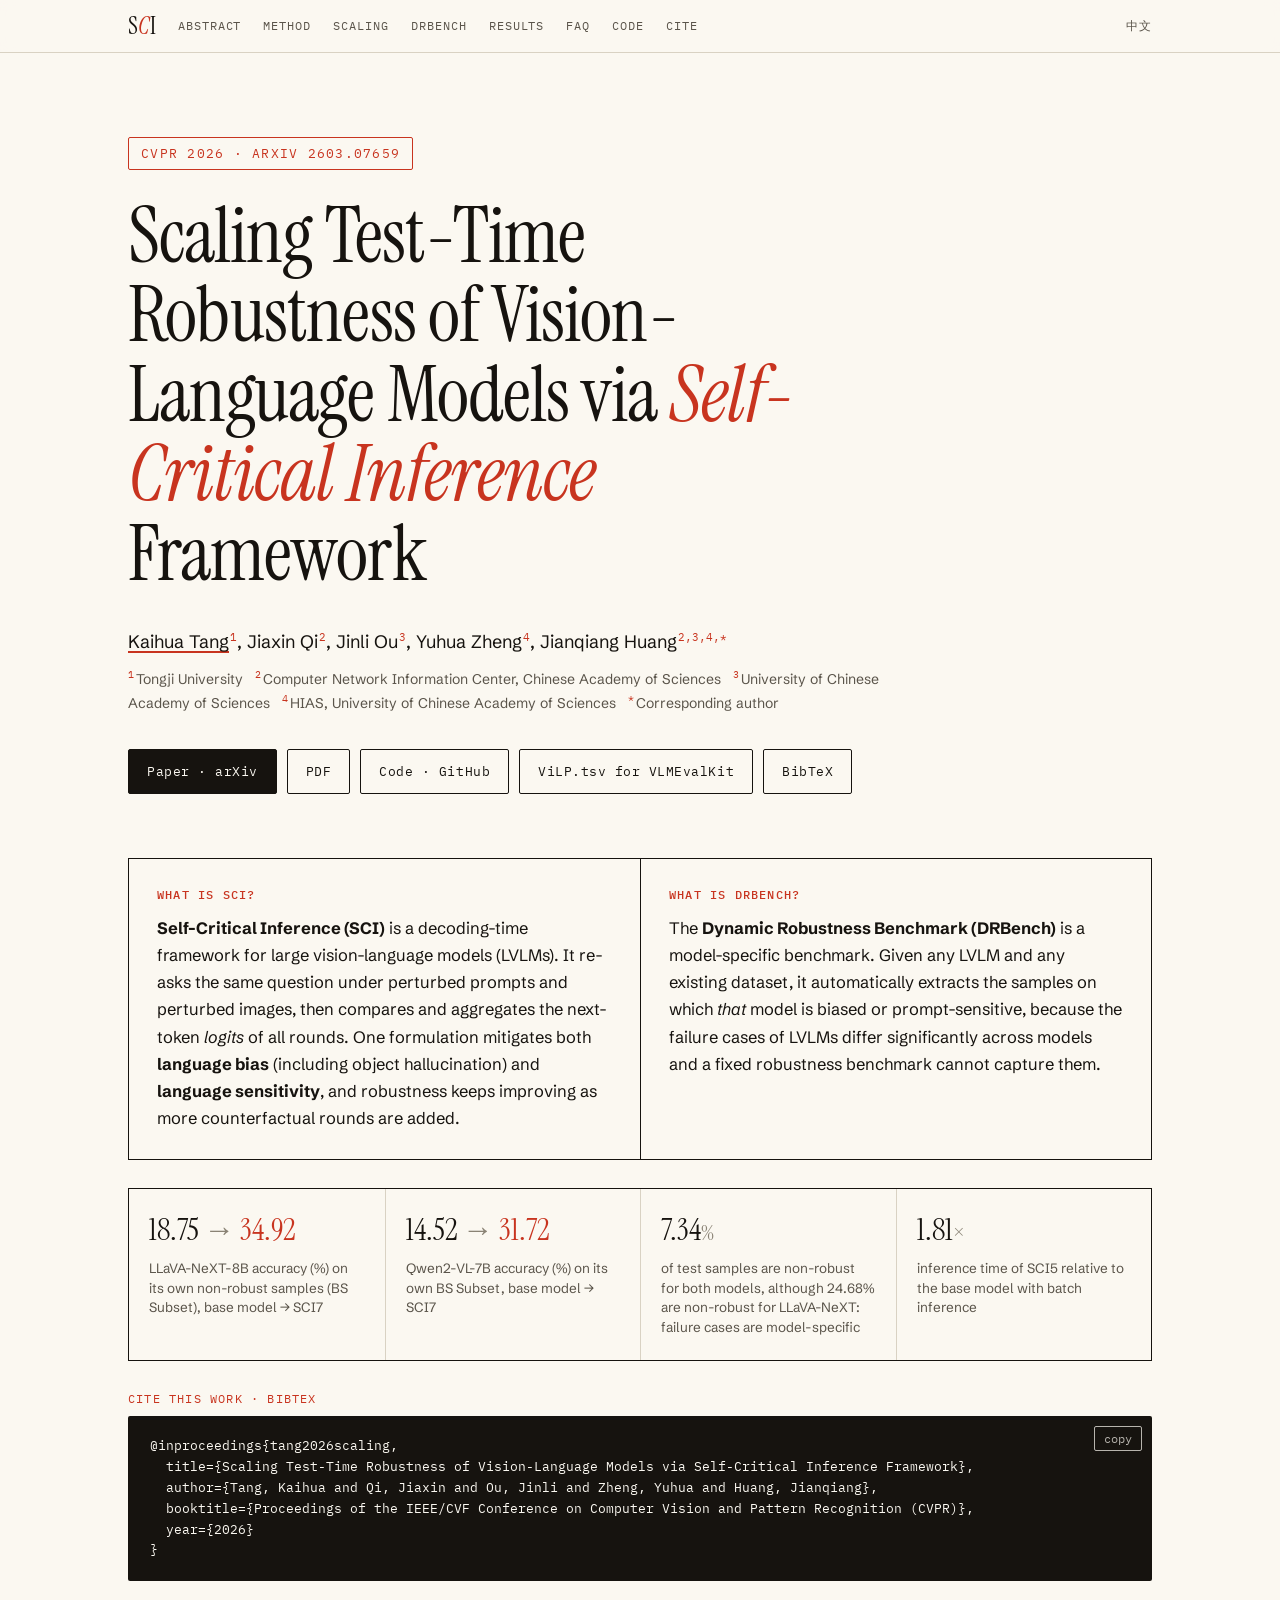
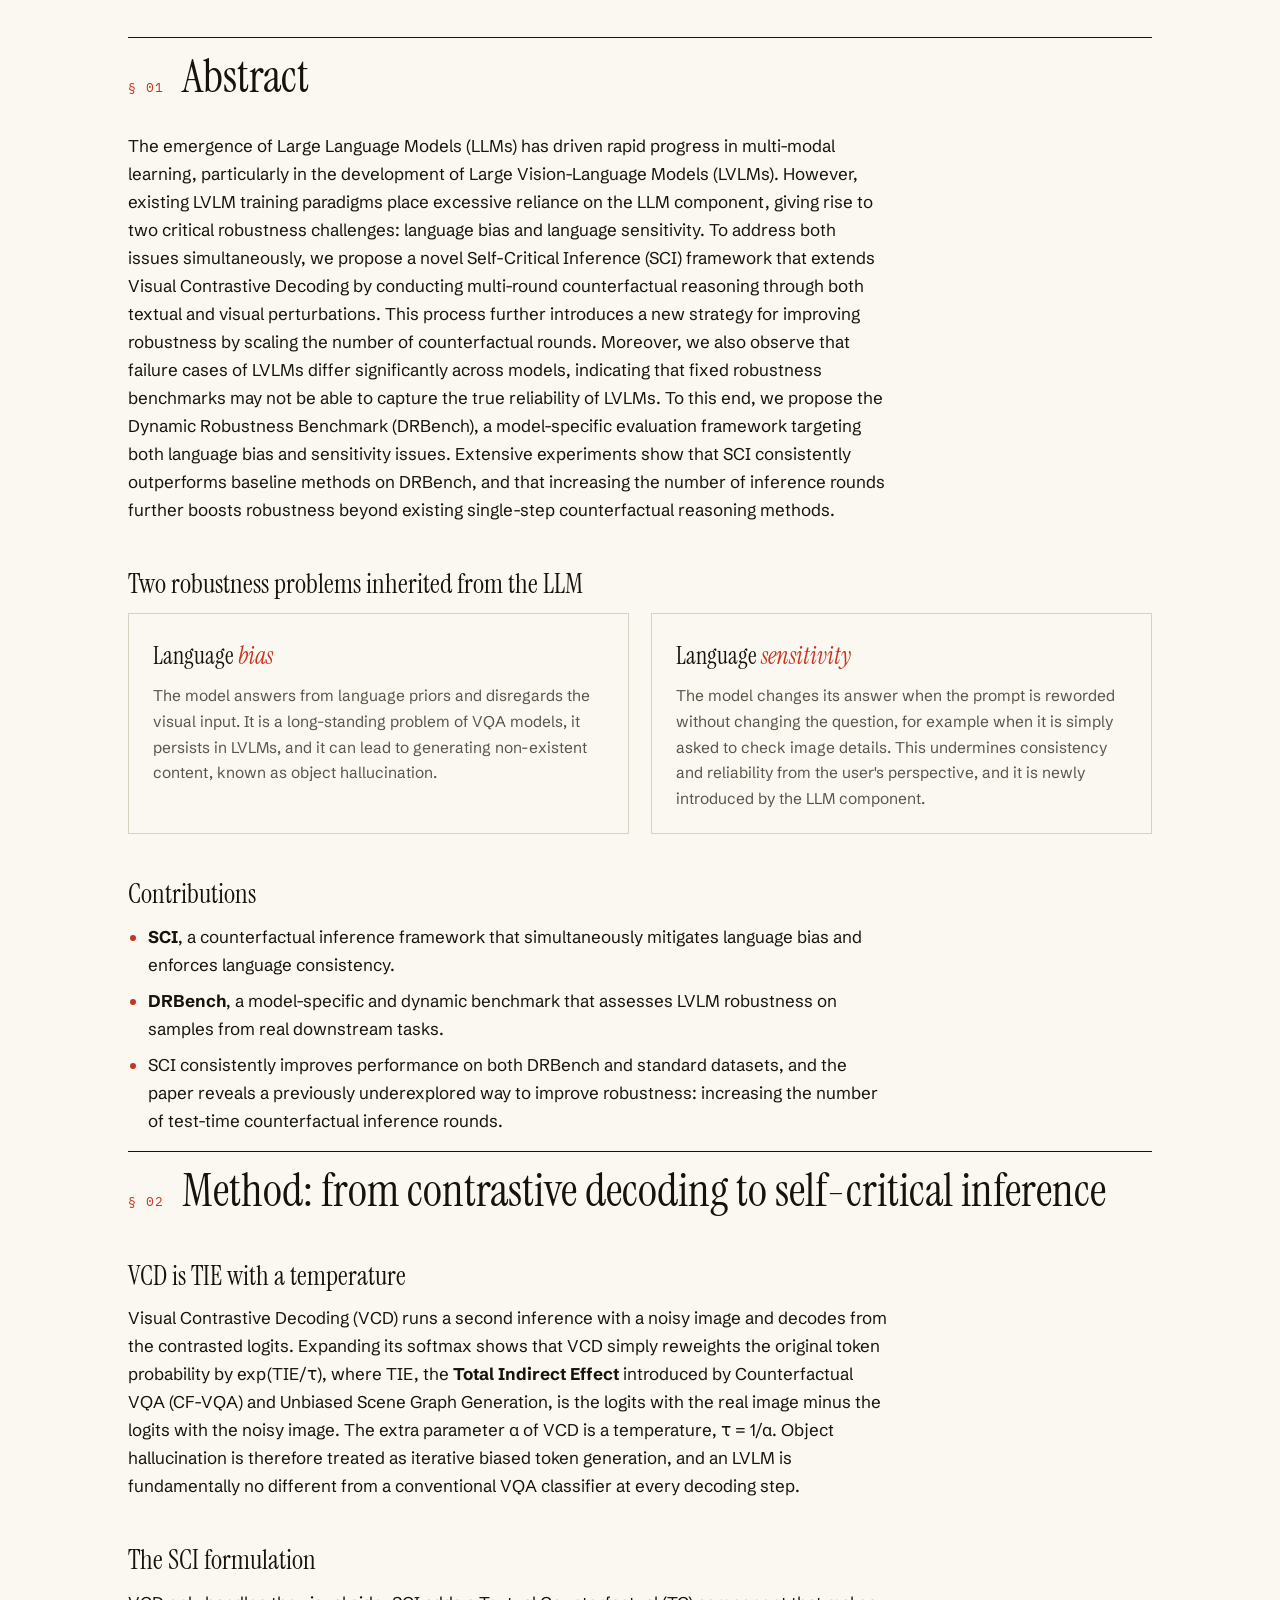
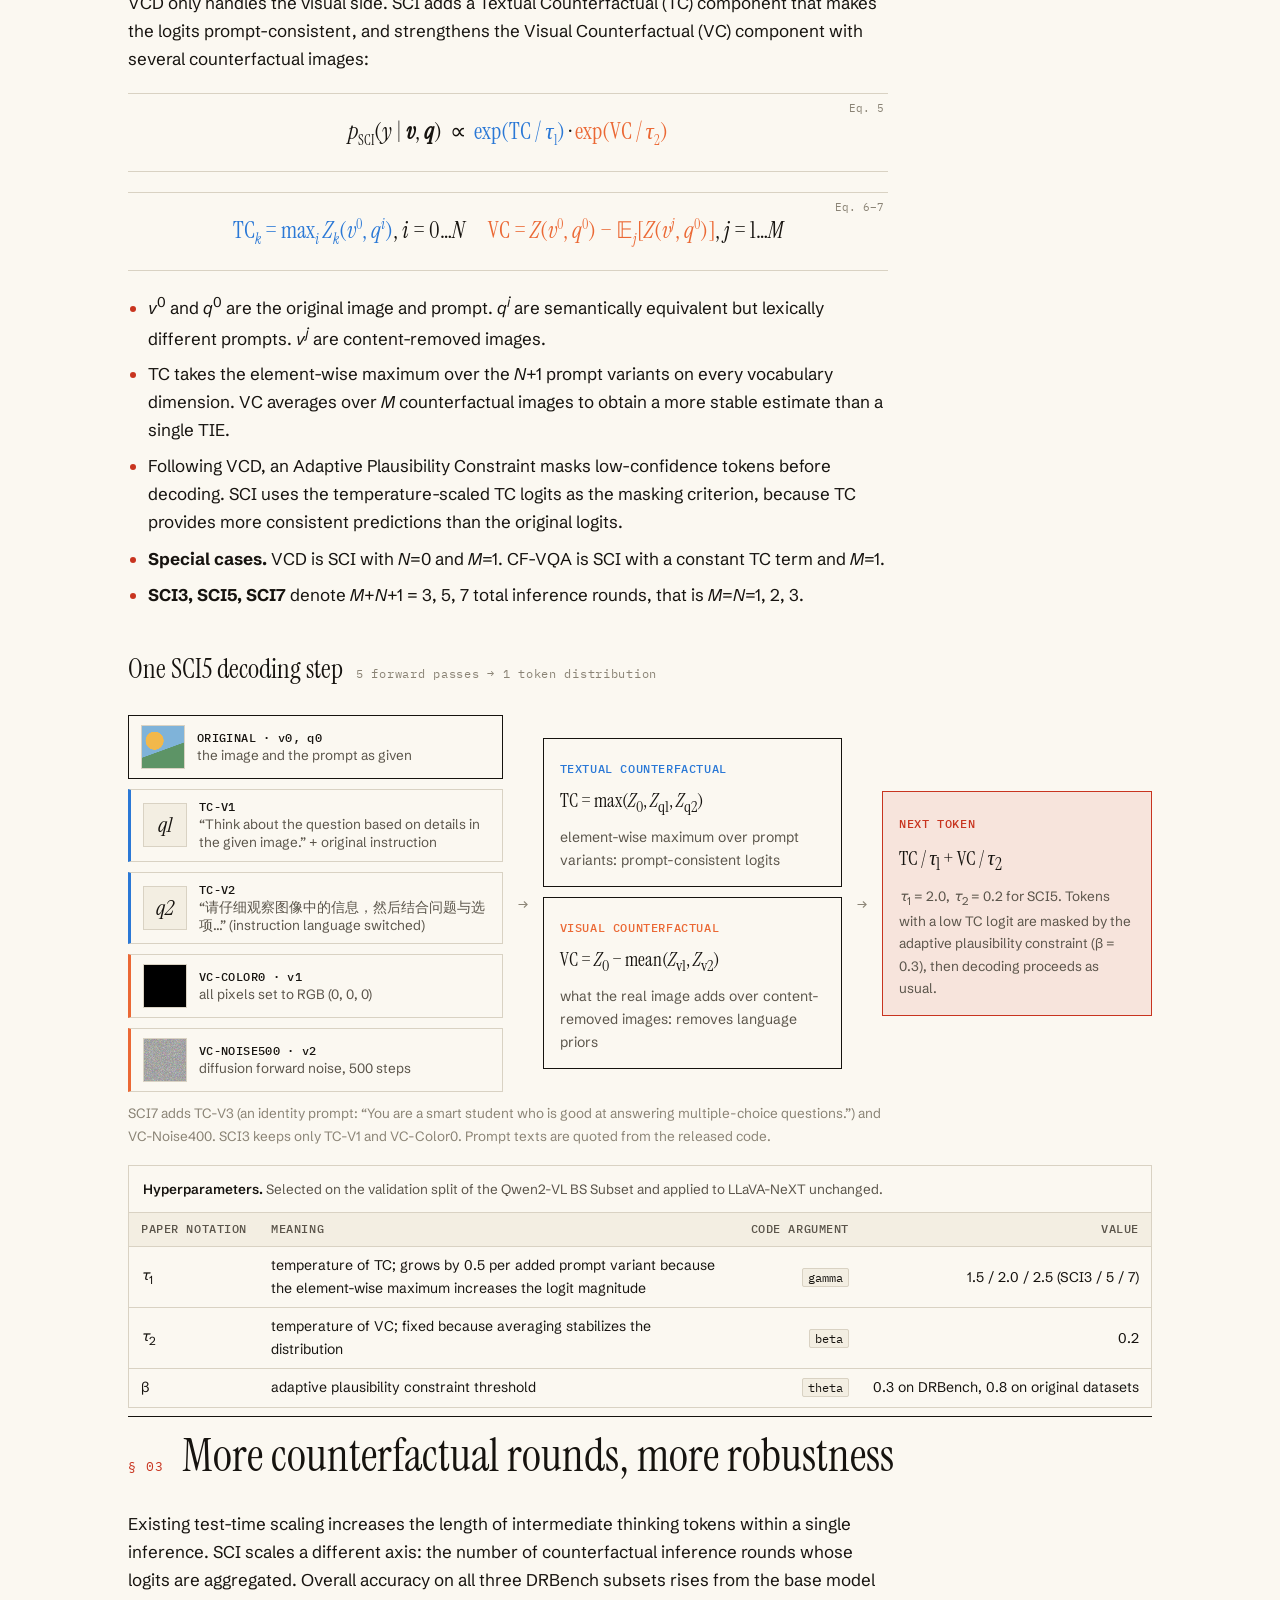
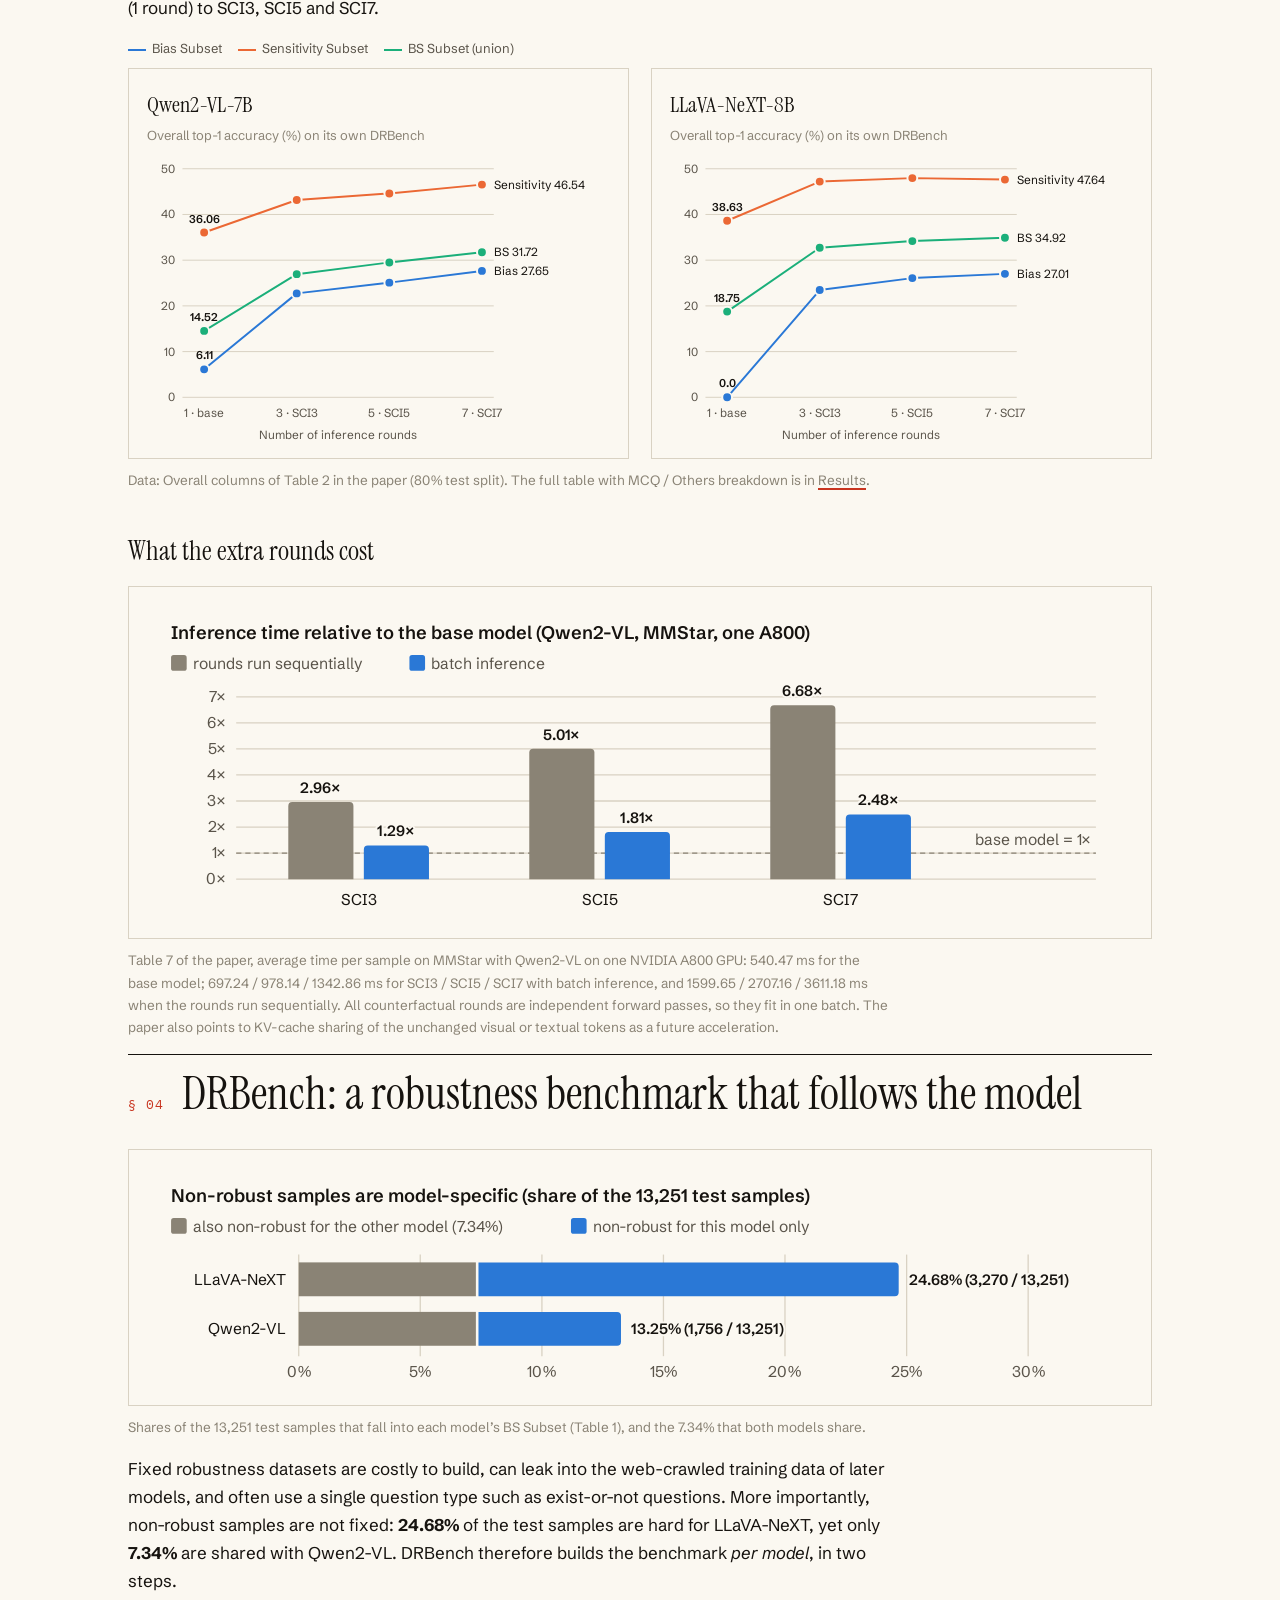
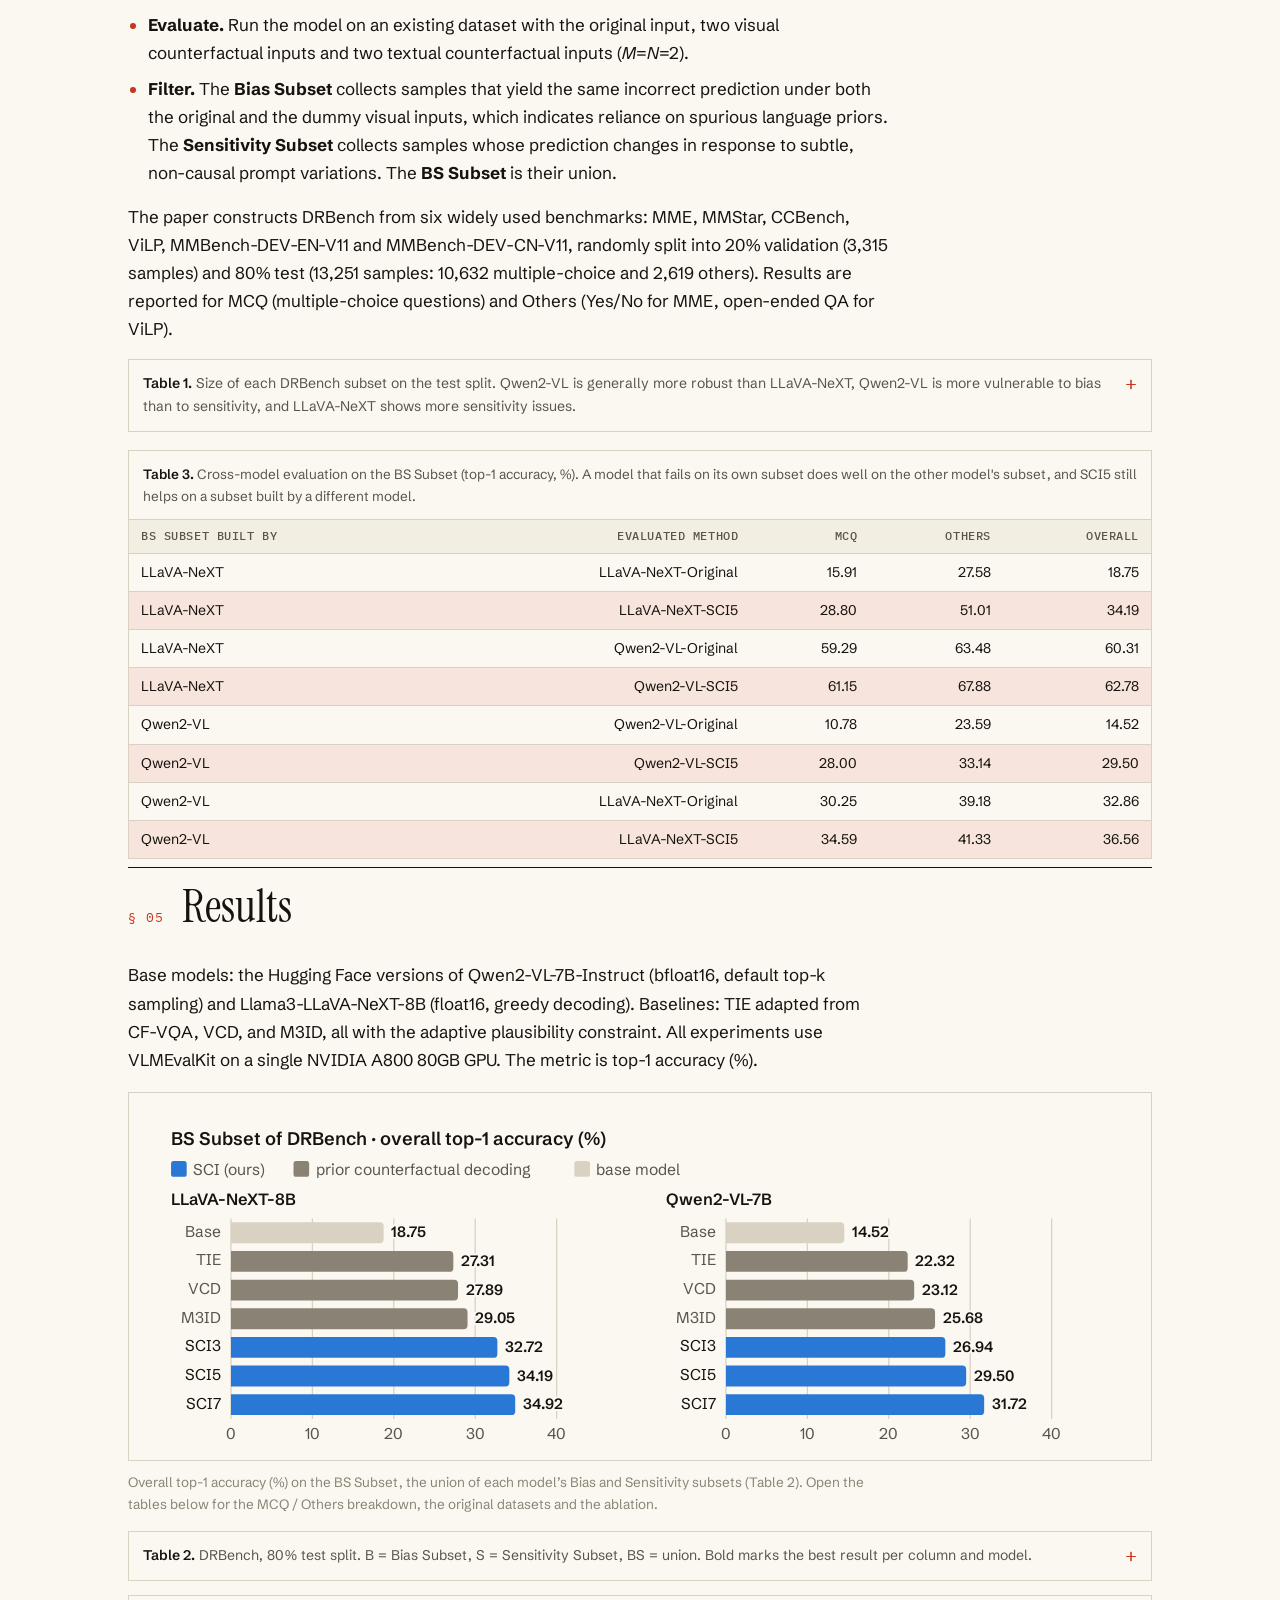
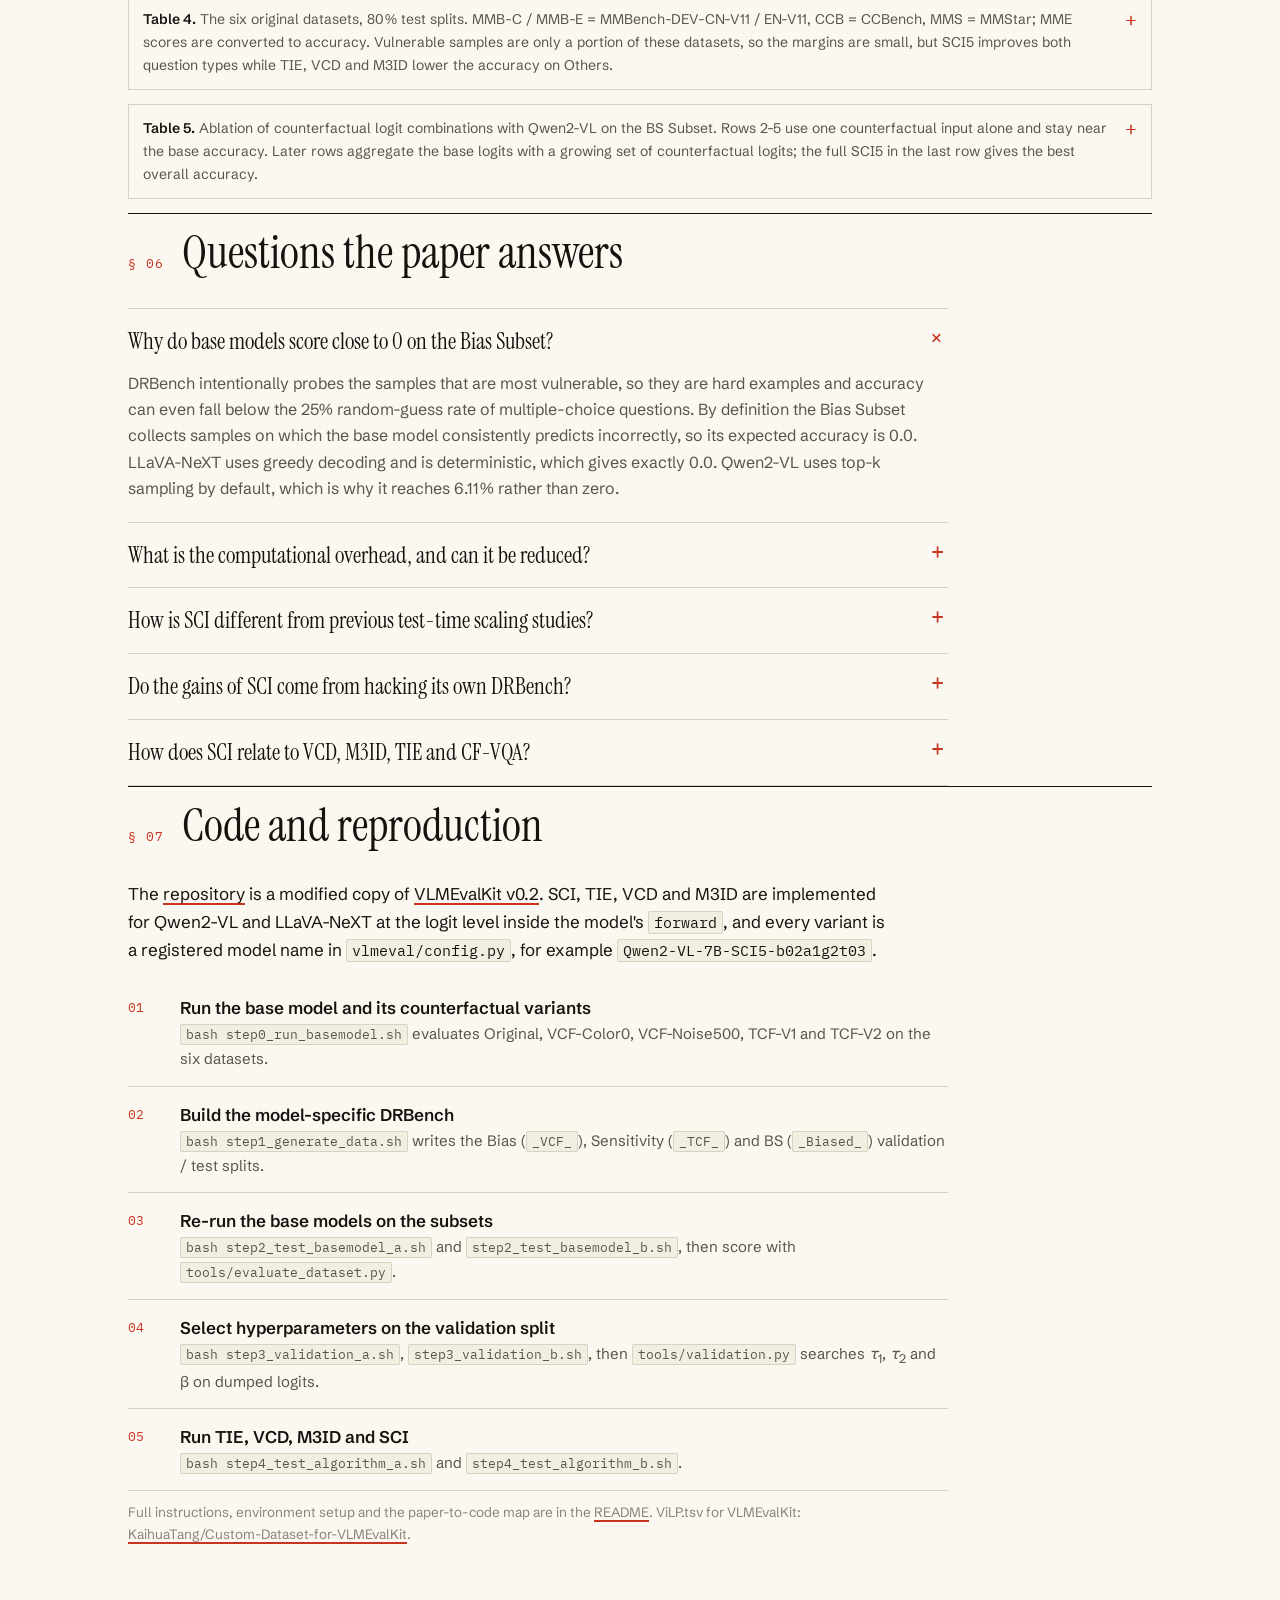
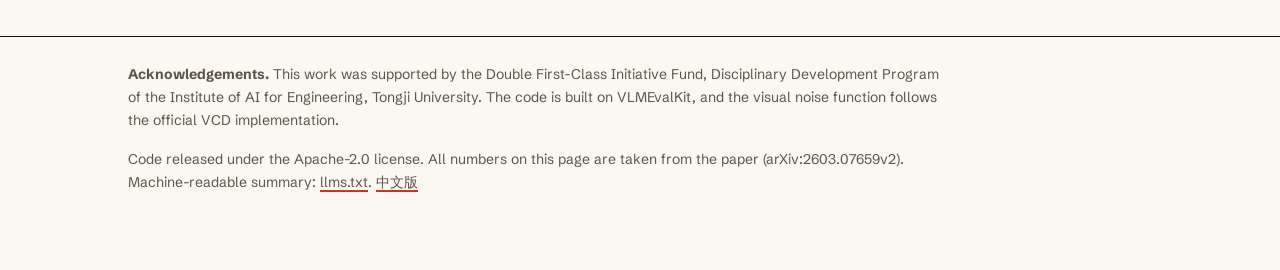
<file: site/index.html>
<!doctype html>
<html lang="en">
<head>
<meta charset="utf-8">
<meta name="viewport" content="width=device-width, initial-scale=1">
<title>Self-Critical Inference (SCI) &amp; DRBench: Scaling Test-Time Robustness of Vision-Language Models | CVPR 2026</title>
<meta name="description" content="Official project page of the CVPR 2026 paper. Self-Critical Inference (SCI) runs multi-round textual and visual counterfactual inference and aggregates logits to mitigate language bias, object hallucination and prompt sensitivity in large vision-language models. DRBench is a model-specific dynamic robustness benchmark.">
<meta name="keywords" content="Self-Critical Inference, SCI, DRBench, vision-language models, LVLM, robustness, language bias, language sensitivity, object hallucination, counterfactual inference, visual contrastive decoding, test-time scaling, CVPR 2026">
<meta name="author" content="Kaihua Tang, Jiaxin Qi, Jinli Ou, Yuhua Zheng, Jianqiang Huang">
<link rel="canonical" href="https://kaihuatang.github.io/Self-Critical-Inference-Framework/">
<link rel="alternate" hreflang="en" href="https://kaihuatang.github.io/Self-Critical-Inference-Framework/">
<link rel="alternate" hreflang="zh-CN" href="https://kaihuatang.github.io/Self-Critical-Inference-Framework/zh/">
<link rel="alternate" type="text/markdown" title="LLM-readable summary" href="llms.txt">

<!-- Google Scholar / Highwire Press -->
<meta name="citation_title" content="Scaling Test-Time Robustness of Vision-Language Models via Self-Critical Inference Framework">
<meta name="citation_author" content="Tang, Kaihua">
<meta name="citation_author" content="Qi, Jiaxin">
<meta name="citation_author" content="Ou, Jinli">
<meta name="citation_author" content="Zheng, Yuhua">
<meta name="citation_author" content="Huang, Jianqiang">
<meta name="citation_publication_date" content="2026/03/08">
<meta name="citation_conference_title" content="Proceedings of the IEEE/CVF Conference on Computer Vision and Pattern Recognition (CVPR)">
<meta name="citation_arxiv_id" content="2603.07659">
<meta name="citation_pdf_url" content="https://arxiv.org/pdf/2603.07659">
<meta name="citation_abstract_html_url" content="https://arxiv.org/abs/2603.07659">

<!-- Open Graph -->
<meta property="og:type" content="article">
<meta property="og:title" content="Self-Critical Inference (SCI) &amp; DRBench | CVPR 2026">
<meta property="og:description" content="Multi-round counterfactual inference that scales the test-time robustness of vision-language models, plus a model-specific Dynamic Robustness Benchmark.">
<meta property="og:url" content="https://kaihuatang.github.io/Self-Critical-Inference-Framework/">
<meta property="og:image" content="https://kaihuatang.github.io/Self-Critical-Inference-Framework/assets/sci-scaling-qwen2vl.png">
<meta name="twitter:card" content="summary_large_image">

<link rel="icon" href="data:image/svg+xml,%3Csvg xmlns='http://www.w3.org/2000/svg' viewBox='0 0 64 64'%3E%3Crect width='64' height='64' fill='%2316130f'/%3E%3Ctext x='32' y='46' font-family='Georgia,serif' font-style='italic' font-size='44' text-anchor='middle' fill='%23ff6b4f'%3ES%3C/text%3E%3C/svg%3E">
<link rel="preconnect" href="https://fonts.googleapis.com">
<link rel="preconnect" href="https://fonts.gstatic.com" crossorigin>
<link href="https://fonts.googleapis.com/css2?family=IBM+Plex+Mono:wght@400;500&family=Instrument+Serif:ital@0;1&family=Schibsted+Grotesk:wght@400;600;700&display=swap" rel="stylesheet">
<link rel="stylesheet" href="style.css">

<script type="application/ld+json">
{
  "@context": "https://schema.org",
  "@graph": [
    {
      "@type": "ScholarlyArticle",
      "@id": "https://arxiv.org/abs/2603.07659",
      "headline": "Scaling Test-Time Robustness of Vision-Language Models via Self-Critical Inference Framework",
      "name": "Scaling Test-Time Robustness of Vision-Language Models via Self-Critical Inference Framework",
      "author": [
        {"@type": "Person", "name": "Kaihua Tang", "affiliation": {"@type": "Organization", "name": "Tongji University"}, "url": "https://kaihuatang.github.io/"},
        {"@type": "Person", "name": "Jiaxin Qi", "affiliation": {"@type": "Organization", "name": "Computer Network Information Center, Chinese Academy of Sciences"}},
        {"@type": "Person", "name": "Jinli Ou", "affiliation": {"@type": "Organization", "name": "University of Chinese Academy of Sciences"}},
        {"@type": "Person", "name": "Yuhua Zheng", "affiliation": {"@type": "Organization", "name": "HIAS, University of Chinese Academy of Sciences"}},
        {"@type": "Person", "name": "Jianqiang Huang", "affiliation": {"@type": "Organization", "name": "Computer Network Information Center, Chinese Academy of Sciences"}}
      ],
      "datePublished": "2026-03-08",
      "dateModified": "2026-03-25",
      "inLanguage": "en",
      "isPartOf": {"@type": "PublicationIssue", "name": "Proceedings of the IEEE/CVF Conference on Computer Vision and Pattern Recognition (CVPR) 2026"},
      "url": "https://arxiv.org/abs/2603.07659",
      "sameAs": ["https://arxiv.org/pdf/2603.07659", "https://kaihuatang.github.io/Self-Critical-Inference-Framework/"],
      "identifier": {"@type": "PropertyValue", "propertyID": "arXiv", "value": "2603.07659"},
      "keywords": "large vision-language models, robustness, language bias, language sensitivity, object hallucination, counterfactual inference, visual contrastive decoding, test-time scaling, dynamic benchmark",
      "abstract": "The emergence of Large Language Models (LLMs) has driven rapid progress in multi-modal learning, particularly in the development of Large Vision-Language Models (LVLMs). However, existing LVLM training paradigms place excessive reliance on the LLM component, giving rise to two critical robustness challenges: language bias and language sensitivity. To address both issues simultaneously, we propose a novel Self-Critical Inference (SCI) framework that extends Visual Contrastive Decoding by conducting multi-round counterfactual reasoning through both textual and visual perturbations. This process further introduces a new strategy for improving robustness by scaling the number of counterfactual rounds. Moreover, we also observe that failure cases of LVLMs differ significantly across models, indicating that fixed robustness benchmarks may not be able to capture the true reliability of LVLMs. To this end, we propose the Dynamic Robustness Benchmark (DRBench), a model-specific evaluation framework targeting both language bias and sensitivity issues. Extensive experiments show that SCI consistently outperforms baseline methods on DRBench, and that increasing the number of inference rounds further boosts robustness beyond existing single-step counterfactual reasoning methods."
    },
    {
      "@type": "SoftwareSourceCode",
      "name": "Self-Critical-Inference-Framework",
      "description": "Official implementation of Self-Critical Inference (SCI) and the Dynamic Robustness Benchmark (DRBench), built on VLMEvalKit, with TIE, VCD and M3ID baselines for Qwen2-VL-7B and LLaVA-NeXT-8B.",
      "codeRepository": "https://github.com/KaihuaTang/Self-Critical-Inference-Framework",
      "programmingLanguage": "Python",
      "license": "https://www.apache.org/licenses/LICENSE-2.0",
      "citation": {"@id": "https://arxiv.org/abs/2603.07659"}
    },
    {
      "@type": "FAQPage",
      "mainEntity": [
        {"@type": "Question", "name": "What is Self-Critical Inference (SCI)?", "acceptedAnswer": {"@type": "Answer", "text": "SCI is an inference framework for large vision-language models. Besides the original input, it runs N textual counterfactual passes (semantically equivalent but lexically different prompts) and M visual counterfactual passes (content-removed images), then combines the next-token logits as p_SCI ∝ exp(TC/τ1)·exp(VC/τ2). TC is the element-wise maximum of logits over prompt variants and enforces prompt consistency; VC is the original logits minus the mean logits under counterfactual images and removes language bias."}},
        {"@type": "Question", "name": "How is SCI related to Visual Contrastive Decoding (VCD) and Counterfactual VQA?", "acceptedAnswer": {"@type": "Answer", "text": "The paper shows that VCD is equivalent to reweighting the original token probability by exp(TIE/τ), where TIE = Z(v,q) − Z(v*,q) is the Total Indirect Effect used in Counterfactual VQA and τ = 1/α. VCD is the special case of SCI with N=0 and M=1; CF-VQA is the special case with a constant textual term and M=1."}},
        {"@type": "Question", "name": "What is DRBench?", "acceptedAnswer": {"@type": "Answer", "text": "The Dynamic Robustness Benchmark (DRBench) is a model-specific benchmark. For a given LVLM it evaluates existing datasets under original and counterfactual inputs and extracts a Bias Subset (same incorrect prediction with the original and content-removed images), a Sensitivity Subset (prediction changes under equivalent prompts) and their union, the BS Subset. The paper builds it from MME, MMStar, CCBench, ViLP, MMBench-DEV-EN-V11 and MMBench-DEV-CN-V11."}},
        {"@type": "Question", "name": "Why do base models score close to 0 on the Bias Subset?", "acceptedAnswer": {"@type": "Answer", "text": "By definition the Bias Subset collects samples on which the base model consistently predicts incorrectly, so the expected accuracy is 0.0. LLaVA-NeXT uses greedy decoding and scores exactly 0.0. Qwen2-VL uses top-k sampling by default, so its accuracy is slightly above zero (6.11%)."}},
        {"@type": "Question", "name": "What is the computational overhead of SCI?", "acceptedAnswer": {"@type": "Answer", "text": "With batch inference, SCI3, SCI5 and SCI7 take about 1.29×, 1.81× and 2.48× the inference time of the base model (measured on MMStar with Qwen2-VL on one NVIDIA A800 GPU). Running the rounds sequentially costs 2.96×, 5.01× and 6.68×. The paper suggests KV-cache sharing of unchanged visual or textual tokens as a further acceleration."}},
        {"@type": "Question", "name": "How is SCI different from other test-time scaling methods?", "acceptedAnswer": {"@type": "Answer", "text": "Most test-time scaling work increases the length of intermediate thinking tokens within a single inference. SCI instead scales the number of counterfactual inference rounds and reasons over continuous logit distributions by comparison and aggregation, which carries richer information than the final predicted tokens."}},
        {"@type": "Question", "name": "Do SCI's gains come from overfitting to its own DRBench?", "acceptedAnswer": {"@type": "Answer", "text": "The paper tests this with cross-model evaluation. On the BS Subset constructed by LLaVA-NeXT, Qwen2-VL improves from 60.31% to 62.78% with SCI5; on the BS Subset constructed by Qwen2-VL, LLaVA-NeXT improves from 32.86% to 36.56%. The relative gains are smaller but consistent, which indicates generalization beyond the model-specific DRBench."}}
      ]
    }
  ]
}
</script>
</head>
<body>

<nav class="nav" aria-label="Sections">
  <div class="wrap">
    <a class="mark" href="#top">S<i>C</i>I</a>
    <a class="item" href="#abstract">Abstract</a>
    <a class="item" href="#method">Method</a>
    <a class="item" href="#scaling">Scaling</a>
    <a class="item" href="#drbench">DRBench</a>
    <a class="item" href="#results">Results</a>
    <a class="item" href="#faq">FAQ</a>
    <a class="item" href="#code">Code</a>
    <a class="item" href="#cite">Cite</a>
    <span class="sp"></span>
    <a class="item" href="zh/" hreflang="zh-CN" lang="zh-CN">中文</a>
  </div>
</nav>

<main id="top">
<header class="hero wrap">
  <div class="venue rise">CVPR 2026 · arXiv 2603.07659</div>
  <h1 class="rise d1">Scaling Test-Time Robustness of Vision-Language Models via <em>Self-Critical Inference</em> Framework</h1>
  <p class="authors rise d2">
    <span><a href="https://kaihuatang.github.io/">Kaihua Tang</a><sup>1</sup>,</span>
    <span>Jiaxin Qi<sup>2</sup>,</span>
    <span>Jinli Ou<sup>3</sup>,</span>
    <span>Yuhua Zheng<sup>4</sup>,</span>
    <span>Jianqiang Huang<sup>2,3,4,*</sup></span>
  </p>
  <p class="affil rise d2">
    <sup>1</sup>Tongji University &nbsp;
    <sup>2</sup>Computer Network Information Center, Chinese Academy of Sciences &nbsp;
    <sup>3</sup>University of Chinese Academy of Sciences &nbsp;
    <sup>4</sup>HIAS, University of Chinese Academy of Sciences &nbsp;
    <sup>*</sup>Corresponding author
  </p>
  <div class="cta rise d3">
    <a class="btn primary" href="https://arxiv.org/abs/2603.07659">Paper · arXiv</a>
    <a class="btn" href="https://arxiv.org/pdf/2603.07659">PDF</a>
    <a class="btn" href="https://github.com/KaihuaTang/Self-Critical-Inference-Framework">Code · GitHub</a>
    <a class="btn" href="https://github.com/KaihuaTang/Custom-Dataset-for-VLMEvalKit">ViLP.tsv for VLMEvalKit</a>
    <a class="btn" href="#cite">BibTeX</a>
  </div>

  <div class="lede rise d4">
    <div>
      <h2>What is SCI?</h2>
      <p><strong>Self-Critical Inference (SCI)</strong> is a decoding-time framework for large vision-language models (LVLMs). It re-asks the same question under perturbed prompts and perturbed images, then compares and aggregates the next-token <em>logits</em> of all rounds. One formulation mitigates both <strong>language bias</strong> (including object hallucination) and <strong>language sensitivity</strong>, and robustness keeps improving as more counterfactual rounds are added.</p>
    </div>
    <div>
      <h2>What is DRBench?</h2>
      <p>The <strong>Dynamic Robustness Benchmark (DRBench)</strong> is a model-specific benchmark. Given any LVLM and any existing dataset, it automatically extracts the samples on which <em>that</em> model is biased or prompt-sensitive, because the failure cases of LVLMs differ significantly across models and a fixed robustness benchmark cannot capture them.</p>
    </div>
  </div>

  <div class="stats glance rise d5" aria-label="Results at a glance">
    <div class="stat"><div class="n sm">18.75 <span>→</span> <em>34.92</em></div><p>LLaVA-NeXT-8B accuracy (%) on its own non-robust samples (BS Subset), base model → SCI7</p></div>
    <div class="stat"><div class="n sm">14.52 <span>→</span> <em>31.72</em></div><p>Qwen2-VL-7B accuracy (%) on its own BS Subset, base model → SCI7</p></div>
    <div class="stat"><div class="n sm">7.34<small>%</small></div><p>of test samples are non-robust for both models, although 24.68% are non-robust for LLaVA-NeXT: failure cases are model-specific</p></div>
    <div class="stat"><div class="n sm">1.81<small>×</small></div><p>inference time of SCI5 relative to the base model with batch inference</p></div>
  </div>

  <div class="topcite rise d5" id="cite">
    <p class="k">Cite this work · BibTeX</p>
    <pre id="bib"><button class="copy" data-copy="bib">copy</button>@inproceedings{tang2026scaling,
  title={Scaling Test-Time Robustness of Vision-Language Models via Self-Critical Inference Framework},
  author={Tang, Kaihua and Qi, Jiaxin and Ou, Jinli and Zheng, Yuhua and Huang, Jianqiang},
  booktitle={Proceedings of the IEEE/CVF Conference on Computer Vision and Pattern Recognition (CVPR)},
  year={2026}
}</pre>
  </div>
</header>

<!-- ============ ABSTRACT ============ -->
<section id="abstract" class="wrap">
  <div class="sec-head"><span class="no">§ 01</span><h2 class="title">Abstract</h2></div>
  <div class="prose">
    <p>The emergence of Large Language Models (LLMs) has driven rapid progress in multi-modal learning, particularly in the development of Large Vision-Language Models (LVLMs). However, existing LVLM training paradigms place excessive reliance on the LLM component, giving rise to two critical robustness challenges: language bias and language sensitivity. To address both issues simultaneously, we propose a novel Self-Critical Inference (SCI) framework that extends Visual Contrastive Decoding by conducting multi-round counterfactual reasoning through both textual and visual perturbations. This process further introduces a new strategy for improving robustness by scaling the number of counterfactual rounds. Moreover, we also observe that failure cases of LVLMs differ significantly across models, indicating that fixed robustness benchmarks may not be able to capture the true reliability of LVLMs. To this end, we propose the Dynamic Robustness Benchmark (DRBench), a model-specific evaluation framework targeting both language bias and sensitivity issues. Extensive experiments show that SCI consistently outperforms baseline methods on DRBench, and that increasing the number of inference rounds further boosts robustness beyond existing single-step counterfactual reasoning methods.</p>
  </div>

  <h3>Two robustness problems inherited from the LLM</h3>
  <div class="two">
    <div class="card">
      <h4>Language <i>bias</i></h4>
      <p>The model answers from language priors and disregards the visual input. It is a long-standing problem of VQA models, it persists in LVLMs, and it can lead to generating non-existent content, known as object hallucination.</p>
    </div>
    <div class="card">
      <h4>Language <i>sensitivity</i></h4>
      <p>The model changes its answer when the prompt is reworded without changing the question, for example when it is simply asked to check image details. This undermines consistency and reliability from the user's perspective, and it is newly introduced by the LLM component.</p>
    </div>
  </div>

  <h3>Contributions</h3>
  <div class="prose">
    <ul>
      <li><strong>SCI</strong>, a counterfactual inference framework that simultaneously mitigates language bias and enforces language consistency.</li>
      <li><strong>DRBench</strong>, a model-specific and dynamic benchmark that assesses LVLM robustness on samples from real downstream tasks.</li>
      <li>SCI consistently improves performance on both DRBench and standard datasets, and the paper reveals a previously underexplored way to improve robustness: increasing the number of test-time counterfactual inference rounds.</li>
    </ul>
  </div>
</section>

<!-- ============ METHOD ============ -->
<section id="method" class="wrap">
  <div class="sec-head"><span class="no">§ 02</span><h2 class="title">Method: from contrastive decoding to self-critical inference</h2></div>

  <h3>VCD is TIE with a temperature</h3>
  <div class="prose">
    <p>Visual Contrastive Decoding (VCD) runs a second inference with a noisy image and decodes from the contrasted logits. Expanding its softmax shows that VCD simply reweights the original token probability by exp(TIE/τ), where TIE, the <strong>Total Indirect Effect</strong> introduced by Counterfactual VQA (CF-VQA) and Unbiased Scene Graph Generation, is the logits with the real image minus the logits with the noisy image. The extra parameter α of VCD is a temperature, τ = 1/α. Object hallucination is therefore treated as iterative biased token generation, and an LVLM is fundamentally no different from a conventional VQA classifier at every decoding step.</p>
  </div>

  <h3>The SCI formulation</h3>
  <div class="prose">
    <p>VCD only handles the visual side. SCI adds a Textual Counterfactual (TC) component that makes the logits prompt-consistent, and strengthens the Visual Counterfactual (VC) component with several counterfactual images:</p>
  </div>
  <div class="eq"><span class="lbl">Eq. 5</span>
    <i>p</i><sub>SCI</sub>(<i>y</i> | <b><i>v</i></b>, <b><i>q</i></b>) &nbsp;∝&nbsp; <span class="tc">exp(TC / <i>τ</i><sub>1</sub>)</span> · <span class="vc">exp(VC / <i>τ</i><sub>2</sub>)</span>
  </div>
  <div class="eq"><span class="lbl">Eq. 6–7</span>
    <span class="tc">TC<sub><i>k</i></sub> = max<sub><i>i</i></sub> <i>Z</i><sub><i>k</i></sub>(<i>v</i><sup>0</sup>, <i>q</i><sup><i>i</i></sup>)</span>, <i>i</i> = 0…<i>N</i> &nbsp;&nbsp;&nbsp;&nbsp;
    <span class="vc">VC = <i>Z</i>(<i>v</i><sup>0</sup>, <i>q</i><sup>0</sup>) − 𝔼<sub><i>j</i></sub>[<i>Z</i>(<i>v</i><sup><i>j</i></sup>, <i>q</i><sup>0</sup>)]</span>, <i>j</i> = 1…<i>M</i>
  </div>
  <div class="prose">
    <ul>
      <li><i>v</i><sup>0</sup> and <i>q</i><sup>0</sup> are the original image and prompt. <i>q</i><sup><i>i</i></sup> are semantically equivalent but lexically different prompts. <i>v</i><sup><i>j</i></sup> are content-removed images.</li>
      <li>TC takes the element-wise maximum over the <i>N</i>+1 prompt variants on every vocabulary dimension. VC averages over <i>M</i> counterfactual images to obtain a more stable estimate than a single TIE.</li>
      <li>Following VCD, an Adaptive Plausibility Constraint masks low-confidence tokens before decoding. SCI uses the temperature-scaled TC logits as the masking criterion, because TC provides more consistent predictions than the original logits.</li>
      <li><strong>Special cases.</strong> VCD is SCI with <i>N</i>=0 and <i>M</i>=1. CF-VQA is SCI with a constant TC term and <i>M</i>=1.</li>
      <li><strong>SCI3, SCI5, SCI7</strong> denote <i>M</i>+<i>N</i>+1 = 3, 5, 7 total inference rounds, that is <i>M</i>=<i>N</i>=1, 2, 3.</li>
    </ul>
  </div>

  <h3>One SCI5 decoding step <small>5 forward passes → 1 token distribution</small></h3>
  <div class="rounds" role="img" aria-label="Diagram of SCI5: the original input, two textual counterfactual prompts and two visual counterfactual images produce five sets of logits. TC is the element-wise maximum over the original and textual counterfactual logits. VC is the original logits minus the mean of the visual counterfactual logits. The final distribution is proportional to exp(TC/tau1) times exp(VC/tau2).">
    <div class="col">
      <div class="pass orig"><div class="thumb img"></div><div><b>ORIGINAL · v0, q0</b><span>the image and the prompt as given</span></div></div>
      <div class="pass t"><div class="thumb txt">q1</div><div><b>TC-V1</b><span>“Think about the question based on details in the given image.” + original instruction</span></div></div>
      <div class="pass t"><div class="thumb txt">q2</div><div><b>TC-V2</b><span lang="zh-CN">“请仔细观察图像中的信息，然后结合问题与选项…” (instruction language switched)</span></div></div>
      <div class="pass v"><div class="thumb black"></div><div><b>VC-COLOR0 · v1</b><span>all pixels set to RGB (0, 0, 0)</span></div></div>
      <div class="pass v"><div class="thumb noise"></div><div><b>VC-NOISE500 · v2</b><span>diffusion forward noise, 500 steps</span></div></div>
    </div>
    <div class="arrow">→</div>
    <div class="col">
      <div class="agg t"><b>Textual counterfactual</b><span class="f">TC = max(<i>Z</i><sub>0</sub>, <i>Z</i><sub>q1</sub>, <i>Z</i><sub>q2</sub>)</span><p>element-wise maximum over prompt variants: prompt-consistent logits</p></div>
      <div class="agg v"><b>Visual counterfactual</b><span class="f">VC = <i>Z</i><sub>0</sub> − mean(<i>Z</i><sub>v1</sub>, <i>Z</i><sub>v2</sub>)</span><p>what the real image adds over content-removed images: removes language priors</p></div>
    </div>
    <div class="arrow">→</div>
    <div class="col">
      <div class="out"><b>Next token</b><span class="f">TC / <i>τ</i><sub>1</sub> + VC / <i>τ</i><sub>2</sub></span><p><i>τ</i><sub>1</sub> = 2.0, <i>τ</i><sub>2</sub> = 0.2 for SCI5. Tokens with a low TC logit are masked by the adaptive plausibility constraint (β = 0.3), then decoding proceeds as usual.</p></div>
    </div>
  </div>
  <p class="cap">SCI7 adds TC-V3 (an identity prompt: “You are a smart student who is good at answering multiple-choice questions.”) and VC-Noise400. SCI3 keeps only TC-V1 and VC-Color0. Prompt texts are quoted from the released code.</p>

  <div class="tbl">
    <table>
      <caption><b>Hyperparameters.</b> Selected on the validation split of the Qwen2-VL BS Subset and applied to LLaVA-NeXT unchanged.</caption>
      <thead><tr><th>Paper notation</th><th class="l">Meaning</th><th>Code argument</th><th>Value</th></tr></thead>
      <tbody>
        <tr><td><i>τ</i><sub>1</sub></td><td class="l">temperature of TC; grows by 0.5 per added prompt variant because the element-wise maximum increases the logit magnitude</td><td><code>gamma</code></td><td>1.5 / 2.0 / 2.5 (SCI3 / 5 / 7)</td></tr>
        <tr><td><i>τ</i><sub>2</sub></td><td class="l">temperature of VC; fixed because averaging stabilizes the distribution</td><td><code>beta</code></td><td>0.2</td></tr>
        <tr><td>β</td><td class="l">adaptive plausibility constraint threshold</td><td><code>theta</code></td><td>0.3 on DRBench, 0.8 on original datasets</td></tr>
      </tbody>
    </table>
  </div>
</section>

<!-- ============ SCALING ============ -->
<section id="scaling" class="wrap">
  <div class="sec-head"><span class="no">§ 03</span><h2 class="title">More counterfactual rounds, more robustness</h2></div>
  <div class="prose">
    <p>Existing test-time scaling increases the length of intermediate thinking tokens within a single inference. SCI scales a different axis: the number of counterfactual inference rounds whose logits are aggregated. Overall accuracy on all three DRBench subsets rises from the base model (1 round) to SCI3, SCI5 and SCI7.</p>
  </div>

  <div class="legend" aria-hidden="true">
    <span><i style="border-color:var(--s1)"></i>Bias Subset</span>
    <span><i style="border-color:var(--s2)"></i>Sensitivity Subset</span>
    <span><i style="border-color:var(--s3)"></i>BS Subset (union)</span>
  </div>
  <div class="charts">
    <figure class="chart" style="margin:0">
      <h4>Qwen2-VL-7B</h4>
      <p class="sub">Overall top-1 accuracy (%) on its own DRBench</p>
      <svg viewBox="0 0 470 300" role="img" aria-label="qwen overall accuracy versus number of SCI inference rounds" data-chart='{"x": ["1 · base", "3 · SCI3", "5 · SCI5", "7 · SCI7"], "series": [{"name": "Bias", "color": "var(--s1)", "v": [6.11, 22.74, 25.09, 27.65]}, {"name": "Sensitivity", "color": "var(--s2)", "v": [36.06, 43.16, 44.58, 46.54]}, {"name": "BS", "color": "var(--s3)", "v": [14.52, 26.94, 29.5, 31.72]}]}'><line class="grid" x1="36" x2="352" y1="248.0" y2="248.0"/><text x="28" y="252.0" text-anchor="end">0</text><line class="grid" x1="36" x2="352" y1="201.6" y2="201.6"/><text x="28" y="205.6" text-anchor="end">10</text><line class="grid" x1="36" x2="352" y1="155.2" y2="155.2"/><text x="28" y="159.2" text-anchor="end">20</text><line class="grid" x1="36" x2="352" y1="108.8" y2="108.8"/><text x="28" y="112.8" text-anchor="end">30</text><line class="grid" x1="36" x2="352" y1="62.4" y2="62.4"/><text x="28" y="66.4" text-anchor="end">40</text><line class="grid" x1="36" x2="352" y1="16.0" y2="16.0"/><text x="28" y="20.0" text-anchor="end">50</text><text x="58.0" y="268" text-anchor="middle">1 · base</text><text x="152.0" y="268" text-anchor="middle">3 · SCI3</text><text x="246.0" y="268" text-anchor="middle">5 · SCI5</text><text x="340.0" y="268" text-anchor="middle">7 · SCI7</text><text x="194.0" y="290" text-anchor="middle">Number of inference rounds</text><line class="cross" x1="0" x2="0" y1="16" y2="248"/><polyline class="line" stroke="var(--s1)" points="58.0,219.6 152.0,142.5 246.0,131.6 340.0,119.7"/><polyline class="line" stroke="var(--s2)" points="58.0,80.7 152.0,47.7 246.0,41.1 340.0,32.1"/><polyline class="line" stroke="var(--s3)" points="58.0,180.6 152.0,123.0 246.0,111.1 340.0,100.8"/><circle class="dot" cx="58.0" cy="219.6" r="5" fill="var(--s1)"/><circle class="dot" cx="152.0" cy="142.5" r="5" fill="var(--s1)"/><circle class="dot" cx="246.0" cy="131.6" r="5" fill="var(--s1)"/><circle class="dot" cx="340.0" cy="119.7" r="5" fill="var(--s1)"/><text class="v" x="58.0" y="209.6" text-anchor="middle">6.11</text><text class="name" x="352.0" y="123.7">Bias <tspan class="v">27.65</tspan></text><circle class="dot" cx="58.0" cy="80.7" r="5" fill="var(--s2)"/><circle class="dot" cx="152.0" cy="47.7" r="5" fill="var(--s2)"/><circle class="dot" cx="246.0" cy="41.1" r="5" fill="var(--s2)"/><circle class="dot" cx="340.0" cy="32.1" r="5" fill="var(--s2)"/><text class="v" x="58.0" y="70.7" text-anchor="middle">36.06</text><text class="name" x="352.0" y="36.1">Sensitivity <tspan class="v">46.54</tspan></text><circle class="dot" cx="58.0" cy="180.6" r="5" fill="var(--s3)"/><circle class="dot" cx="152.0" cy="123.0" r="5" fill="var(--s3)"/><circle class="dot" cx="246.0" cy="111.1" r="5" fill="var(--s3)"/><circle class="dot" cx="340.0" cy="100.8" r="5" fill="var(--s3)"/><text class="v" x="58.0" y="170.6" text-anchor="middle">14.52</text><text class="name" x="352.0" y="104.8">BS <tspan class="v">31.72</tspan></text><rect class="hit" data-i="0" x="11.0" y="16" width="94.0" height="232" fill="transparent"/><rect class="hit" data-i="1" x="105.0" y="16" width="94.0" height="232" fill="transparent"/><rect class="hit" data-i="2" x="199.0" y="16" width="94.0" height="232" fill="transparent"/><rect class="hit" data-i="3" x="293.0" y="16" width="94.0" height="232" fill="transparent"/></svg>
      <div class="tip"></div>
    </figure>
    <figure class="chart" style="margin:0">
      <h4>LLaVA-NeXT-8B</h4>
      <p class="sub">Overall top-1 accuracy (%) on its own DRBench</p>
      <svg viewBox="0 0 470 300" role="img" aria-label="llava overall accuracy versus number of SCI inference rounds" data-chart='{"x": ["1 · base", "3 · SCI3", "5 · SCI5", "7 · SCI7"], "series": [{"name": "Bias", "color": "var(--s1)", "v": [0.0, 23.48, 26.08, 27.01]}, {"name": "Sensitivity", "color": "var(--s2)", "v": [38.63, 47.2, 47.95, 47.64]}, {"name": "BS", "color": "var(--s3)", "v": [18.75, 32.72, 34.19, 34.92]}]}'><line class="grid" x1="36" x2="352" y1="248.0" y2="248.0"/><text x="28" y="252.0" text-anchor="end">0</text><line class="grid" x1="36" x2="352" y1="201.6" y2="201.6"/><text x="28" y="205.6" text-anchor="end">10</text><line class="grid" x1="36" x2="352" y1="155.2" y2="155.2"/><text x="28" y="159.2" text-anchor="end">20</text><line class="grid" x1="36" x2="352" y1="108.8" y2="108.8"/><text x="28" y="112.8" text-anchor="end">30</text><line class="grid" x1="36" x2="352" y1="62.4" y2="62.4"/><text x="28" y="66.4" text-anchor="end">40</text><line class="grid" x1="36" x2="352" y1="16.0" y2="16.0"/><text x="28" y="20.0" text-anchor="end">50</text><text x="58.0" y="268" text-anchor="middle">1 · base</text><text x="152.0" y="268" text-anchor="middle">3 · SCI3</text><text x="246.0" y="268" text-anchor="middle">5 · SCI5</text><text x="340.0" y="268" text-anchor="middle">7 · SCI7</text><text x="194.0" y="290" text-anchor="middle">Number of inference rounds</text><line class="cross" x1="0" x2="0" y1="16" y2="248"/><polyline class="line" stroke="var(--s1)" points="58.0,248.0 152.0,139.1 246.0,127.0 340.0,122.7"/><polyline class="line" stroke="var(--s2)" points="58.0,68.8 152.0,29.0 246.0,25.5 340.0,27.0"/><polyline class="line" stroke="var(--s3)" points="58.0,161.0 152.0,96.2 246.0,89.4 340.0,86.0"/><circle class="dot" cx="58.0" cy="248.0" r="5" fill="var(--s1)"/><circle class="dot" cx="152.0" cy="139.1" r="5" fill="var(--s1)"/><circle class="dot" cx="246.0" cy="127.0" r="5" fill="var(--s1)"/><circle class="dot" cx="340.0" cy="122.7" r="5" fill="var(--s1)"/><text class="v" x="58.0" y="238.0" text-anchor="middle">0.0</text><text class="name" x="352.0" y="126.7">Bias <tspan class="v">27.01</tspan></text><circle class="dot" cx="58.0" cy="68.8" r="5" fill="var(--s2)"/><circle class="dot" cx="152.0" cy="29.0" r="5" fill="var(--s2)"/><circle class="dot" cx="246.0" cy="25.5" r="5" fill="var(--s2)"/><circle class="dot" cx="340.0" cy="27.0" r="5" fill="var(--s2)"/><text class="v" x="58.0" y="58.8" text-anchor="middle">38.63</text><text class="name" x="352.0" y="31.0">Sensitivity <tspan class="v">47.64</tspan></text><circle class="dot" cx="58.0" cy="161.0" r="5" fill="var(--s3)"/><circle class="dot" cx="152.0" cy="96.2" r="5" fill="var(--s3)"/><circle class="dot" cx="246.0" cy="89.4" r="5" fill="var(--s3)"/><circle class="dot" cx="340.0" cy="86.0" r="5" fill="var(--s3)"/><text class="v" x="58.0" y="151.0" text-anchor="middle">18.75</text><text class="name" x="352.0" y="90.0">BS <tspan class="v">34.92</tspan></text><rect class="hit" data-i="0" x="11.0" y="16" width="94.0" height="232" fill="transparent"/><rect class="hit" data-i="1" x="105.0" y="16" width="94.0" height="232" fill="transparent"/><rect class="hit" data-i="2" x="199.0" y="16" width="94.0" height="232" fill="transparent"/><rect class="hit" data-i="3" x="293.0" y="16" width="94.0" height="232" fill="transparent"/></svg>
      <div class="tip"></div>
    </figure>
  </div>
  <p class="cap">Data: Overall columns of Table 2 in the paper (80% test split). The full table with MCQ / Others breakdown is in <a href="#results">Results</a>.</p>

  <h3>What the extra rounds cost</h3>
  <figure class="fig" style="margin-left:0;margin-right:0"><!--FIG:overhead--><svg class="pf-overhead" viewBox="0 0 760 250" role="img" aria-label="Inference time relative to the base model: SCI3 2.96x sequential and 1.29x with batch inference, SCI5 5.01x and 1.81x, SCI7 6.68x and 2.48x."><style>.pf-overhead text{font-family:inherit;font-size:12px;fill:var(--ink-2)}.pf-overhead .t{fill:var(--ink);font-size:14px;font-weight:600}.pf-overhead .v{fill:var(--ink);font-weight:600;font-size:11.5px;paint-order:stroke;stroke:var(--paper);stroke-width:3px;stroke-linejoin:round}.pf-overhead .nm{fill:var(--ink)}.pf-overhead .h{fill:var(--ink);font-weight:600;font-size:12.5px}.pf-overhead .m{font-family:var(--mono);font-size:11px;fill:var(--ink)}.pf-overhead .grid{stroke:var(--rule)}.pf-overhead .ax{stroke:var(--ink-3)}.pf-overhead .f1{fill:var(--s1)}.pf-overhead .f2{fill:var(--s2)}.pf-overhead .f3{fill:var(--s3)}.pf-overhead .s1{stroke:var(--s1)}.pf-overhead .s2{stroke:var(--s2)}.pf-overhead .s3{stroke:var(--s3)}.pf-overhead .fg{fill:var(--ink-3)}.pf-overhead .fl{fill:var(--rule)}.pf-overhead .ring{stroke:var(--paper);stroke-width:2}.pf-overhead .ln{fill:none;stroke-width:2;stroke-linejoin:round;stroke-linecap:round}.pf-overhead .box{fill:var(--paper);stroke:var(--rule)}.pf-overhead .boxk{fill:var(--paper);stroke:var(--ink);stroke-width:1.5}.pf-overhead .boxo{fill:var(--pen-soft);stroke:var(--pen);stroke-width:1.5}.pf-overhead .ar{stroke:var(--ink-3);stroke-width:1.5;fill:none}.pf-overhead .arh{fill:var(--ink-3)}</style><text x="20.0" y="28.0" class="t">Inference time relative to the base model (Qwen2-VL, MMStar, one A800)</text><rect class="fg" x="20" y="40" width="12" height="12" rx="2"/><text x="37.0" y="50.5">rounds run sequentially</text><rect class="f1" x="203" y="40" width="12" height="12" rx="2"/><text x="219.6" y="50.5">batch inference</text><line class="grid" x1="70" x2="730" y1="212.0" y2="212.0"/><text x="62.0" y="216.0" text-anchor="end">0×</text><line class="grid" x1="70" x2="730" y1="192.0" y2="192.0"/><text x="62.0" y="196.0" text-anchor="end">1×</text><line class="grid" x1="70" x2="730" y1="172.0" y2="172.0"/><text x="62.0" y="176.0" text-anchor="end">2×</text><line class="grid" x1="70" x2="730" y1="152.0" y2="152.0"/><text x="62.0" y="156.0" text-anchor="end">3×</text><line class="grid" x1="70" x2="730" y1="132.0" y2="132.0"/><text x="62.0" y="136.0" text-anchor="end">4×</text><line class="grid" x1="70" x2="730" y1="112.0" y2="112.0"/><text x="62.0" y="116.0" text-anchor="end">5×</text><line class="grid" x1="70" x2="730" y1="92.0" y2="92.0"/><text x="62.0" y="96.0" text-anchor="end">6×</text><line class="grid" x1="70" x2="730" y1="72.0" y2="72.0"/><text x="62.0" y="76.0" text-anchor="end">7×</text><line class="ax" stroke-dasharray="4 3" x1="70" x2="730" y1="192.0" y2="192.0"/><text x="726.0" y="186.0" text-anchor="end">base model = 1×</text><path class="fg" d="M110,212 v-56.2 a3,3 0 0 1 3,-3 h44 a3,3 0 0 1 3,3 v56.2 z"/><text x="135.0" y="145.8" class="v" text-anchor="middle">2.96×</text><path class="f1" d="M168,212 v-22.8 a3,3 0 0 1 3,-3 h44 a3,3 0 0 1 3,3 v22.8 z"/><text x="193.0" y="179.2" class="v" text-anchor="middle">1.29×</text><text x="164.0" y="232.0" class="nm" text-anchor="middle">SCI3</text><path class="fg" d="M295,212 v-97.2 a3,3 0 0 1 3,-3 h44 a3,3 0 0 1 3,3 v97.2 z"/><text x="320.0" y="104.8" class="v" text-anchor="middle">5.01×</text><path class="f1" d="M353,212 v-33.2 a3,3 0 0 1 3,-3 h44 a3,3 0 0 1 3,3 v33.2 z"/><text x="378.0" y="168.8" class="v" text-anchor="middle">1.81×</text><text x="349.0" y="232.0" class="nm" text-anchor="middle">SCI5</text><path class="fg" d="M480,212 v-130.6 a3,3 0 0 1 3,-3 h44 a3,3 0 0 1 3,3 v130.6 z"/><text x="505.0" y="71.4" class="v" text-anchor="middle">6.68×</text><path class="f1" d="M538,212 v-46.6 a3,3 0 0 1 3,-3 h44 a3,3 0 0 1 3,3 v46.6 z"/><text x="563.0" y="155.4" class="v" text-anchor="middle">2.48×</text><text x="534.0" y="232.0" class="nm" text-anchor="middle">SCI7</text></svg><!--/FIG:overhead--></figure>
  <p class="cap">Table 7 of the paper, average time per sample on MMStar with Qwen2-VL on one NVIDIA A800 GPU: 540.47 ms for the base model; 697.24 / 978.14 / 1342.86 ms for SCI3 / SCI5 / SCI7 with batch inference, and 1599.65 / 2707.16 / 3611.18 ms when the rounds run sequentially. All counterfactual rounds are independent forward passes, so they fit in one batch. The paper also points to KV-cache sharing of the unchanged visual or textual tokens as a future acceleration.</p>
</section>

<!-- ============ DRBENCH ============ -->
<section id="drbench" class="wrap">
  <div class="sec-head"><span class="no">§ 04</span><h2 class="title">DRBench: a robustness benchmark that follows the model</h2></div>
  <figure class="fig" style="margin-left:0;margin-right:0"><!--FIG:overlap--><svg class="pf-overlap" viewBox="0 0 760 176" role="img" aria-label="24.68% of the test samples are non-robust for LLaVA-NeXT and 13.25% for Qwen2-VL, but only 7.34% are shared between the two models."><style>.pf-overlap text{font-family:inherit;font-size:12px;fill:var(--ink-2)}.pf-overlap .t{fill:var(--ink);font-size:14px;font-weight:600}.pf-overlap .v{fill:var(--ink);font-weight:600;font-size:11.5px;paint-order:stroke;stroke:var(--paper);stroke-width:3px;stroke-linejoin:round}.pf-overlap .nm{fill:var(--ink)}.pf-overlap .h{fill:var(--ink);font-weight:600;font-size:12.5px}.pf-overlap .m{font-family:var(--mono);font-size:11px;fill:var(--ink)}.pf-overlap .grid{stroke:var(--rule)}.pf-overlap .ax{stroke:var(--ink-3)}.pf-overlap .f1{fill:var(--s1)}.pf-overlap .f2{fill:var(--s2)}.pf-overlap .f3{fill:var(--s3)}.pf-overlap .s1{stroke:var(--s1)}.pf-overlap .s2{stroke:var(--s2)}.pf-overlap .s3{stroke:var(--s3)}.pf-overlap .fg{fill:var(--ink-3)}.pf-overlap .fl{fill:var(--rule)}.pf-overlap .ring{stroke:var(--paper);stroke-width:2}.pf-overlap .ln{fill:none;stroke-width:2;stroke-linejoin:round;stroke-linecap:round}.pf-overlap .box{fill:var(--paper);stroke:var(--rule)}.pf-overlap .boxk{fill:var(--paper);stroke:var(--ink);stroke-width:1.5}.pf-overlap .boxo{fill:var(--pen-soft);stroke:var(--pen);stroke-width:1.5}.pf-overlap .ar{stroke:var(--ink-3);stroke-width:1.5;fill:none}.pf-overlap .arh{fill:var(--ink-3)}</style><text x="20.0" y="28.0" class="t">Non-robust samples are model-specific (share of the 13,251 test samples)</text><rect class="fg" x="20" y="40" width="12" height="12" rx="2"/><text x="37.0" y="50.5">also non-robust for the other model (7.34%)</text><rect class="f1" x="327" y="40" width="12" height="12" rx="2"/><text x="343.6" y="50.5">non-robust for this model only</text><line class="grid" x1="118.0" x2="118.0" y1="68" y2="146"/><text x="118.0" y="162.0" text-anchor="middle">0%</text><line class="grid" x1="211.3" x2="211.3" y1="68" y2="146"/><text x="211.3" y="162.0" text-anchor="middle">5%</text><line class="grid" x1="304.7" x2="304.7" y1="68" y2="146"/><text x="304.7" y="162.0" text-anchor="middle">10%</text><line class="grid" x1="398.0" x2="398.0" y1="68" y2="146"/><text x="398.0" y="162.0" text-anchor="middle">15%</text><line class="grid" x1="491.3" x2="491.3" y1="68" y2="146"/><text x="491.3" y="162.0" text-anchor="middle">20%</text><line class="grid" x1="584.7" x2="584.7" y1="68" y2="146"/><text x="584.7" y="162.0" text-anchor="middle">25%</text><line class="grid" x1="678.0" x2="678.0" y1="68" y2="146"/><text x="678.0" y="162.0" text-anchor="middle">30%</text><text x="108.0" y="91.0" class="nm" text-anchor="end">LLaVA-NeXT</text><rect class="fg" x="118" y="74" width="136.0" height="26"/><path class="f1" d="M256.0,74 h319.6 a3,3 0 0 1 3,3 v20 a3,3 0 0 1 -3,3 h-319.6 z"/><text x="586.6" y="91.0" class="v">24.68%  (3,270 / 13,251)</text><text x="108.0" y="129.0" class="nm" text-anchor="end">Qwen2-VL</text><rect class="fg" x="118" y="112" width="136.0" height="26"/><path class="f1" d="M256.0,112 h106.4 a3,3 0 0 1 3,3 v20 a3,3 0 0 1 -3,3 h-106.4 z"/><text x="373.4" y="129.0" class="v">13.25%  (1,756 / 13,251)</text></svg><!--/FIG:overlap--></figure>
  <p class="cap">Shares of the 13,251 test samples that fall into each model’s BS Subset (Table 1), and the 7.34% that both models share.</p>
  <div class="prose">
    <p>Fixed robustness datasets are costly to build, can leak into the web-crawled training data of later models, and often use a single question type such as exist-or-not questions. More importantly, non-robust samples are not fixed: <strong>24.68%</strong> of the test samples are hard for LLaVA-NeXT, yet only <strong>7.34%</strong> are shared with Qwen2-VL. DRBench therefore builds the benchmark <em>per model</em>, in two steps.</p>
    <ul>
      <li><strong>Evaluate.</strong> Run the model on an existing dataset with the original input, two visual counterfactual inputs and two textual counterfactual inputs (<i>M</i>=<i>N</i>=2).</li>
      <li><strong>Filter.</strong> The <strong>Bias Subset</strong> collects samples that yield the same incorrect prediction under both the original and the dummy visual inputs, which indicates reliance on spurious language priors. The <strong>Sensitivity Subset</strong> collects samples whose prediction changes in response to subtle, non-causal prompt variations. The <strong>BS Subset</strong> is their union.</li>
    </ul>
    <p>The paper constructs DRBench from six widely used benchmarks: MME, MMStar, CCBench, ViLP, MMBench-DEV-EN-V11 and MMBench-DEV-CN-V11, randomly split into 20% validation (3,315 samples) and 80% test (13,251 samples: 10,632 multiple-choice and 2,619 others). Results are reported for MCQ (multiple-choice questions) and Others (Yes/No for MME, open-ended QA for ViLP).</p>
  </div>

  <details class="fold"><summary><b>Table 1.</b> Size of each DRBench subset on the test split. Qwen2-VL is generally more robust than LLaVA-NeXT, Qwen2-VL is more vulnerable to bias than to sensitivity, and LLaVA-NeXT shows more sensitivity issues.</summary>
    <div class="tbl"><table>
      <thead><tr><th>Construction model</th><th>B Subset</th><th>S Subset</th><th>BS Subset</th><th>Overlap</th></tr></thead>
      <tbody>
        <tr><td>LLaVA-NeXT (MCQ)</td><td>1810</td><td>1005</td><td>2476</td><td>339</td></tr>
        <tr><td>LLaVA-NeXT (Others)</td><td>345</td><td>582</td><td>794</td><td>133</td></tr>
        <tr><td>LLaVA-NeXT (Overall)</td><td>2155</td><td>1587</td><td>3270</td><td>472</td></tr>
        <tr class="sep"><td>Qwen2-VL (MCQ)</td><td>1080</td><td>252</td><td>1243</td><td>89</td></tr>
        <tr><td>Qwen2-VL (Others)</td><td>327</td><td>311</td><td>513</td><td>125</td></tr>
        <tr><td>Qwen2-VL (Overall)</td><td>1407</td><td>563</td><td>1756</td><td>214</td></tr>
      </tbody>
    </table></div>
  </details>

  <div class="tbl">
    <table>
      <caption><b>Table 3.</b> Cross-model evaluation on the BS Subset (top-1 accuracy, %). A model that fails on its own subset does well on the other model's subset, and SCI5 still helps on a subset built by a different model.</caption>
      <thead><tr><th>BS Subset built by</th><th>Evaluated method</th><th>MCQ</th><th>Others</th><th>Overall</th></tr></thead>
      <tbody>
        <tr><td>LLaVA-NeXT</td><td>LLaVA-NeXT-Original</td><td>15.91</td><td>27.58</td><td>18.75</td></tr>
        <tr class="ours"><td>LLaVA-NeXT</td><td>LLaVA-NeXT-SCI5</td><td>28.80</td><td>51.01</td><td>34.19</td></tr>
        <tr><td>LLaVA-NeXT</td><td>Qwen2-VL-Original</td><td>59.29</td><td>63.48</td><td>60.31</td></tr>
        <tr class="ours"><td>LLaVA-NeXT</td><td>Qwen2-VL-SCI5</td><td>61.15</td><td>67.88</td><td>62.78</td></tr>
        <tr class="sep"><td>Qwen2-VL</td><td>Qwen2-VL-Original</td><td>10.78</td><td>23.59</td><td>14.52</td></tr>
        <tr class="ours"><td>Qwen2-VL</td><td>Qwen2-VL-SCI5</td><td>28.00</td><td>33.14</td><td>29.50</td></tr>
        <tr><td>Qwen2-VL</td><td>LLaVA-NeXT-Original</td><td>30.25</td><td>39.18</td><td>32.86</td></tr>
        <tr class="ours"><td>Qwen2-VL</td><td>LLaVA-NeXT-SCI5</td><td>34.59</td><td>41.33</td><td>36.56</td></tr>
      </tbody>
    </table>
  </div>
</section>

<!-- ============ RESULTS ============ -->
<section id="results" class="wrap">
  <div class="sec-head"><span class="no">§ 05</span><h2 class="title">Results</h2></div>
  <div class="prose">
    <p>Base models: the Hugging Face versions of Qwen2-VL-7B-Instruct (bfloat16, default top-k sampling) and Llama3-LLaVA-NeXT-8B (float16, greedy decoding). Baselines: TIE adapted from CF-VQA, VCD, and M3ID, all with the adaptive plausibility constraint. All experiments use VLMEvalKit on a single NVIDIA A800 80GB GPU. The metric is top-1 accuracy (%).</p>
  </div>

  <figure class="fig" style="margin-left:0;margin-right:0"><!--FIG:methods--><svg class="pf-methods" viewBox="0 0 760 262" role="img" aria-label="Bar chart of overall accuracy on the BS Subset for the base model, TIE, VCD, M3ID, SCI3, SCI5 and SCI7, for LLaVA-NeXT-8B and Qwen2-VL-7B."><style>.pf-methods text{font-family:inherit;font-size:12px;fill:var(--ink-2)}.pf-methods .t{fill:var(--ink);font-size:14px;font-weight:600}.pf-methods .v{fill:var(--ink);font-weight:600;font-size:11.5px;paint-order:stroke;stroke:var(--paper);stroke-width:3px;stroke-linejoin:round}.pf-methods .nm{fill:var(--ink)}.pf-methods .h{fill:var(--ink);font-weight:600;font-size:12.5px}.pf-methods .m{font-family:var(--mono);font-size:11px;fill:var(--ink)}.pf-methods .grid{stroke:var(--rule)}.pf-methods .ax{stroke:var(--ink-3)}.pf-methods .f1{fill:var(--s1)}.pf-methods .f2{fill:var(--s2)}.pf-methods .f3{fill:var(--s3)}.pf-methods .s1{stroke:var(--s1)}.pf-methods .s2{stroke:var(--s2)}.pf-methods .s3{stroke:var(--s3)}.pf-methods .fg{fill:var(--ink-3)}.pf-methods .fl{fill:var(--rule)}.pf-methods .ring{stroke:var(--paper);stroke-width:2}.pf-methods .ln{fill:none;stroke-width:2;stroke-linejoin:round;stroke-linecap:round}.pf-methods .box{fill:var(--paper);stroke:var(--rule)}.pf-methods .boxk{fill:var(--paper);stroke:var(--ink);stroke-width:1.5}.pf-methods .boxo{fill:var(--pen-soft);stroke:var(--pen);stroke-width:1.5}.pf-methods .ar{stroke:var(--ink-3);stroke-width:1.5;fill:none}.pf-methods .arh{fill:var(--ink-3)}</style><text x="20.0" y="28.0" class="t">BS Subset of DRBench · overall top-1 accuracy (%)</text><rect class="f1" x="20" y="40" width="12" height="12" rx="2"/><text x="37.0" y="50.5">SCI (ours)</text><rect class="fg" x="114.0" y="40" width="12" height="12" rx="2"/><text x="131.0" y="50.5">prior counterfactual decoding</text><rect class="fl" x="329.6" y="40" width="12" height="12" rx="2"/><text x="346.6" y="50.5">base model</text><text x="20.0" y="74.0" class="h">LLaVA-NeXT-8B</text><line class="grid" x1="66.0" x2="66.0" y1="84" y2="238"/><text x="66.0" y="253.0" text-anchor="middle">0</text><line class="grid" x1="128.5" x2="128.5" y1="84" y2="238"/><text x="128.5" y="253.0" text-anchor="middle">10</text><line class="grid" x1="191.0" x2="191.0" y1="84" y2="238"/><text x="191.0" y="253.0" text-anchor="middle">20</text><line class="grid" x1="253.5" x2="253.5" y1="84" y2="238"/><text x="253.5" y="253.0" text-anchor="middle">30</text><line class="grid" x1="316.0" x2="316.0" y1="84" y2="238"/><text x="316.0" y="253.0" text-anchor="middle">40</text><text x="58.0" y="98.0" text-anchor="end">Base</text><path class="fl" d="M66,87 h114.2 a3,3 0 0 1 3,3 v10 a3,3 0 0 1 -3,3 h-114.2 z"/><text x="189.2" y="98.5" class="v">18.75</text><text x="58.0" y="120.0" text-anchor="end">TIE</text><path class="fg" d="M66,109 h167.7 a3,3 0 0 1 3,3 v10 a3,3 0 0 1 -3,3 h-167.7 z"/><text x="242.7" y="120.5" class="v">27.31</text><text x="58.0" y="142.0" text-anchor="end">VCD</text><path class="fg" d="M66,131 h171.3 a3,3 0 0 1 3,3 v10 a3,3 0 0 1 -3,3 h-171.3 z"/><text x="246.3" y="142.5" class="v">27.89</text><text x="58.0" y="164.0" text-anchor="end">M3ID</text><path class="fg" d="M66,153 h178.6 a3,3 0 0 1 3,3 v10 a3,3 0 0 1 -3,3 h-178.6 z"/><text x="253.6" y="164.5" class="v">29.05</text><text x="58.0" y="186.0" class="nm" text-anchor="end">SCI3</text><path class="f1" d="M66,175 h201.5 a3,3 0 0 1 3,3 v10 a3,3 0 0 1 -3,3 h-201.5 z"/><text x="276.5" y="186.5" class="v">32.72</text><text x="58.0" y="208.0" class="nm" text-anchor="end">SCI5</text><path class="f1" d="M66,197 h210.7 a3,3 0 0 1 3,3 v10 a3,3 0 0 1 -3,3 h-210.7 z"/><text x="285.7" y="208.5" class="v">34.19</text><text x="58.0" y="230.0" class="nm" text-anchor="end">SCI7</text><path class="f1" d="M66,219 h215.2 a3,3 0 0 1 3,3 v10 a3,3 0 0 1 -3,3 h-215.2 z"/><text x="290.2" y="230.5" class="v">34.92</text><text x="400.0" y="74.0" class="h">Qwen2-VL-7B</text><line class="grid" x1="446.0" x2="446.0" y1="84" y2="238"/><text x="446.0" y="253.0" text-anchor="middle">0</text><line class="grid" x1="508.5" x2="508.5" y1="84" y2="238"/><text x="508.5" y="253.0" text-anchor="middle">10</text><line class="grid" x1="571.0" x2="571.0" y1="84" y2="238"/><text x="571.0" y="253.0" text-anchor="middle">20</text><line class="grid" x1="633.5" x2="633.5" y1="84" y2="238"/><text x="633.5" y="253.0" text-anchor="middle">30</text><line class="grid" x1="696.0" x2="696.0" y1="84" y2="238"/><text x="696.0" y="253.0" text-anchor="middle">40</text><text x="438.0" y="98.0" text-anchor="end">Base</text><path class="fl" d="M446,87 h87.8 a3,3 0 0 1 3,3 v10 a3,3 0 0 1 -3,3 h-87.8 z"/><text x="542.8" y="98.5" class="v">14.52</text><text x="438.0" y="120.0" text-anchor="end">TIE</text><path class="fg" d="M446,109 h136.5 a3,3 0 0 1 3,3 v10 a3,3 0 0 1 -3,3 h-136.5 z"/><text x="591.5" y="120.5" class="v">22.32</text><text x="438.0" y="142.0" text-anchor="end">VCD</text><path class="fg" d="M446,131 h141.5 a3,3 0 0 1 3,3 v10 a3,3 0 0 1 -3,3 h-141.5 z"/><text x="596.5" y="142.5" class="v">23.12</text><text x="438.0" y="164.0" text-anchor="end">M3ID</text><path class="fg" d="M446,153 h157.5 a3,3 0 0 1 3,3 v10 a3,3 0 0 1 -3,3 h-157.5 z"/><text x="612.5" y="164.5" class="v">25.68</text><text x="438.0" y="186.0" class="nm" text-anchor="end">SCI3</text><path class="f1" d="M446,175 h165.4 a3,3 0 0 1 3,3 v10 a3,3 0 0 1 -3,3 h-165.4 z"/><text x="620.4" y="186.5" class="v">26.94</text><text x="438.0" y="208.0" class="nm" text-anchor="end">SCI5</text><path class="f1" d="M446,197 h181.4 a3,3 0 0 1 3,3 v10 a3,3 0 0 1 -3,3 h-181.4 z"/><text x="636.4" y="208.5" class="v">29.50</text><text x="438.0" y="230.0" class="nm" text-anchor="end">SCI7</text><path class="f1" d="M446,219 h195.2 a3,3 0 0 1 3,3 v10 a3,3 0 0 1 -3,3 h-195.2 z"/><text x="650.2" y="230.5" class="v">31.72</text></svg><!--/FIG:methods--></figure>
  <p class="cap">Overall top-1 accuracy (%) on the BS Subset, the union of each model’s Bias and Sensitivity subsets (Table 2). Open the tables below for the MCQ / Others breakdown, the original datasets and the ablation.</p>

  <details class="fold"><summary><b>Table 2.</b> DRBench, 80% test split. B = Bias Subset, S = Sensitivity Subset, BS = union. Bold marks the best result per column and model.</summary>
    <div class="tbl"><table>
      <thead>
        <tr class="grp"><th></th><th colspan="3">B Subset</th><th colspan="3">S Subset</th><th colspan="3">BS Subset</th></tr>
        <tr><th>Method</th><th>MCQ</th><th>Others</th><th>Overall</th><th>MCQ</th><th>Others</th><th>Overall</th><th>MCQ</th><th>Others</th><th>Overall</th></tr>
      </thead>
      <tbody>
        <tr><td>LLaVA-NeXT</td><td>0.0</td><td>0.0</td><td>0.0</td><td>39.2</td><td>37.63</td><td>38.63</td><td>15.91</td><td>27.58</td><td>18.75</td></tr>
        <tr><td>LLaVA-NeXT-TIE</td><td>12.98</td><td>23.48</td><td>14.66</td><td>39.00</td><td>57.56</td><td>45.81</td><td>21.89</td><td>44.21</td><td>27.31</td></tr>
        <tr><td>LLaVA-NeXT-VCD</td><td>12.65</td><td>25.51</td><td>14.71</td><td>40.50</td><td>56.53</td><td>46.38</td><td>22.54</td><td>44.58</td><td>27.89</td></tr>
        <tr><td>LLaVA-NeXT-M3ID</td><td>16.91</td><td>25.22</td><td>18.24</td><td>39.90</td><td>56.36</td><td>45.94</td><td>24.15</td><td>44.33</td><td>29.05</td></tr>
        <tr class="ours"><td>LLaVA-NeXT-SCI3 (ours)</td><td>21.22</td><td>35.36</td><td>23.48</td><td>39.60</td><td>60.31</td><td>47.20</td><td>27.14</td><td>50.13</td><td>32.72</td></tr>
        <tr class="ours"><td>LLaVA-NeXT-SCI5 (ours)</td><td>23.81</td><td>37.97</td><td>26.08</td><td class="best">40.60</td><td class="best">60.65</td><td class="best">47.95</td><td>28.80</td><td>51.01</td><td>34.19</td></tr>
        <tr class="ours"><td>LLaVA-NeXT-SCI7 (ours)</td><td class="best">24.86</td><td class="best">38.26</td><td class="best">27.01</td><td>40.10</td><td class="best">60.65</td><td>47.64</td><td class="best">29.68</td><td class="best">51.26</td><td class="best">34.92</td></tr>
        <tr class="sep"><td>Qwen2-VL</td><td>5.37</td><td>8.56</td><td>6.11</td><td>38.10</td><td>34.41</td><td>36.06</td><td>10.78</td><td>23.59</td><td>14.52</td></tr>
        <tr><td>Qwen2-VL-TIE</td><td>16.20</td><td>16.82</td><td>16.35</td><td>45.63</td><td>36.66</td><td>40.67</td><td>20.27</td><td>27.29</td><td>22.32</td></tr>
        <tr><td>Qwen2-VL-VCD</td><td>15.74</td><td>21.71</td><td>17.13</td><td>46.83</td><td>40.84</td><td>43.52</td><td>20.11</td><td>30.41</td><td>23.12</td></tr>
        <tr><td>Qwen2-VL-M3ID</td><td>19.81</td><td>21.71</td><td>20.26</td><td class="best">47.22</td><td>41.16</td><td>43.87</td><td>23.65</td><td>30.6</td><td>25.68</td></tr>
        <tr class="ours"><td>Qwen2-VL-SCI3 (ours)</td><td>21.67</td><td>26.30</td><td>22.74</td><td>44.05</td><td>42.44</td><td>43.16</td><td>24.54</td><td>32.75</td><td>26.94</td></tr>
        <tr class="ours"><td>Qwen2-VL-SCI5 (ours)</td><td>24.91</td><td>25.69</td><td>25.09</td><td class="best">47.22</td><td>42.44</td><td>44.58</td><td>28.00</td><td>33.14</td><td>29.50</td></tr>
        <tr class="ours"><td>Qwen2-VL-SCI7 (ours)</td><td class="best">27.04</td><td class="best">29.66</td><td class="best">27.65</td><td class="best">47.22</td><td class="best">45.98</td><td class="best">46.54</td><td class="best">29.61</td><td class="best">36.84</td><td class="best">31.72</td></tr>
      </tbody>
    </table></div>
  </details>

  <details class="fold"><summary><b>Table 4.</b> The six original datasets, 80% test splits. MMB-C / MMB-E = MMBench-DEV-CN-V11 / EN-V11, CCB = CCBench, MMS = MMStar; MME scores are converted to accuracy. Vulnerable samples are only a portion of these datasets, so the margins are small, but SCI5 improves both question types while TIE, VCD and M3ID lower the accuracy on Others.</summary>
    <div class="tbl"><table>
      <thead><tr><th>Method</th><th>MMB-C</th><th>MMB-E</th><th>MME</th><th>CCB</th><th>MMS</th><th>ViLP</th><th>MCQ</th><th>Others</th><th>Overall</th></tr></thead>
      <tbody>
        <tr><td>LLaVA-NeXT</td><td>78.0</td><td>79.72</td><td>79.57</td><td>47.0</td><td>44.75</td><td>51.53</td><td>70.12</td><td>71.86</td><td>70.46</td></tr>
        <tr><td>LLaVA-NeXT-TIE</td><td>78.28</td><td>80.28</td><td>77.30</td><td>45.65</td><td>46.00</td><td>53.19</td><td>70.36</td><td>70.68</td><td>70.42</td></tr>
        <tr><td>LLaVA-NeXT-VCD</td><td>78.38</td><td>80.28</td><td>78.09</td><td>46.63</td><td>45.00</td><td>54.31</td><td>70.44</td><td>71.55</td><td>70.66</td></tr>
        <tr><td>LLaVA-NeXT-M3ID</td><td>78.31</td><td>80.18</td><td>78.62</td><td>45.89</td><td>45.92</td><td>54.03</td><td>70.36</td><td>71.86</td><td>70.66</td></tr>
        <tr class="ours"><td>LLaVA-NeXT-SCI5 (ours)</td><td>78.21</td><td>80.08</td><td>80.15</td><td>46.20</td><td>45.75</td><td>53.06</td><td>70.32</td><td>72.70</td><td>70.79</td></tr>
        <tr class="sep"><td>Qwen2-VL</td><td>85.26</td><td>86.36</td><td>87.89</td><td>73.22</td><td>59.50</td><td>56.53</td><td>80.91</td><td>79.27</td><td>80.58</td></tr>
        <tr><td>Qwen2-VL-TIE</td><td>86.00</td><td>86.59</td><td>86.52</td><td>73.84</td><td>59.00</td><td>57.08</td><td>81.30</td><td>78.43</td><td>80.73</td></tr>
        <tr><td>Qwen2-VL-VCD</td><td>86.05</td><td>86.56</td><td>86.41</td><td>73.77</td><td>60.08</td><td>57.92</td><td>81.42</td><td>78.58</td><td>80.86</td></tr>
        <tr><td>Qwen2-VL-M3ID</td><td>85.69</td><td>86.46</td><td>86.10</td><td>73.96</td><td>59.75</td><td>57.78</td><td>81.25</td><td>78.31</td><td>80.67</td></tr>
        <tr class="ours"><td>Qwen2-VL-SCI5 (ours)</td><td>85.97</td><td>86.67</td><td>87.36</td><td>73.59</td><td>59.92</td><td>58.06</td><td>81.39</td><td>79.31</td><td>80.98</td></tr>
      </tbody>
    </table></div>
  </details>

  <details class="fold"><summary><b>Table 5.</b> Ablation of counterfactual logit combinations with Qwen2-VL on the BS Subset. Rows 2–5 use one counterfactual input alone and stay near the base accuracy. Later rows aggregate the base logits with a growing set of counterfactual logits; the full SCI5 in the last row gives the best overall accuracy.</summary>
    <div class="tbl"><table>
      <thead><tr><th>Base</th><th>VC-Color0</th><th>VC-Noise500</th><th>TC-V1</th><th>TC-V2</th><th>MCQ</th><th>Others</th><th>Overall</th></tr></thead>
      <tbody>
        <tr><td class="c" style="text-align:center">✓</td><td class="c"></td><td class="c"></td><td class="c"></td><td class="c"></td><td>10.78</td><td>23.59</td><td>14.52</td></tr>
        <tr><td class="c" style="text-align:center"></td><td class="c">✓</td><td class="c"></td><td class="c"></td><td class="c"></td><td>8.77</td><td>18.52</td><td>11.62</td></tr>
        <tr><td class="c" style="text-align:center"></td><td class="c"></td><td class="c">✓</td><td class="c"></td><td class="c"></td><td>10.62</td><td>25.15</td><td>14.86</td></tr>
        <tr><td class="c" style="text-align:center"></td><td class="c"></td><td class="c"></td><td class="c">✓</td><td class="c"></td><td>10.38</td><td>24.37</td><td>14.46</td></tr>
        <tr><td class="c" style="text-align:center"></td><td class="c"></td><td class="c"></td><td class="c"></td><td class="c">✓</td><td>12.07</td><td>23.00</td><td>15.26</td></tr>
        <tr class="sep"><td class="c" style="text-align:center">✓</td><td class="c">✓</td><td class="c"></td><td class="c"></td><td class="c"></td><td>21.72</td><td>29.43</td><td>23.97</td></tr>
        <tr><td class="c" style="text-align:center">✓</td><td class="c"></td><td class="c"></td><td class="c">✓</td><td class="c"></td><td>10.54</td><td>23.39</td><td>14.29</td></tr>
        <tr><td class="c" style="text-align:center">✓</td><td class="c">✓</td><td class="c"></td><td class="c">✓</td><td class="c"></td><td>24.54</td><td>32.75</td><td>26.94</td></tr>
        <tr><td class="c" style="text-align:center">✓</td><td class="c"></td><td class="c">✓</td><td class="c"></td><td class="c">✓</td><td>26.67</td><td>30.97</td><td>27.93</td></tr>
        <tr><td class="c" style="text-align:center">✓</td><td class="c">✓</td><td class="c">✓</td><td class="c"></td><td class="c"></td><td>27.37</td><td>31.13</td><td>28.46</td></tr>
        <tr><td class="c" style="text-align:center">✓</td><td class="c"></td><td class="c"></td><td class="c">✓</td><td class="c">✓</td><td>11.58</td><td>23.21</td><td>14.98</td></tr>
        <tr><td class="c" style="text-align:center">✓</td><td class="c">✓</td><td class="c"></td><td class="c">✓</td><td class="c">✓</td><td>26.07</td><td>32.55</td><td>27.96</td></tr>
        <tr><td class="c" style="text-align:center">✓</td><td class="c">✓</td><td class="c">✓</td><td class="c">✓</td><td class="c"></td><td>26.71</td><td>33.33</td><td>28.64</td></tr>
        <tr class="ours"><td class="c" style="text-align:center">✓</td><td class="c">✓</td><td class="c">✓</td><td class="c">✓</td><td class="c">✓</td><td>28.00</td><td>33.14</td><td>29.50</td></tr>
      </tbody>
    </table></div>
  </details>
</section>

<!-- ============ FAQ ============ -->
<section id="faq" class="wrap">
  <div class="sec-head"><span class="no">§ 06</span><h2 class="title">Questions the paper answers</h2></div>
  <div class="faq">
    <details open>
      <summary>Why do base models score close to 0 on the Bias Subset?</summary>
      <p>DRBench intentionally probes the samples that are most vulnerable, so they are hard examples and accuracy can even fall below the 25% random-guess rate of multiple-choice questions. By definition the Bias Subset collects samples on which the base model consistently predicts incorrectly, so its expected accuracy is 0.0. LLaVA-NeXT uses greedy decoding and is deterministic, which gives exactly 0.0. Qwen2-VL uses top-k sampling by default, which is why it reaches 6.11% rather than zero.</p>
    </details>
    <details>
      <summary>What is the computational overhead, and can it be reduced?</summary>
      <p>Every test-time scaling strategy trades inference time for performance. The counterfactual rounds of SCI are independent, so batch inference is the most direct acceleration: SCI3, SCI5 and SCI7 cost about 1.29×, 1.81× and 2.48× the base model, compared with 2.96×, 5.01× and 6.68× when the rounds run sequentially. Sharing the KV cache of the visual or textual tokens that remain unchanged is a further option.</p>
    </details>
    <details>
      <summary>How is SCI different from previous test-time scaling studies?</summary>
      <p>Most test-time scaling work increases the length of intermediate thinking tokens, and such prompt-level improvement only reveals whether the final answer is right or wrong. SCI goes beyond discrete token outputs: it analyzes the underlying continuous logit distributions by comparing and aggregating counterfactual logits, which carries much richer information than the final predicted tokens.</p>
    </details>
    <details>
      <summary>Do the gains of SCI come from hacking its own DRBench?</summary>
      <p>DRBench construction and SCI share the same counterfactual inputs, so this is a fair concern. The cross-model evaluation in Table 3 addresses it: SCI still yields consistent improvements on the vulnerable sets derived from the <em>other</em> model (Qwen2-VL 60.31 → 62.78 on the LLaVA-NeXT subset, LLaVA-NeXT 32.86 → 36.56 on the Qwen2-VL subset), although the relative improvements are smaller. SCI also keeps or improves accuracy on the six original datasets.</p>
    </details>
    <details>
      <summary>How does SCI relate to VCD, M3ID, TIE and CF-VQA?</summary>
      <p>The paper shows that VCD reweights the original token probability by exp(TIE/τ) with τ = 1/α, so VCD is theoretically aligned with the TDE / TIE debiasing of Unbiased Scene Graph Generation and Counterfactual VQA. M3ID shares the same formulation except that its τ varies with the position of the predicted token. SCI generalizes them: VCD is the case <i>N</i>=0, <i>M</i>=1, and CF-VQA is the case of a constant TC term with <i>M</i>=1.</p>
    </details>
  </div>
</section>

<!-- ============ CODE ============ -->
<section id="code" class="wrap">
  <div class="sec-head"><span class="no">§ 07</span><h2 class="title">Code and reproduction</h2></div>
  <div class="prose">
    <p>The <a href="https://github.com/KaihuaTang/Self-Critical-Inference-Framework">repository</a> is a modified copy of <a href="https://github.com/open-compass/VLMEvalKit/tree/v0.2">VLMEvalKit v0.2</a>. SCI, TIE, VCD and M3ID are implemented for Qwen2-VL and LLaVA-NeXT at the logit level inside the model's <code>forward</code>, and every variant is a registered model name in <code>vlmeval/config.py</code>, for example <code>Qwen2-VL-7B-SCI5-b02a1g2t03</code>.</p>
  </div>
  <ol class="steps">
    <li><div><b>Run the base model and its counterfactual variants</b><span><code>bash step0_run_basemodel.sh</code> evaluates Original, VCF-Color0, VCF-Noise500, TCF-V1 and TCF-V2 on the six datasets.</span></div></li>
    <li><div><b>Build the model-specific DRBench</b><span><code>bash step1_generate_data.sh</code> writes the Bias (<code>_VCF_</code>), Sensitivity (<code>_TCF_</code>) and BS (<code>_Biased_</code>) validation / test splits.</span></div></li>
    <li><div><b>Re-run the base models on the subsets</b><span><code>bash step2_test_basemodel_a.sh</code> and <code>step2_test_basemodel_b.sh</code>, then score with <code>tools/evaluate_dataset.py</code>.</span></div></li>
    <li><div><b>Select hyperparameters on the validation split</b><span><code>bash step3_validation_a.sh</code>, <code>step3_validation_b.sh</code>, then <code>tools/validation.py</code> searches <i>τ</i><sub>1</sub>, <i>τ</i><sub>2</sub> and β on dumped logits.</span></div></li>
    <li><div><b>Run TIE, VCD, M3ID and SCI</b><span><code>bash step4_test_algorithm_a.sh</code> and <code>step4_test_algorithm_b.sh</code>.</span></div></li>
  </ol>
  <p class="cap">Full instructions, environment setup and the paper-to-code map are in the <a href="https://github.com/KaihuaTang/Self-Critical-Inference-Framework#getting-started">README</a>. ViLP.tsv for VLMEvalKit: <a href="https://github.com/KaihuaTang/Custom-Dataset-for-VLMEvalKit">KaihuaTang/Custom-Dataset-for-VLMEvalKit</a>.</p>
</section>

</main>

<footer>
  <div class="wrap">
    <p><strong>Acknowledgements.</strong> This work was supported by the Double First-Class Initiative Fund, Disciplinary Development Program of the Institute of AI for Engineering, Tongji University. The code is built on VLMEvalKit, and the visual noise function follows the official VCD implementation.</p>
    <p>Code released under the Apache-2.0 license. All numbers on this page are taken from the paper (arXiv:2603.07659v2). Machine-readable summary: <a href="llms.txt">llms.txt</a>. <a href="zh/" lang="zh-CN">中文版</a></p>
  </div>
</footer>

<script src="main.js" defer></script>
</body>
</html>
</file>
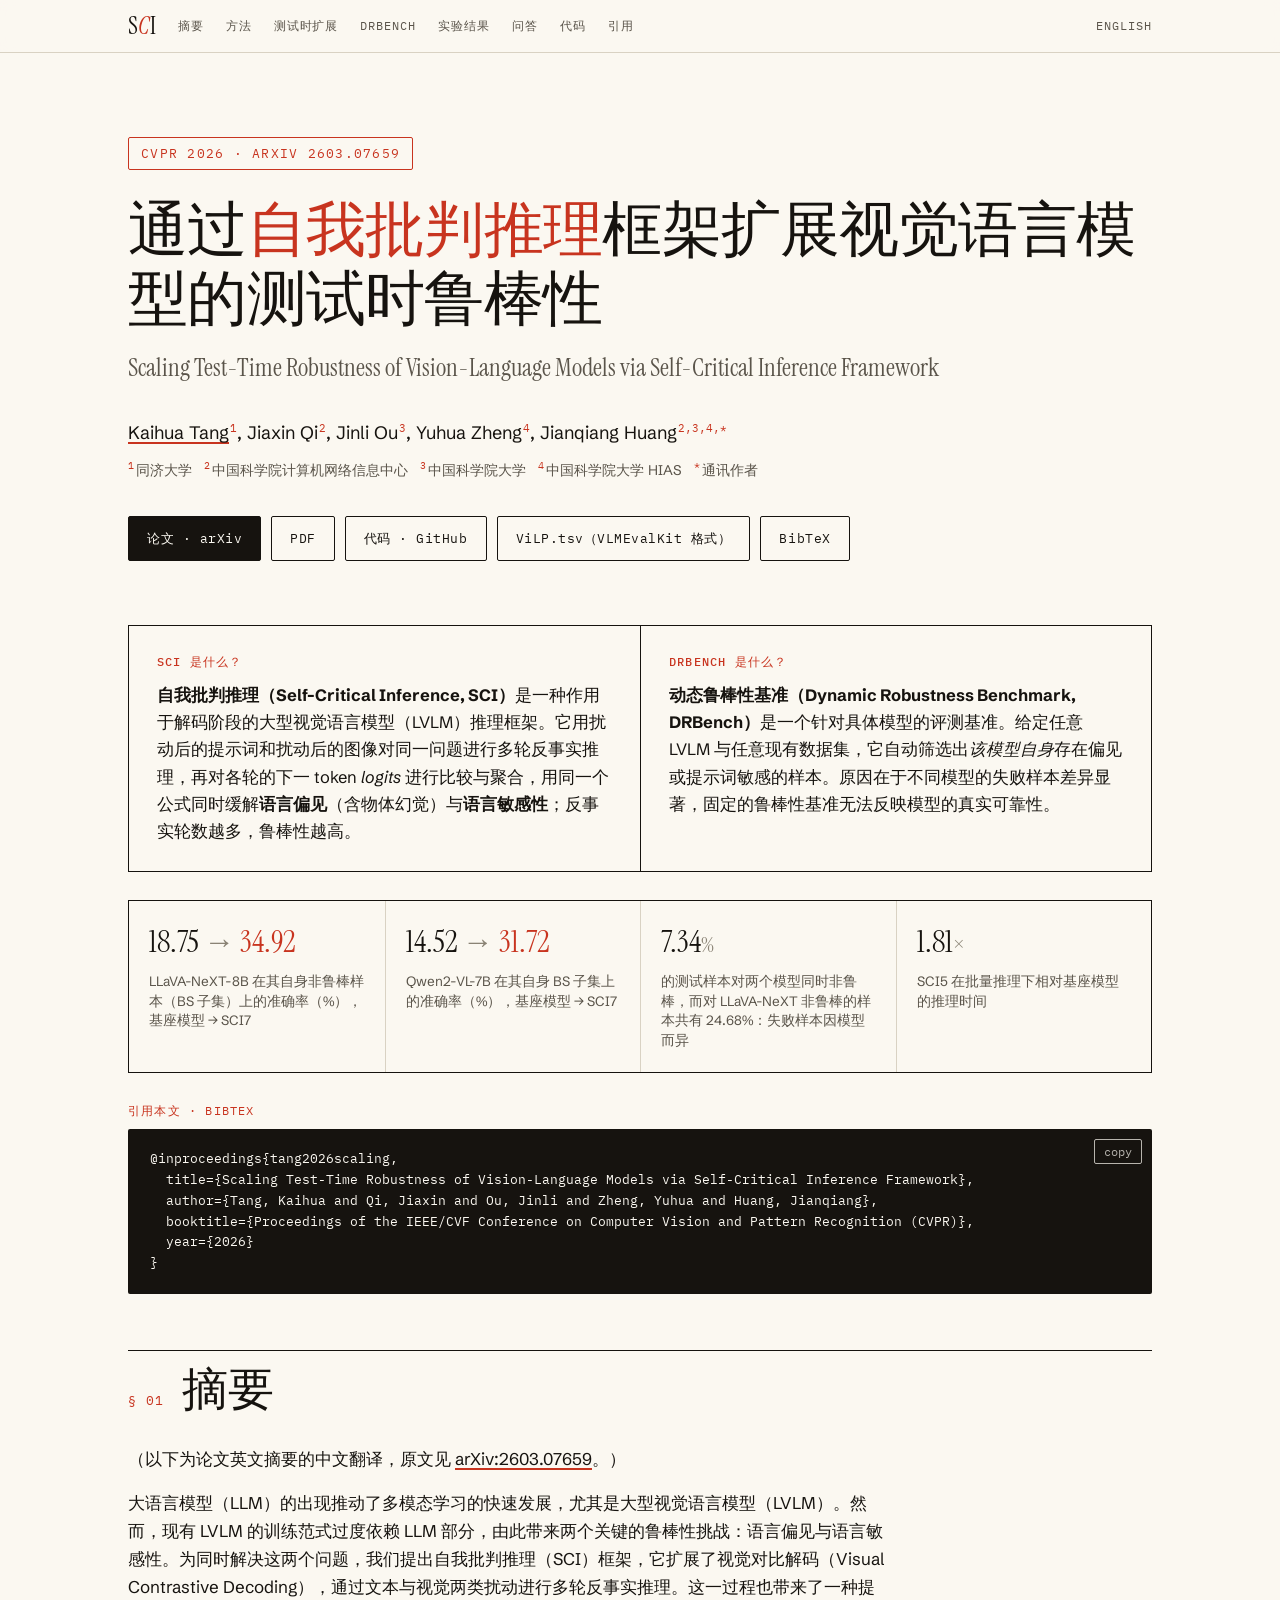
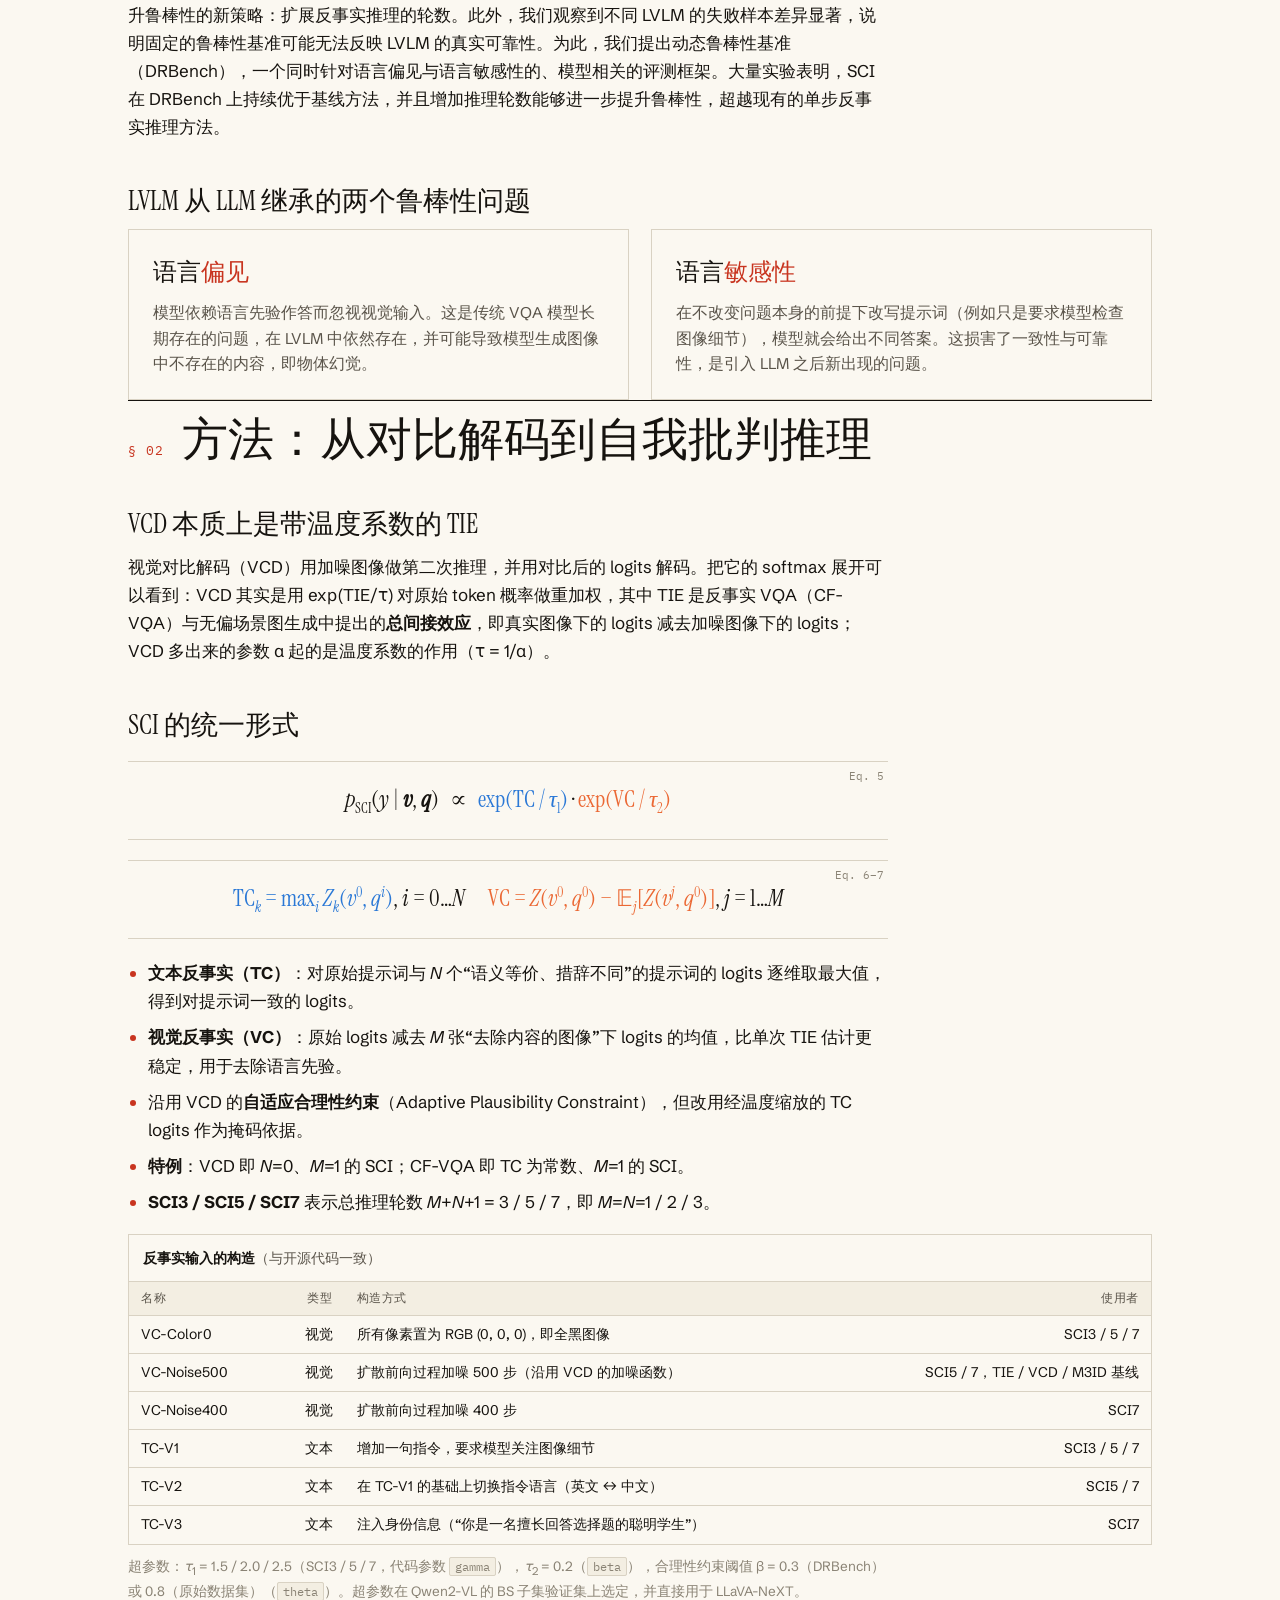
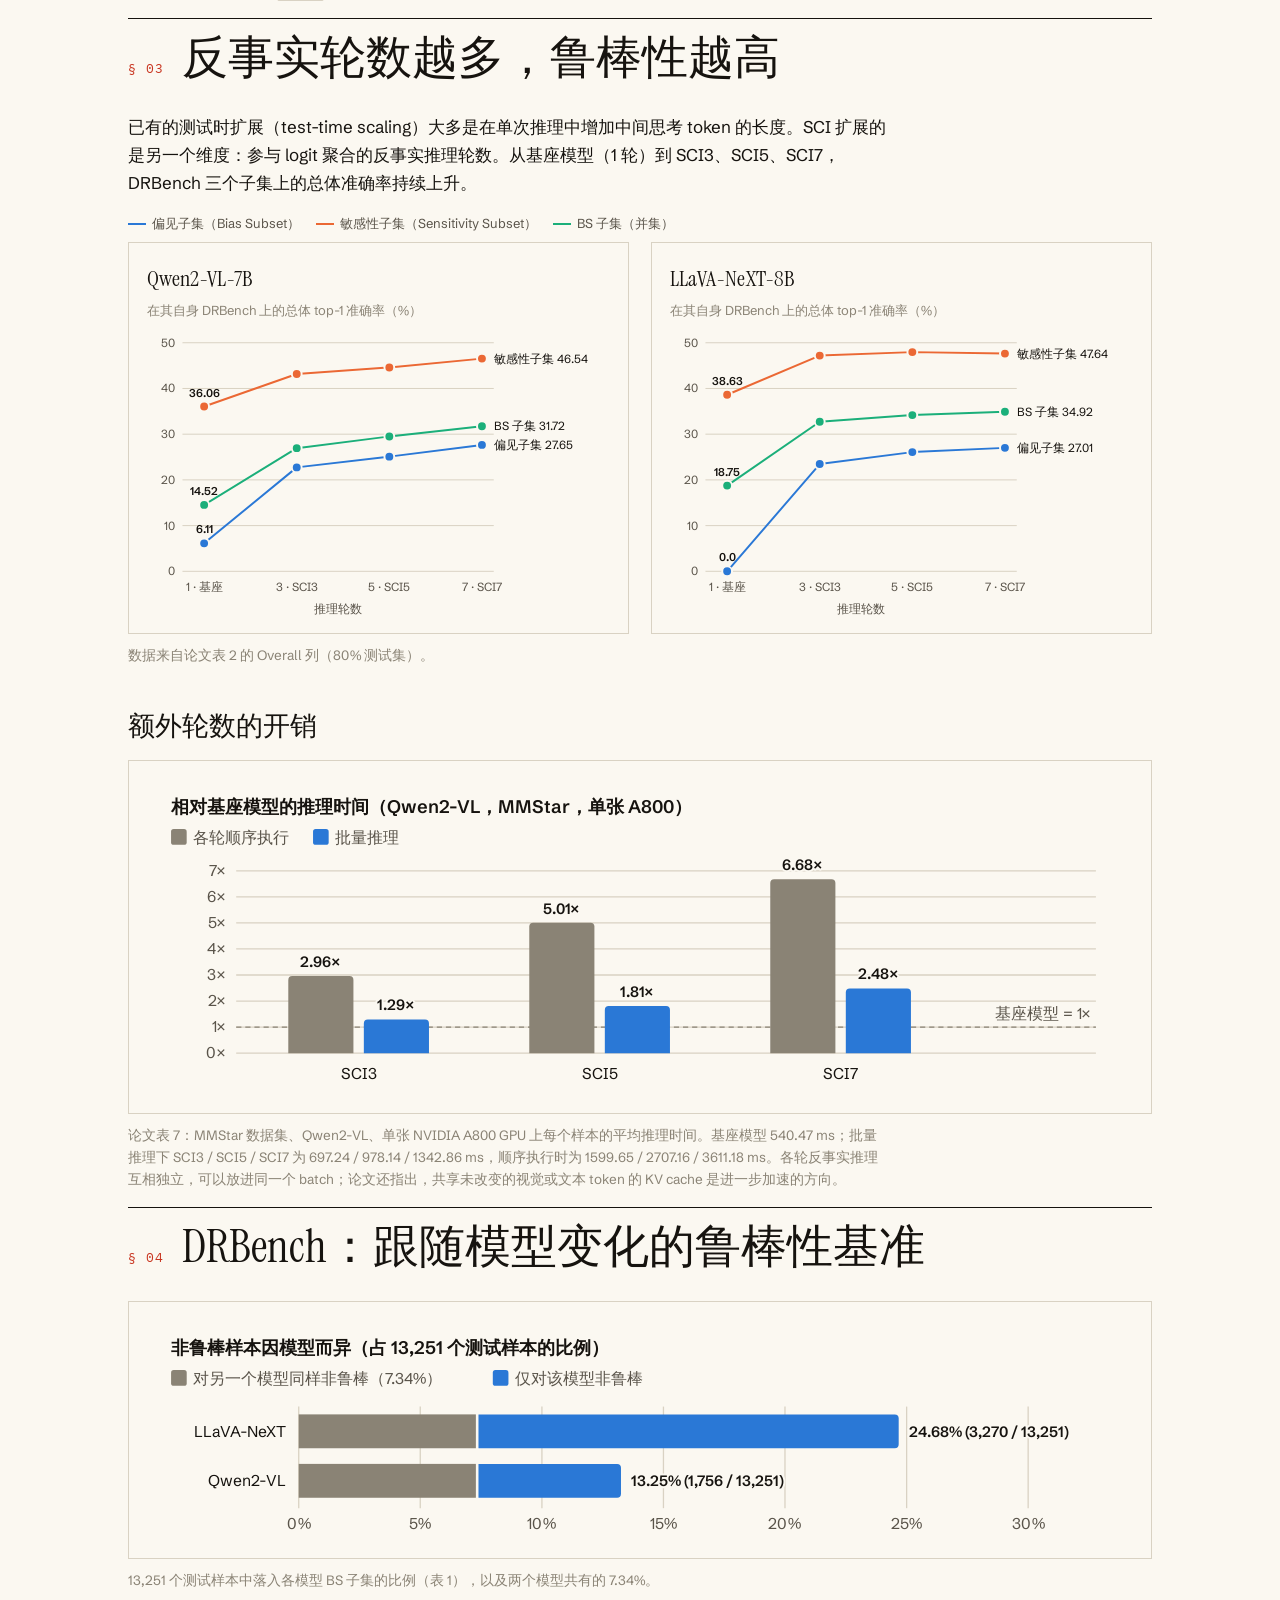
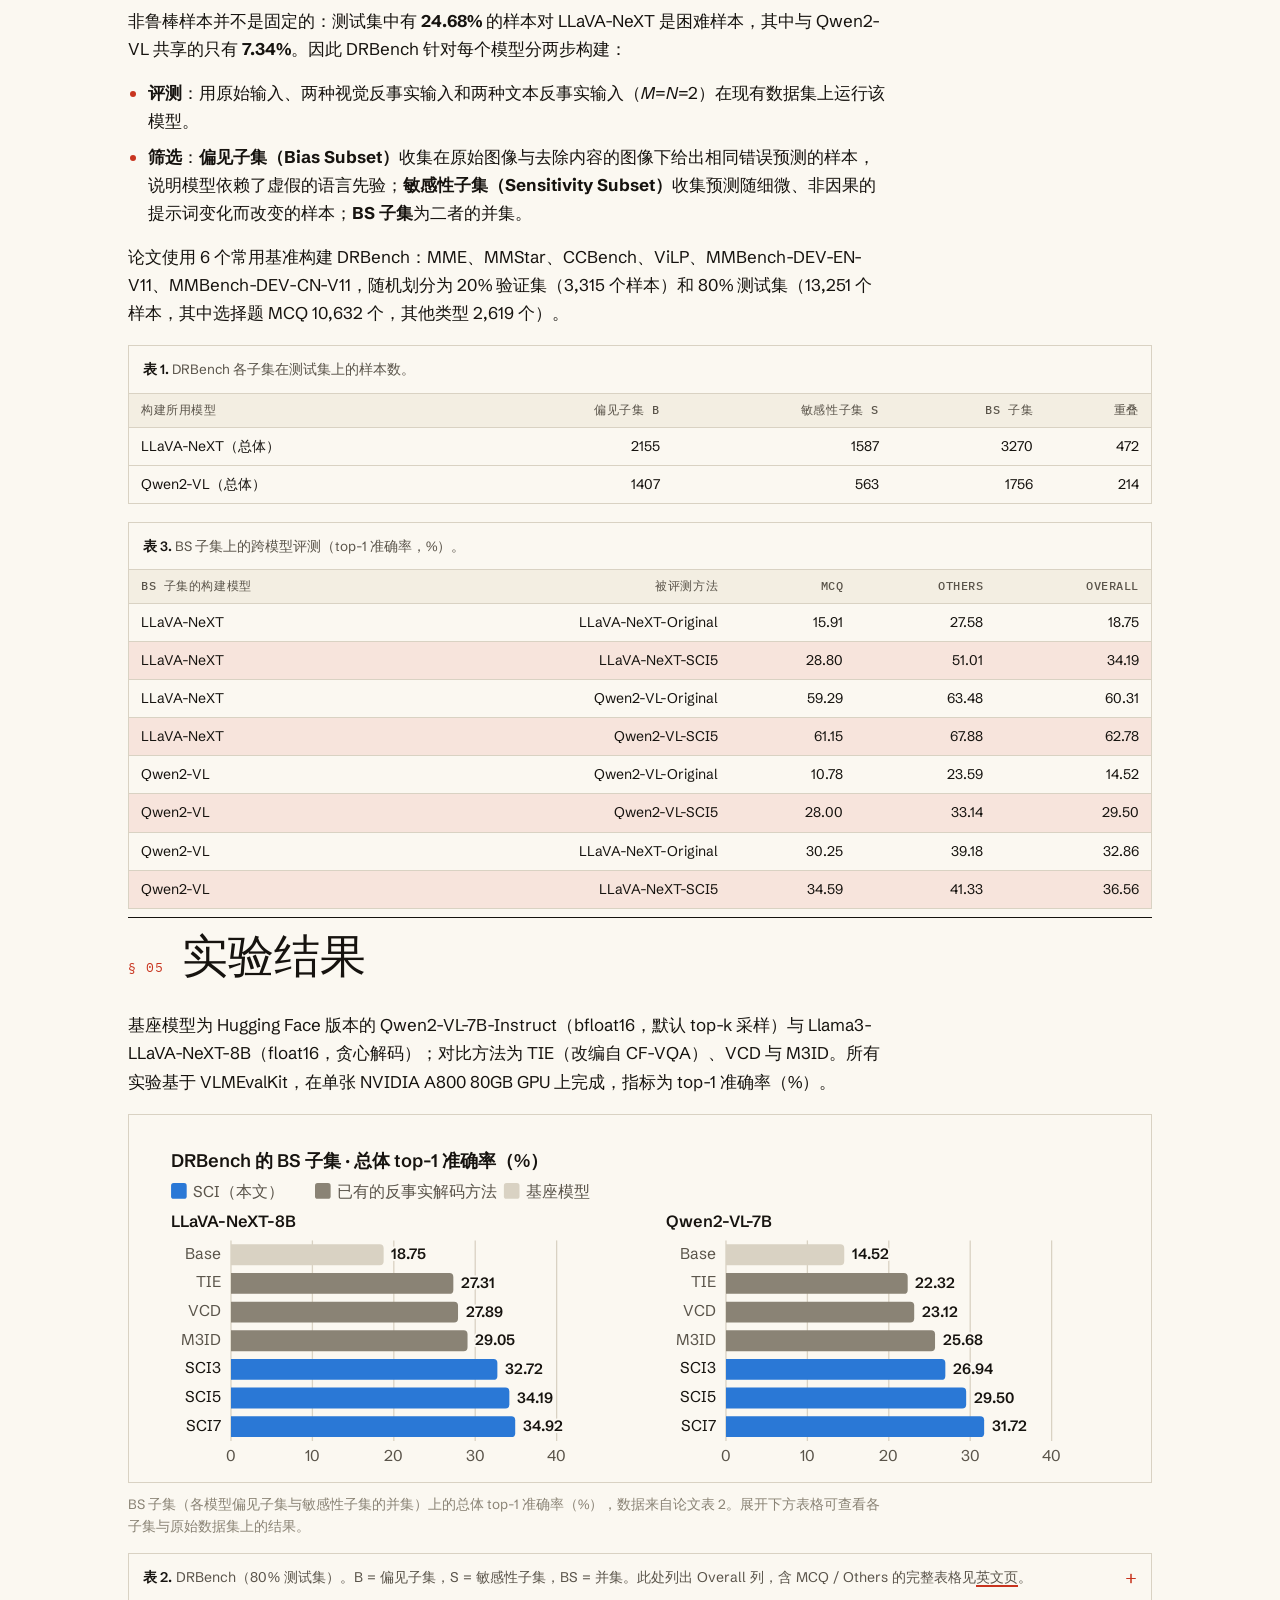
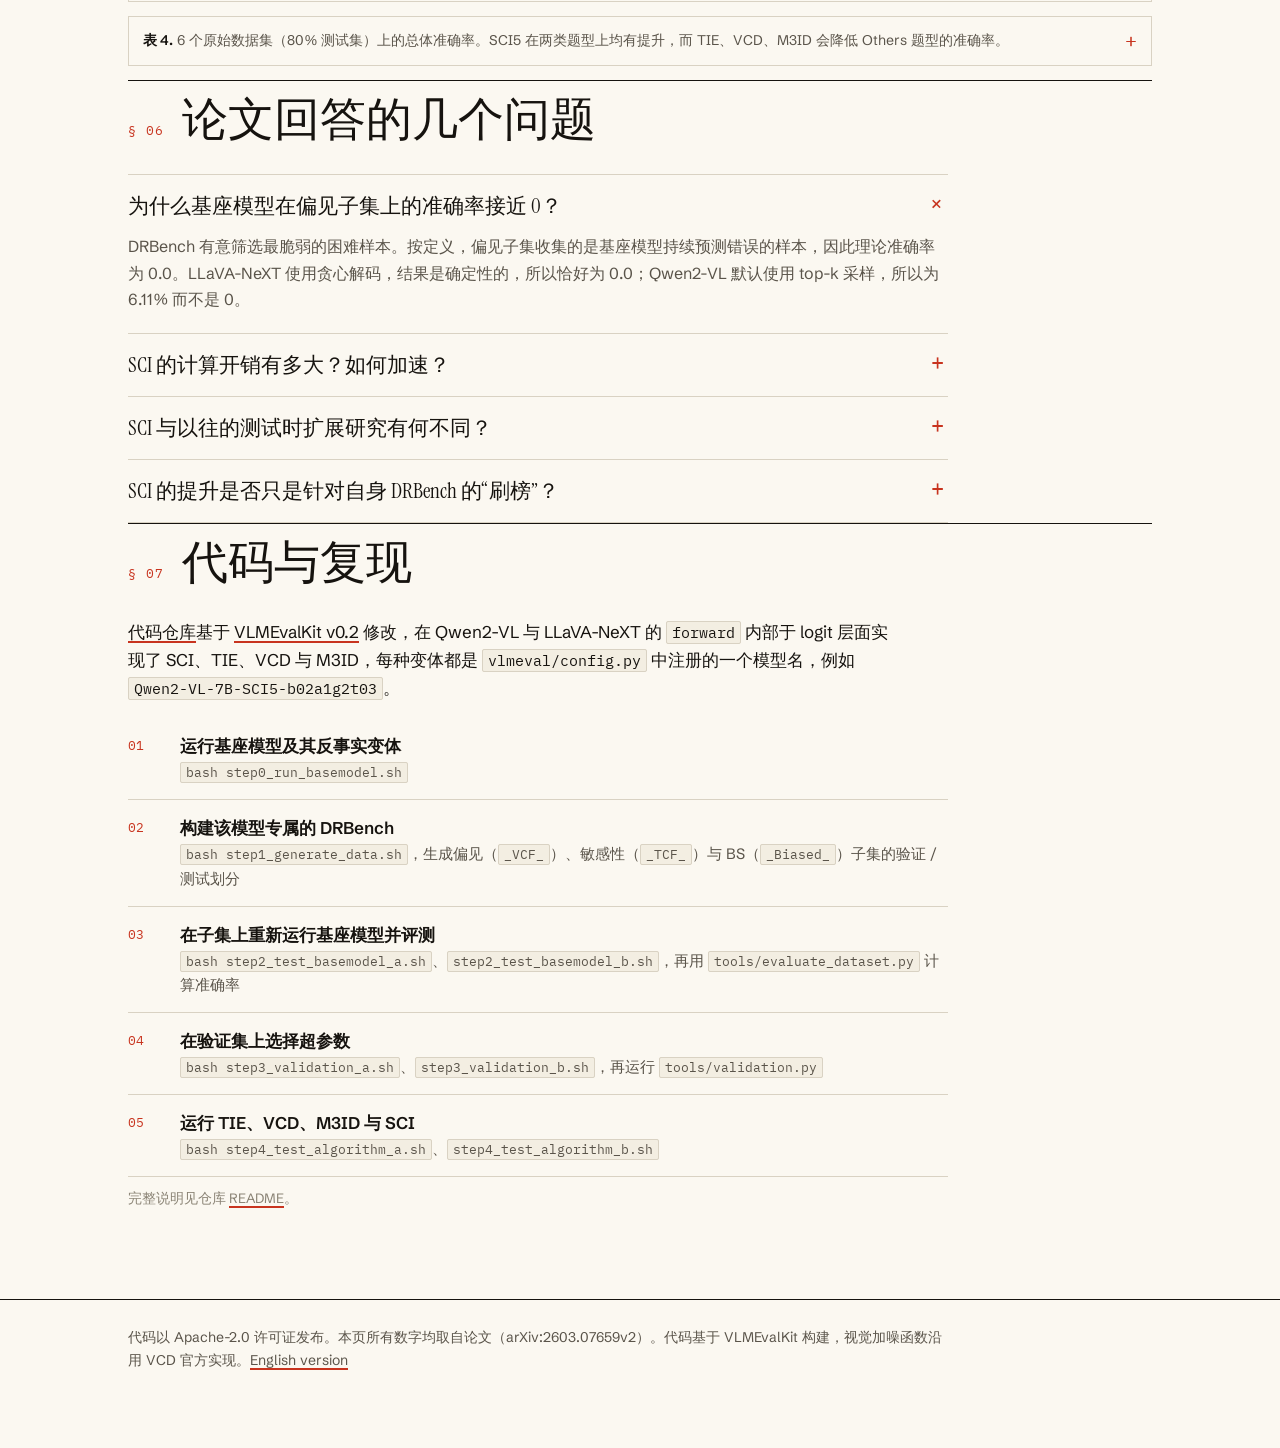
<file: site/zh/index.html>
<!doctype html>
<html lang="zh-CN">
<head>
<meta charset="utf-8">
<meta name="viewport" content="width=device-width, initial-scale=1">
<title>自我批判推理框架 SCI 与动态鲁棒性基准 DRBench：扩展视觉语言模型的测试时鲁棒性 | CVPR 2026</title>
<meta name="description" content="CVPR 2026 论文官方项目主页（中文）。自我批判推理（Self-Critical Inference, SCI）通过多轮文本与视觉反事实推理并在 logit 层面聚合，缓解多模态大模型的语言偏见、物体幻觉与提示词敏感性；DRBench 是针对具体模型的动态鲁棒性基准。">
<meta name="keywords" content="自我批判推理, SCI, DRBench, 视觉语言模型, 多模态大模型, 鲁棒性, 语言偏见, 语言敏感性, 物体幻觉, 反事实推理, 视觉对比解码, 测试时扩展, CVPR 2026">
<meta name="author" content="Kaihua Tang, Jiaxin Qi, Jinli Ou, Yuhua Zheng, Jianqiang Huang">
<link rel="canonical" href="https://kaihuatang.github.io/Self-Critical-Inference-Framework/zh/">
<link rel="alternate" hreflang="en" href="https://kaihuatang.github.io/Self-Critical-Inference-Framework/">
<link rel="alternate" hreflang="zh-CN" href="https://kaihuatang.github.io/Self-Critical-Inference-Framework/zh/">

<meta name="citation_title" content="Scaling Test-Time Robustness of Vision-Language Models via Self-Critical Inference Framework">
<meta name="citation_author" content="Tang, Kaihua">
<meta name="citation_author" content="Qi, Jiaxin">
<meta name="citation_author" content="Ou, Jinli">
<meta name="citation_author" content="Zheng, Yuhua">
<meta name="citation_author" content="Huang, Jianqiang">
<meta name="citation_publication_date" content="2026/03/08">
<meta name="citation_conference_title" content="Proceedings of the IEEE/CVF Conference on Computer Vision and Pattern Recognition (CVPR)">
<meta name="citation_arxiv_id" content="2603.07659">
<meta name="citation_pdf_url" content="https://arxiv.org/pdf/2603.07659">

<meta property="og:type" content="article">
<meta property="og:title" content="自我批判推理框架 SCI 与 DRBench | CVPR 2026">
<meta property="og:description" content="通过增加反事实推理轮数来扩展视觉语言模型的测试时鲁棒性，并提出针对具体模型的动态鲁棒性基准。">
<meta property="og:url" content="https://kaihuatang.github.io/Self-Critical-Inference-Framework/zh/">
<meta property="og:image" content="https://kaihuatang.github.io/Self-Critical-Inference-Framework/assets/sci-scaling-qwen2vl.png">

<link rel="icon" href="data:image/svg+xml,%3Csvg xmlns='http://www.w3.org/2000/svg' viewBox='0 0 64 64'%3E%3Crect width='64' height='64' fill='%2316130f'/%3E%3Ctext x='32' y='46' font-family='Georgia,serif' font-style='italic' font-size='44' text-anchor='middle' fill='%23ff6b4f'%3ES%3C/text%3E%3C/svg%3E">
<link rel="preconnect" href="https://fonts.googleapis.com">
<link rel="preconnect" href="https://fonts.gstatic.com" crossorigin>
<link href="https://fonts.googleapis.com/css2?family=IBM+Plex+Mono:wght@400;500&family=Instrument+Serif:ital@0;1&family=Schibsted+Grotesk:wght@400;600;700&display=swap" rel="stylesheet">
<link rel="stylesheet" href="../style.css">
<style>
  h1 { font-size: clamp(34px, 5vw, 60px); line-height: 1.15; max-width: 22em; }
  h1 .en { display: block; font-size: 0.42em; line-height: 1.3; color: var(--ink-2); margin-top: 18px; max-width: 34em; letter-spacing: 0; }
  h1 em, .card h4 i { font-style: normal; }
  .faq summary { font-size: 21px; }
</style>
</head>
<body>

<nav class="nav" aria-label="章节">
  <div class="wrap">
    <a class="mark" href="#top">S<i>C</i>I</a>
    <a class="item" href="#abstract">摘要</a>
    <a class="item" href="#method">方法</a>
    <a class="item" href="#scaling">测试时扩展</a>
    <a class="item" href="#drbench">DRBench</a>
    <a class="item" href="#results">实验结果</a>
    <a class="item" href="#faq">问答</a>
    <a class="item" href="#code">代码</a>
    <a class="item" href="#cite">引用</a>
    <span class="sp"></span>
    <a class="item" href="../" hreflang="en" lang="en">English</a>
  </div>
</nav>

<main id="top">
<header class="hero wrap">
  <div class="venue rise">CVPR 2026 · arXiv 2603.07659</div>
  <h1 class="rise d1">通过<em>自我批判推理</em>框架扩展视觉语言模型的测试时鲁棒性
    <span class="en" lang="en">Scaling Test-Time Robustness of Vision-Language Models via Self-Critical Inference Framework</span></h1>
  <p class="authors rise d2" lang="en">
    <span><a href="https://kaihuatang.github.io/">Kaihua Tang</a><sup>1</sup>,</span>
    <span>Jiaxin Qi<sup>2</sup>,</span>
    <span>Jinli Ou<sup>3</sup>,</span>
    <span>Yuhua Zheng<sup>4</sup>,</span>
    <span>Jianqiang Huang<sup>2,3,4,*</sup></span>
  </p>
  <p class="affil rise d2">
    <sup>1</sup>同济大学 &nbsp;
    <sup>2</sup>中国科学院计算机网络信息中心 &nbsp;
    <sup>3</sup>中国科学院大学 &nbsp;
    <sup>4</sup>中国科学院大学 HIAS &nbsp;
    <sup>*</sup>通讯作者
  </p>
  <div class="cta rise d3">
    <a class="btn primary" href="https://arxiv.org/abs/2603.07659">论文 · arXiv</a>
    <a class="btn" href="https://arxiv.org/pdf/2603.07659">PDF</a>
    <a class="btn" href="https://github.com/KaihuaTang/Self-Critical-Inference-Framework">代码 · GitHub</a>
    <a class="btn" href="https://github.com/KaihuaTang/Custom-Dataset-for-VLMEvalKit">ViLP.tsv（VLMEvalKit 格式）</a>
    <a class="btn" href="#cite">BibTeX</a>
  </div>

  <div class="lede rise d4">
    <div>
      <h2>SCI 是什么？</h2>
      <p><strong>自我批判推理（Self-Critical Inference, SCI）</strong>是一种作用于解码阶段的大型视觉语言模型（LVLM）推理框架。它用扰动后的提示词和扰动后的图像对同一问题进行多轮反事实推理，再对各轮的下一 token <em>logits</em> 进行比较与聚合，用同一个公式同时缓解<strong>语言偏见</strong>（含物体幻觉）与<strong>语言敏感性</strong>；反事实轮数越多，鲁棒性越高。</p>
    </div>
    <div>
      <h2>DRBench 是什么？</h2>
      <p><strong>动态鲁棒性基准（Dynamic Robustness Benchmark, DRBench）</strong>是一个针对具体模型的评测基准。给定任意 LVLM 与任意现有数据集，它自动筛选出<em>该模型自身</em>存在偏见或提示词敏感的样本。原因在于不同模型的失败样本差异显著，固定的鲁棒性基准无法反映模型的真实可靠性。</p>
    </div>
  </div>

  <div class="stats glance rise d5" aria-label="结果速览">
    <div class="stat"><div class="n sm">18.75 <span>→</span> <em>34.92</em></div><p>LLaVA-NeXT-8B 在其自身非鲁棒样本（BS 子集）上的准确率（%），基座模型 → SCI7</p></div>
    <div class="stat"><div class="n sm">14.52 <span>→</span> <em>31.72</em></div><p>Qwen2-VL-7B 在其自身 BS 子集上的准确率（%），基座模型 → SCI7</p></div>
    <div class="stat"><div class="n sm">7.34<small>%</small></div><p>的测试样本对两个模型同时非鲁棒，而对 LLaVA-NeXT 非鲁棒的样本共有 24.68%：失败样本因模型而异</p></div>
    <div class="stat"><div class="n sm">1.81<small>×</small></div><p>SCI5 在批量推理下相对基座模型的推理时间</p></div>
  </div>

  <div class="topcite rise d5" id="cite">
    <p class="k">引用本文 · BibTeX</p>
    <pre id="bib" lang="en"><button class="copy" data-copy="bib">copy</button>@inproceedings{tang2026scaling,
  title={Scaling Test-Time Robustness of Vision-Language Models via Self-Critical Inference Framework},
  author={Tang, Kaihua and Qi, Jiaxin and Ou, Jinli and Zheng, Yuhua and Huang, Jianqiang},
  booktitle={Proceedings of the IEEE/CVF Conference on Computer Vision and Pattern Recognition (CVPR)},
  year={2026}
}</pre>
  </div>
</header>

<section id="abstract" class="wrap">
  <div class="sec-head"><span class="no">§ 01</span><h2 class="title">摘要</h2></div>
  <div class="prose">
    <p>（以下为论文英文摘要的中文翻译，原文见 <a href="https://arxiv.org/abs/2603.07659">arXiv:2603.07659</a>。）</p>
    <p>大语言模型（LLM）的出现推动了多模态学习的快速发展，尤其是大型视觉语言模型（LVLM）。然而，现有 LVLM 的训练范式过度依赖 LLM 部分，由此带来两个关键的鲁棒性挑战：语言偏见与语言敏感性。为同时解决这两个问题，我们提出自我批判推理（SCI）框架，它扩展了视觉对比解码（Visual Contrastive Decoding），通过文本与视觉两类扰动进行多轮反事实推理。这一过程也带来了一种提升鲁棒性的新策略：扩展反事实推理的轮数。此外，我们观察到不同 LVLM 的失败样本差异显著，说明固定的鲁棒性基准可能无法反映 LVLM 的真实可靠性。为此，我们提出动态鲁棒性基准（DRBench），一个同时针对语言偏见与语言敏感性的、模型相关的评测框架。大量实验表明，SCI 在 DRBench 上持续优于基线方法，并且增加推理轮数能够进一步提升鲁棒性，超越现有的单步反事实推理方法。</p>
  </div>

  <h3>LVLM 从 LLM 继承的两个鲁棒性问题</h3>
  <div class="two">
    <div class="card">
      <h4>语言<i>偏见</i></h4>
      <p>模型依赖语言先验作答而忽视视觉输入。这是传统 VQA 模型长期存在的问题，在 LVLM 中依然存在，并可能导致模型生成图像中不存在的内容，即物体幻觉。</p>
    </div>
    <div class="card">
      <h4>语言<i>敏感性</i></h4>
      <p>在不改变问题本身的前提下改写提示词（例如只是要求模型检查图像细节），模型就会给出不同答案。这损害了一致性与可靠性，是引入 LLM 之后新出现的问题。</p>
    </div>
  </div>
</section>

<section id="method" class="wrap">
  <div class="sec-head"><span class="no">§ 02</span><h2 class="title">方法：从对比解码到自我批判推理</h2></div>
  <h3>VCD 本质上是带温度系数的 TIE</h3>
  <div class="prose">
    <p>视觉对比解码（VCD）用加噪图像做第二次推理，并用对比后的 logits 解码。把它的 softmax 展开可以看到：VCD 其实是用 exp(TIE/τ) 对原始 token 概率做重加权，其中 TIE 是反事实 VQA（CF-VQA）与无偏场景图生成中提出的<strong>总间接效应</strong>，即真实图像下的 logits 减去加噪图像下的 logits；VCD 多出来的参数 α 起的是温度系数的作用（τ = 1/α）。</p>
  </div>
  <h3>SCI 的统一形式</h3>
  <div class="eq"><span class="lbl">Eq. 5</span>
    <i>p</i><sub>SCI</sub>(<i>y</i> | <b><i>v</i></b>, <b><i>q</i></b>) &nbsp;∝&nbsp; <span class="tc">exp(TC / <i>τ</i><sub>1</sub>)</span> · <span class="vc">exp(VC / <i>τ</i><sub>2</sub>)</span>
  </div>
  <div class="eq"><span class="lbl">Eq. 6–7</span>
    <span class="tc">TC<sub><i>k</i></sub> = max<sub><i>i</i></sub> <i>Z</i><sub><i>k</i></sub>(<i>v</i><sup>0</sup>, <i>q</i><sup><i>i</i></sup>)</span>, <i>i</i> = 0…<i>N</i> &nbsp;&nbsp;&nbsp;&nbsp;
    <span class="vc">VC = <i>Z</i>(<i>v</i><sup>0</sup>, <i>q</i><sup>0</sup>) − 𝔼<sub><i>j</i></sub>[<i>Z</i>(<i>v</i><sup><i>j</i></sup>, <i>q</i><sup>0</sup>)]</span>, <i>j</i> = 1…<i>M</i>
  </div>
  <div class="prose">
    <ul>
      <li><strong>文本反事实（TC）</strong>：对原始提示词与 <i>N</i> 个“语义等价、措辞不同”的提示词的 logits 逐维取最大值，得到对提示词一致的 logits。</li>
      <li><strong>视觉反事实（VC）</strong>：原始 logits 减去 <i>M</i> 张“去除内容的图像”下 logits 的均值，比单次 TIE 估计更稳定，用于去除语言先验。</li>
      <li>沿用 VCD 的<strong>自适应合理性约束</strong>（Adaptive Plausibility Constraint），但改用经温度缩放的 TC logits 作为掩码依据。</li>
      <li><strong>特例</strong>：VCD 即 <i>N</i>=0、<i>M</i>=1 的 SCI；CF-VQA 即 TC 为常数、<i>M</i>=1 的 SCI。</li>
      <li><strong>SCI3 / SCI5 / SCI7</strong> 表示总推理轮数 <i>M</i>+<i>N</i>+1 = 3 / 5 / 7，即 <i>M</i>=<i>N</i>=1 / 2 / 3。</li>
    </ul>
  </div>
  <div class="tbl">
    <table>
      <caption><b>反事实输入的构造</b>（与开源代码一致）</caption>
      <thead><tr><th>名称</th><th>类型</th><th class="l">构造方式</th><th>使用者</th></tr></thead>
      <tbody>
        <tr><td>VC-Color0</td><td>视觉</td><td class="l">所有像素置为 RGB (0, 0, 0)，即全黑图像</td><td>SCI3 / 5 / 7</td></tr>
        <tr><td>VC-Noise500</td><td>视觉</td><td class="l">扩散前向过程加噪 500 步（沿用 VCD 的加噪函数）</td><td>SCI5 / 7，TIE / VCD / M3ID 基线</td></tr>
        <tr><td>VC-Noise400</td><td>视觉</td><td class="l">扩散前向过程加噪 400 步</td><td>SCI7</td></tr>
        <tr><td>TC-V1</td><td>文本</td><td class="l">增加一句指令，要求模型关注图像细节</td><td>SCI3 / 5 / 7</td></tr>
        <tr><td>TC-V2</td><td>文本</td><td class="l">在 TC-V1 的基础上切换指令语言（英文 ↔ 中文）</td><td>SCI5 / 7</td></tr>
        <tr><td>TC-V3</td><td>文本</td><td class="l">注入身份信息（“你是一名擅长回答选择题的聪明学生”）</td><td>SCI7</td></tr>
      </tbody>
    </table>
  </div>
  <p class="cap">超参数：<i>τ</i><sub>1</sub> = 1.5 / 2.0 / 2.5（SCI3 / 5 / 7，代码参数 <code>gamma</code>），<i>τ</i><sub>2</sub> = 0.2（<code>beta</code>），合理性约束阈值 β = 0.3（DRBench）或 0.8（原始数据集）（<code>theta</code>）。超参数在 Qwen2-VL 的 BS 子集验证集上选定，并直接用于 LLaVA-NeXT。</p>
</section>

<section id="scaling" class="wrap">
  <div class="sec-head"><span class="no">§ 03</span><h2 class="title">反事实轮数越多，鲁棒性越高</h2></div>
  <div class="prose">
    <p>已有的测试时扩展（test-time scaling）大多是在单次推理中增加中间思考 token 的长度。SCI 扩展的是另一个维度：参与 logit 聚合的反事实推理轮数。从基座模型（1 轮）到 SCI3、SCI5、SCI7，DRBench 三个子集上的总体准确率持续上升。</p>
  </div>
  <div class="legend" aria-hidden="true">
    <span><i style="border-color:var(--s1)"></i>偏见子集（Bias Subset）</span>
    <span><i style="border-color:var(--s2)"></i>敏感性子集（Sensitivity Subset）</span>
    <span><i style="border-color:var(--s3)"></i>BS 子集（并集）</span>
  </div>
  <div class="charts">
    <figure class="chart" style="margin:0"><h4>Qwen2-VL-7B</h4><p class="sub">在其自身 DRBench 上的总体 top-1 准确率（%）</p><svg viewBox="0 0 470 300" role="img" aria-label="qwen overall accuracy versus number of SCI inference rounds" data-chart='{"x": ["1 · 基座", "3 · SCI3", "5 · SCI5", "7 · SCI7"], "series": [{"name": "偏见子集", "color": "var(--s1)", "v": [6.11, 22.74, 25.09, 27.65]}, {"name": "敏感性子集", "color": "var(--s2)", "v": [36.06, 43.16, 44.58, 46.54]}, {"name": "BS 子集", "color": "var(--s3)", "v": [14.52, 26.94, 29.5, 31.72]}]}'><line class="grid" x1="36" x2="352" y1="248.0" y2="248.0"/><text x="28" y="252.0" text-anchor="end">0</text><line class="grid" x1="36" x2="352" y1="201.6" y2="201.6"/><text x="28" y="205.6" text-anchor="end">10</text><line class="grid" x1="36" x2="352" y1="155.2" y2="155.2"/><text x="28" y="159.2" text-anchor="end">20</text><line class="grid" x1="36" x2="352" y1="108.8" y2="108.8"/><text x="28" y="112.8" text-anchor="end">30</text><line class="grid" x1="36" x2="352" y1="62.4" y2="62.4"/><text x="28" y="66.4" text-anchor="end">40</text><line class="grid" x1="36" x2="352" y1="16.0" y2="16.0"/><text x="28" y="20.0" text-anchor="end">50</text><text x="58.0" y="268" text-anchor="middle">1 · 基座</text><text x="152.0" y="268" text-anchor="middle">3 · SCI3</text><text x="246.0" y="268" text-anchor="middle">5 · SCI5</text><text x="340.0" y="268" text-anchor="middle">7 · SCI7</text><text x="194.0" y="290" text-anchor="middle">推理轮数</text><line class="cross" x1="0" x2="0" y1="16" y2="248"/><polyline class="line" stroke="var(--s1)" points="58.0,219.6 152.0,142.5 246.0,131.6 340.0,119.7"/><polyline class="line" stroke="var(--s2)" points="58.0,80.7 152.0,47.7 246.0,41.1 340.0,32.1"/><polyline class="line" stroke="var(--s3)" points="58.0,180.6 152.0,123.0 246.0,111.1 340.0,100.8"/><circle class="dot" cx="58.0" cy="219.6" r="5" fill="var(--s1)"/><circle class="dot" cx="152.0" cy="142.5" r="5" fill="var(--s1)"/><circle class="dot" cx="246.0" cy="131.6" r="5" fill="var(--s1)"/><circle class="dot" cx="340.0" cy="119.7" r="5" fill="var(--s1)"/><text class="v" x="58.0" y="209.6" text-anchor="middle">6.11</text><text class="name" x="352.0" y="123.7">偏见子集 <tspan class="v">27.65</tspan></text><circle class="dot" cx="58.0" cy="80.7" r="5" fill="var(--s2)"/><circle class="dot" cx="152.0" cy="47.7" r="5" fill="var(--s2)"/><circle class="dot" cx="246.0" cy="41.1" r="5" fill="var(--s2)"/><circle class="dot" cx="340.0" cy="32.1" r="5" fill="var(--s2)"/><text class="v" x="58.0" y="70.7" text-anchor="middle">36.06</text><text class="name" x="352.0" y="36.1">敏感性子集 <tspan class="v">46.54</tspan></text><circle class="dot" cx="58.0" cy="180.6" r="5" fill="var(--s3)"/><circle class="dot" cx="152.0" cy="123.0" r="5" fill="var(--s3)"/><circle class="dot" cx="246.0" cy="111.1" r="5" fill="var(--s3)"/><circle class="dot" cx="340.0" cy="100.8" r="5" fill="var(--s3)"/><text class="v" x="58.0" y="170.6" text-anchor="middle">14.52</text><text class="name" x="352.0" y="104.8">BS 子集 <tspan class="v">31.72</tspan></text><rect class="hit" data-i="0" x="11.0" y="16" width="94.0" height="232" fill="transparent"/><rect class="hit" data-i="1" x="105.0" y="16" width="94.0" height="232" fill="transparent"/><rect class="hit" data-i="2" x="199.0" y="16" width="94.0" height="232" fill="transparent"/><rect class="hit" data-i="3" x="293.0" y="16" width="94.0" height="232" fill="transparent"/></svg><div class="tip"></div></figure>
    <figure class="chart" style="margin:0"><h4>LLaVA-NeXT-8B</h4><p class="sub">在其自身 DRBench 上的总体 top-1 准确率（%）</p><svg viewBox="0 0 470 300" role="img" aria-label="llava overall accuracy versus number of SCI inference rounds" data-chart='{"x": ["1 · 基座", "3 · SCI3", "5 · SCI5", "7 · SCI7"], "series": [{"name": "偏见子集", "color": "var(--s1)", "v": [0.0, 23.48, 26.08, 27.01]}, {"name": "敏感性子集", "color": "var(--s2)", "v": [38.63, 47.2, 47.95, 47.64]}, {"name": "BS 子集", "color": "var(--s3)", "v": [18.75, 32.72, 34.19, 34.92]}]}'><line class="grid" x1="36" x2="352" y1="248.0" y2="248.0"/><text x="28" y="252.0" text-anchor="end">0</text><line class="grid" x1="36" x2="352" y1="201.6" y2="201.6"/><text x="28" y="205.6" text-anchor="end">10</text><line class="grid" x1="36" x2="352" y1="155.2" y2="155.2"/><text x="28" y="159.2" text-anchor="end">20</text><line class="grid" x1="36" x2="352" y1="108.8" y2="108.8"/><text x="28" y="112.8" text-anchor="end">30</text><line class="grid" x1="36" x2="352" y1="62.4" y2="62.4"/><text x="28" y="66.4" text-anchor="end">40</text><line class="grid" x1="36" x2="352" y1="16.0" y2="16.0"/><text x="28" y="20.0" text-anchor="end">50</text><text x="58.0" y="268" text-anchor="middle">1 · 基座</text><text x="152.0" y="268" text-anchor="middle">3 · SCI3</text><text x="246.0" y="268" text-anchor="middle">5 · SCI5</text><text x="340.0" y="268" text-anchor="middle">7 · SCI7</text><text x="194.0" y="290" text-anchor="middle">推理轮数</text><line class="cross" x1="0" x2="0" y1="16" y2="248"/><polyline class="line" stroke="var(--s1)" points="58.0,248.0 152.0,139.1 246.0,127.0 340.0,122.7"/><polyline class="line" stroke="var(--s2)" points="58.0,68.8 152.0,29.0 246.0,25.5 340.0,27.0"/><polyline class="line" stroke="var(--s3)" points="58.0,161.0 152.0,96.2 246.0,89.4 340.0,86.0"/><circle class="dot" cx="58.0" cy="248.0" r="5" fill="var(--s1)"/><circle class="dot" cx="152.0" cy="139.1" r="5" fill="var(--s1)"/><circle class="dot" cx="246.0" cy="127.0" r="5" fill="var(--s1)"/><circle class="dot" cx="340.0" cy="122.7" r="5" fill="var(--s1)"/><text class="v" x="58.0" y="238.0" text-anchor="middle">0.0</text><text class="name" x="352.0" y="126.7">偏见子集 <tspan class="v">27.01</tspan></text><circle class="dot" cx="58.0" cy="68.8" r="5" fill="var(--s2)"/><circle class="dot" cx="152.0" cy="29.0" r="5" fill="var(--s2)"/><circle class="dot" cx="246.0" cy="25.5" r="5" fill="var(--s2)"/><circle class="dot" cx="340.0" cy="27.0" r="5" fill="var(--s2)"/><text class="v" x="58.0" y="58.8" text-anchor="middle">38.63</text><text class="name" x="352.0" y="31.0">敏感性子集 <tspan class="v">47.64</tspan></text><circle class="dot" cx="58.0" cy="161.0" r="5" fill="var(--s3)"/><circle class="dot" cx="152.0" cy="96.2" r="5" fill="var(--s3)"/><circle class="dot" cx="246.0" cy="89.4" r="5" fill="var(--s3)"/><circle class="dot" cx="340.0" cy="86.0" r="5" fill="var(--s3)"/><text class="v" x="58.0" y="151.0" text-anchor="middle">18.75</text><text class="name" x="352.0" y="90.0">BS 子集 <tspan class="v">34.92</tspan></text><rect class="hit" data-i="0" x="11.0" y="16" width="94.0" height="232" fill="transparent"/><rect class="hit" data-i="1" x="105.0" y="16" width="94.0" height="232" fill="transparent"/><rect class="hit" data-i="2" x="199.0" y="16" width="94.0" height="232" fill="transparent"/><rect class="hit" data-i="3" x="293.0" y="16" width="94.0" height="232" fill="transparent"/></svg><div class="tip"></div></figure>
  </div>
  <p class="cap">数据来自论文表 2 的 Overall 列（80% 测试集）。</p>

  <h3>额外轮数的开销</h3>
  <figure class="fig" style="margin-left:0;margin-right:0"><!--FIG:overhead--><svg class="pf-overhead" viewBox="0 0 760 250" role="img" aria-label="Inference time relative to the base model: SCI3 2.96x sequential and 1.29x with batch inference, SCI5 5.01x and 1.81x, SCI7 6.68x and 2.48x."><style>.pf-overhead text{font-family:inherit;font-size:12px;fill:var(--ink-2)}.pf-overhead .t{fill:var(--ink);font-size:14px;font-weight:600}.pf-overhead .v{fill:var(--ink);font-weight:600;font-size:11.5px;paint-order:stroke;stroke:var(--paper);stroke-width:3px;stroke-linejoin:round}.pf-overhead .nm{fill:var(--ink)}.pf-overhead .h{fill:var(--ink);font-weight:600;font-size:12.5px}.pf-overhead .m{font-family:var(--mono);font-size:11px;fill:var(--ink)}.pf-overhead .grid{stroke:var(--rule)}.pf-overhead .ax{stroke:var(--ink-3)}.pf-overhead .f1{fill:var(--s1)}.pf-overhead .f2{fill:var(--s2)}.pf-overhead .f3{fill:var(--s3)}.pf-overhead .s1{stroke:var(--s1)}.pf-overhead .s2{stroke:var(--s2)}.pf-overhead .s3{stroke:var(--s3)}.pf-overhead .fg{fill:var(--ink-3)}.pf-overhead .fl{fill:var(--rule)}.pf-overhead .ring{stroke:var(--paper);stroke-width:2}.pf-overhead .ln{fill:none;stroke-width:2;stroke-linejoin:round;stroke-linecap:round}.pf-overhead .box{fill:var(--paper);stroke:var(--rule)}.pf-overhead .boxk{fill:var(--paper);stroke:var(--ink);stroke-width:1.5}.pf-overhead .boxo{fill:var(--pen-soft);stroke:var(--pen);stroke-width:1.5}.pf-overhead .ar{stroke:var(--ink-3);stroke-width:1.5;fill:none}.pf-overhead .arh{fill:var(--ink-3)}</style><text x="20.0" y="28.0" class="t">相对基座模型的推理时间（Qwen2-VL，MMStar，单张 A800）</text><rect class="fg" x="20" y="40" width="12" height="12" rx="2"/><text x="37.0" y="50.5">各轮顺序执行</text><rect class="f1" x="129" y="40" width="12" height="12" rx="2"/><text x="146.0" y="50.5">批量推理</text><line class="grid" x1="70" x2="730" y1="212.0" y2="212.0"/><text x="62.0" y="216.0" text-anchor="end">0×</text><line class="grid" x1="70" x2="730" y1="192.0" y2="192.0"/><text x="62.0" y="196.0" text-anchor="end">1×</text><line class="grid" x1="70" x2="730" y1="172.0" y2="172.0"/><text x="62.0" y="176.0" text-anchor="end">2×</text><line class="grid" x1="70" x2="730" y1="152.0" y2="152.0"/><text x="62.0" y="156.0" text-anchor="end">3×</text><line class="grid" x1="70" x2="730" y1="132.0" y2="132.0"/><text x="62.0" y="136.0" text-anchor="end">4×</text><line class="grid" x1="70" x2="730" y1="112.0" y2="112.0"/><text x="62.0" y="116.0" text-anchor="end">5×</text><line class="grid" x1="70" x2="730" y1="92.0" y2="92.0"/><text x="62.0" y="96.0" text-anchor="end">6×</text><line class="grid" x1="70" x2="730" y1="72.0" y2="72.0"/><text x="62.0" y="76.0" text-anchor="end">7×</text><line class="ax" stroke-dasharray="4 3" x1="70" x2="730" y1="192.0" y2="192.0"/><text x="726.0" y="186.0" text-anchor="end">基座模型 = 1×</text><path class="fg" d="M110,212 v-56.2 a3,3 0 0 1 3,-3 h44 a3,3 0 0 1 3,3 v56.2 z"/><text x="135.0" y="145.8" class="v" text-anchor="middle">2.96×</text><path class="f1" d="M168,212 v-22.8 a3,3 0 0 1 3,-3 h44 a3,3 0 0 1 3,3 v22.8 z"/><text x="193.0" y="179.2" class="v" text-anchor="middle">1.29×</text><text x="164.0" y="232.0" class="nm" text-anchor="middle">SCI3</text><path class="fg" d="M295,212 v-97.2 a3,3 0 0 1 3,-3 h44 a3,3 0 0 1 3,3 v97.2 z"/><text x="320.0" y="104.8" class="v" text-anchor="middle">5.01×</text><path class="f1" d="M353,212 v-33.2 a3,3 0 0 1 3,-3 h44 a3,3 0 0 1 3,3 v33.2 z"/><text x="378.0" y="168.8" class="v" text-anchor="middle">1.81×</text><text x="349.0" y="232.0" class="nm" text-anchor="middle">SCI5</text><path class="fg" d="M480,212 v-130.6 a3,3 0 0 1 3,-3 h44 a3,3 0 0 1 3,3 v130.6 z"/><text x="505.0" y="71.4" class="v" text-anchor="middle">6.68×</text><path class="f1" d="M538,212 v-46.6 a3,3 0 0 1 3,-3 h44 a3,3 0 0 1 3,3 v46.6 z"/><text x="563.0" y="155.4" class="v" text-anchor="middle">2.48×</text><text x="534.0" y="232.0" class="nm" text-anchor="middle">SCI7</text></svg><!--/FIG:overhead--></figure>
  <p class="cap">论文表 7：MMStar 数据集、Qwen2-VL、单张 NVIDIA A800 GPU 上每个样本的平均推理时间。基座模型 540.47 ms；批量推理下 SCI3 / SCI5 / SCI7 为 697.24 / 978.14 / 1342.86 ms，顺序执行时为 1599.65 / 2707.16 / 3611.18 ms。各轮反事实推理互相独立，可以放进同一个 batch；论文还指出，共享未改变的视觉或文本 token 的 KV cache 是进一步加速的方向。</p>
</section>

<section id="drbench" class="wrap">
  <div class="sec-head"><span class="no">§ 04</span><h2 class="title">DRBench：跟随模型变化的鲁棒性基准</h2></div>
  <figure class="fig" style="margin-left:0;margin-right:0"><!--FIG:overlap--><svg class="pf-overlap" viewBox="0 0 760 176" role="img" aria-label="24.68% of the test samples are non-robust for LLaVA-NeXT and 13.25% for Qwen2-VL, but only 7.34% are shared between the two models."><style>.pf-overlap text{font-family:inherit;font-size:12px;fill:var(--ink-2)}.pf-overlap .t{fill:var(--ink);font-size:14px;font-weight:600}.pf-overlap .v{fill:var(--ink);font-weight:600;font-size:11.5px;paint-order:stroke;stroke:var(--paper);stroke-width:3px;stroke-linejoin:round}.pf-overlap .nm{fill:var(--ink)}.pf-overlap .h{fill:var(--ink);font-weight:600;font-size:12.5px}.pf-overlap .m{font-family:var(--mono);font-size:11px;fill:var(--ink)}.pf-overlap .grid{stroke:var(--rule)}.pf-overlap .ax{stroke:var(--ink-3)}.pf-overlap .f1{fill:var(--s1)}.pf-overlap .f2{fill:var(--s2)}.pf-overlap .f3{fill:var(--s3)}.pf-overlap .s1{stroke:var(--s1)}.pf-overlap .s2{stroke:var(--s2)}.pf-overlap .s3{stroke:var(--s3)}.pf-overlap .fg{fill:var(--ink-3)}.pf-overlap .fl{fill:var(--rule)}.pf-overlap .ring{stroke:var(--paper);stroke-width:2}.pf-overlap .ln{fill:none;stroke-width:2;stroke-linejoin:round;stroke-linecap:round}.pf-overlap .box{fill:var(--paper);stroke:var(--rule)}.pf-overlap .boxk{fill:var(--paper);stroke:var(--ink);stroke-width:1.5}.pf-overlap .boxo{fill:var(--pen-soft);stroke:var(--pen);stroke-width:1.5}.pf-overlap .ar{stroke:var(--ink-3);stroke-width:1.5;fill:none}.pf-overlap .arh{fill:var(--ink-3)}</style><text x="20.0" y="28.0" class="t">非鲁棒样本因模型而异（占 13,251 个测试样本的比例）</text><rect class="fg" x="20" y="40" width="12" height="12" rx="2"/><text x="37.0" y="50.5">对另一个模型同样非鲁棒（7.34%）</text><rect class="f1" x="267" y="40" width="12" height="12" rx="2"/><text x="284.0" y="50.5">仅对该模型非鲁棒</text><line class="grid" x1="118.0" x2="118.0" y1="68" y2="146"/><text x="118.0" y="162.0" text-anchor="middle">0%</text><line class="grid" x1="211.3" x2="211.3" y1="68" y2="146"/><text x="211.3" y="162.0" text-anchor="middle">5%</text><line class="grid" x1="304.7" x2="304.7" y1="68" y2="146"/><text x="304.7" y="162.0" text-anchor="middle">10%</text><line class="grid" x1="398.0" x2="398.0" y1="68" y2="146"/><text x="398.0" y="162.0" text-anchor="middle">15%</text><line class="grid" x1="491.3" x2="491.3" y1="68" y2="146"/><text x="491.3" y="162.0" text-anchor="middle">20%</text><line class="grid" x1="584.7" x2="584.7" y1="68" y2="146"/><text x="584.7" y="162.0" text-anchor="middle">25%</text><line class="grid" x1="678.0" x2="678.0" y1="68" y2="146"/><text x="678.0" y="162.0" text-anchor="middle">30%</text><text x="108.0" y="91.0" class="nm" text-anchor="end">LLaVA-NeXT</text><rect class="fg" x="118" y="74" width="136.0" height="26"/><path class="f1" d="M256.0,74 h319.6 a3,3 0 0 1 3,3 v20 a3,3 0 0 1 -3,3 h-319.6 z"/><text x="586.6" y="91.0" class="v">24.68%  (3,270 / 13,251)</text><text x="108.0" y="129.0" class="nm" text-anchor="end">Qwen2-VL</text><rect class="fg" x="118" y="112" width="136.0" height="26"/><path class="f1" d="M256.0,112 h106.4 a3,3 0 0 1 3,3 v20 a3,3 0 0 1 -3,3 h-106.4 z"/><text x="373.4" y="129.0" class="v">13.25%  (1,756 / 13,251)</text></svg><!--/FIG:overlap--></figure>
  <p class="cap">13,251 个测试样本中落入各模型 BS 子集的比例（表 1），以及两个模型共有的 7.34%。</p>
  <div class="prose">
    <p>非鲁棒样本并不是固定的：测试集中有 <strong>24.68%</strong> 的样本对 LLaVA-NeXT 是困难样本，其中与 Qwen2-VL 共享的只有 <strong>7.34%</strong>。因此 DRBench 针对每个模型分两步构建：</p>
    <ul>
      <li><strong>评测</strong>：用原始输入、两种视觉反事实输入和两种文本反事实输入（<i>M</i>=<i>N</i>=2）在现有数据集上运行该模型。</li>
      <li><strong>筛选</strong>：<strong>偏见子集（Bias Subset）</strong>收集在原始图像与去除内容的图像下给出相同错误预测的样本，说明模型依赖了虚假的语言先验；<strong>敏感性子集（Sensitivity Subset）</strong>收集预测随细微、非因果的提示词变化而改变的样本；<strong>BS 子集</strong>为二者的并集。</li>
    </ul>
    <p>论文使用 6 个常用基准构建 DRBench：MME、MMStar、CCBench、ViLP、MMBench-DEV-EN-V11、MMBench-DEV-CN-V11，随机划分为 20% 验证集（3,315 个样本）和 80% 测试集（13,251 个样本，其中选择题 MCQ 10,632 个，其他类型 2,619 个）。</p>
  </div>
  <div class="tbl">
    <table>
      <caption><b>表 1.</b> DRBench 各子集在测试集上的样本数。</caption>
      <thead><tr><th>构建所用模型</th><th>偏见子集 B</th><th>敏感性子集 S</th><th>BS 子集</th><th>重叠</th></tr></thead>
      <tbody>
        <tr><td>LLaVA-NeXT（总体）</td><td>2155</td><td>1587</td><td>3270</td><td>472</td></tr>
        <tr><td>Qwen2-VL（总体）</td><td>1407</td><td>563</td><td>1756</td><td>214</td></tr>
      </tbody>
    </table>
  </div>
  <div class="tbl">
    <table>
      <caption><b>表 3.</b> BS 子集上的跨模型评测（top-1 准确率，%）。</caption>
      <thead><tr><th>BS 子集的构建模型</th><th>被评测方法</th><th>MCQ</th><th>Others</th><th>Overall</th></tr></thead>
      <tbody>
        <tr><td>LLaVA-NeXT</td><td>LLaVA-NeXT-Original</td><td>15.91</td><td>27.58</td><td>18.75</td></tr>
        <tr class="ours"><td>LLaVA-NeXT</td><td>LLaVA-NeXT-SCI5</td><td>28.80</td><td>51.01</td><td>34.19</td></tr>
        <tr><td>LLaVA-NeXT</td><td>Qwen2-VL-Original</td><td>59.29</td><td>63.48</td><td>60.31</td></tr>
        <tr class="ours"><td>LLaVA-NeXT</td><td>Qwen2-VL-SCI5</td><td>61.15</td><td>67.88</td><td>62.78</td></tr>
        <tr class="sep"><td>Qwen2-VL</td><td>Qwen2-VL-Original</td><td>10.78</td><td>23.59</td><td>14.52</td></tr>
        <tr class="ours"><td>Qwen2-VL</td><td>Qwen2-VL-SCI5</td><td>28.00</td><td>33.14</td><td>29.50</td></tr>
        <tr><td>Qwen2-VL</td><td>LLaVA-NeXT-Original</td><td>30.25</td><td>39.18</td><td>32.86</td></tr>
        <tr class="ours"><td>Qwen2-VL</td><td>LLaVA-NeXT-SCI5</td><td>34.59</td><td>41.33</td><td>36.56</td></tr>
      </tbody>
    </table>
  </div>
</section>

<section id="results" class="wrap">
  <div class="sec-head"><span class="no">§ 05</span><h2 class="title">实验结果</h2></div>
  <div class="prose">
    <p>基座模型为 Hugging Face 版本的 Qwen2-VL-7B-Instruct（bfloat16，默认 top-k 采样）与 Llama3-LLaVA-NeXT-8B（float16，贪心解码）；对比方法为 TIE（改编自 CF-VQA）、VCD 与 M3ID。所有实验基于 VLMEvalKit，在单张 NVIDIA A800 80GB GPU 上完成，指标为 top-1 准确率（%）。</p>
  </div>

  <figure class="fig" style="margin-left:0;margin-right:0"><!--FIG:methods--><svg class="pf-methods" viewBox="0 0 760 262" role="img" aria-label="Bar chart of overall accuracy on the BS Subset for the base model, TIE, VCD, M3ID, SCI3, SCI5 and SCI7, for LLaVA-NeXT-8B and Qwen2-VL-7B."><style>.pf-methods text{font-family:inherit;font-size:12px;fill:var(--ink-2)}.pf-methods .t{fill:var(--ink);font-size:14px;font-weight:600}.pf-methods .v{fill:var(--ink);font-weight:600;font-size:11.5px;paint-order:stroke;stroke:var(--paper);stroke-width:3px;stroke-linejoin:round}.pf-methods .nm{fill:var(--ink)}.pf-methods .h{fill:var(--ink);font-weight:600;font-size:12.5px}.pf-methods .m{font-family:var(--mono);font-size:11px;fill:var(--ink)}.pf-methods .grid{stroke:var(--rule)}.pf-methods .ax{stroke:var(--ink-3)}.pf-methods .f1{fill:var(--s1)}.pf-methods .f2{fill:var(--s2)}.pf-methods .f3{fill:var(--s3)}.pf-methods .s1{stroke:var(--s1)}.pf-methods .s2{stroke:var(--s2)}.pf-methods .s3{stroke:var(--s3)}.pf-methods .fg{fill:var(--ink-3)}.pf-methods .fl{fill:var(--rule)}.pf-methods .ring{stroke:var(--paper);stroke-width:2}.pf-methods .ln{fill:none;stroke-width:2;stroke-linejoin:round;stroke-linecap:round}.pf-methods .box{fill:var(--paper);stroke:var(--rule)}.pf-methods .boxk{fill:var(--paper);stroke:var(--ink);stroke-width:1.5}.pf-methods .boxo{fill:var(--pen-soft);stroke:var(--pen);stroke-width:1.5}.pf-methods .ar{stroke:var(--ink-3);stroke-width:1.5;fill:none}.pf-methods .arh{fill:var(--ink-3)}</style><text x="20.0" y="28.0" class="t">DRBench 的 BS 子集 · 总体 top-1 准确率（%）</text><rect class="f1" x="20" y="40" width="12" height="12" rx="2"/><text x="37.0" y="50.5">SCI（本文）</text><rect class="fg" x="130.5" y="40" width="12" height="12" rx="2"/><text x="147.5" y="50.5">已有的反事实解码方法</text><rect class="fl" x="275.5" y="40" width="12" height="12" rx="2"/><text x="292.5" y="50.5">基座模型</text><text x="20.0" y="74.0" class="h">LLaVA-NeXT-8B</text><line class="grid" x1="66.0" x2="66.0" y1="84" y2="238"/><text x="66.0" y="253.0" text-anchor="middle">0</text><line class="grid" x1="128.5" x2="128.5" y1="84" y2="238"/><text x="128.5" y="253.0" text-anchor="middle">10</text><line class="grid" x1="191.0" x2="191.0" y1="84" y2="238"/><text x="191.0" y="253.0" text-anchor="middle">20</text><line class="grid" x1="253.5" x2="253.5" y1="84" y2="238"/><text x="253.5" y="253.0" text-anchor="middle">30</text><line class="grid" x1="316.0" x2="316.0" y1="84" y2="238"/><text x="316.0" y="253.0" text-anchor="middle">40</text><text x="58.0" y="98.0" text-anchor="end">Base</text><path class="fl" d="M66,87 h114.2 a3,3 0 0 1 3,3 v10 a3,3 0 0 1 -3,3 h-114.2 z"/><text x="189.2" y="98.5" class="v">18.75</text><text x="58.0" y="120.0" text-anchor="end">TIE</text><path class="fg" d="M66,109 h167.7 a3,3 0 0 1 3,3 v10 a3,3 0 0 1 -3,3 h-167.7 z"/><text x="242.7" y="120.5" class="v">27.31</text><text x="58.0" y="142.0" text-anchor="end">VCD</text><path class="fg" d="M66,131 h171.3 a3,3 0 0 1 3,3 v10 a3,3 0 0 1 -3,3 h-171.3 z"/><text x="246.3" y="142.5" class="v">27.89</text><text x="58.0" y="164.0" text-anchor="end">M3ID</text><path class="fg" d="M66,153 h178.6 a3,3 0 0 1 3,3 v10 a3,3 0 0 1 -3,3 h-178.6 z"/><text x="253.6" y="164.5" class="v">29.05</text><text x="58.0" y="186.0" class="nm" text-anchor="end">SCI3</text><path class="f1" d="M66,175 h201.5 a3,3 0 0 1 3,3 v10 a3,3 0 0 1 -3,3 h-201.5 z"/><text x="276.5" y="186.5" class="v">32.72</text><text x="58.0" y="208.0" class="nm" text-anchor="end">SCI5</text><path class="f1" d="M66,197 h210.7 a3,3 0 0 1 3,3 v10 a3,3 0 0 1 -3,3 h-210.7 z"/><text x="285.7" y="208.5" class="v">34.19</text><text x="58.0" y="230.0" class="nm" text-anchor="end">SCI7</text><path class="f1" d="M66,219 h215.2 a3,3 0 0 1 3,3 v10 a3,3 0 0 1 -3,3 h-215.2 z"/><text x="290.2" y="230.5" class="v">34.92</text><text x="400.0" y="74.0" class="h">Qwen2-VL-7B</text><line class="grid" x1="446.0" x2="446.0" y1="84" y2="238"/><text x="446.0" y="253.0" text-anchor="middle">0</text><line class="grid" x1="508.5" x2="508.5" y1="84" y2="238"/><text x="508.5" y="253.0" text-anchor="middle">10</text><line class="grid" x1="571.0" x2="571.0" y1="84" y2="238"/><text x="571.0" y="253.0" text-anchor="middle">20</text><line class="grid" x1="633.5" x2="633.5" y1="84" y2="238"/><text x="633.5" y="253.0" text-anchor="middle">30</text><line class="grid" x1="696.0" x2="696.0" y1="84" y2="238"/><text x="696.0" y="253.0" text-anchor="middle">40</text><text x="438.0" y="98.0" text-anchor="end">Base</text><path class="fl" d="M446,87 h87.8 a3,3 0 0 1 3,3 v10 a3,3 0 0 1 -3,3 h-87.8 z"/><text x="542.8" y="98.5" class="v">14.52</text><text x="438.0" y="120.0" text-anchor="end">TIE</text><path class="fg" d="M446,109 h136.5 a3,3 0 0 1 3,3 v10 a3,3 0 0 1 -3,3 h-136.5 z"/><text x="591.5" y="120.5" class="v">22.32</text><text x="438.0" y="142.0" text-anchor="end">VCD</text><path class="fg" d="M446,131 h141.5 a3,3 0 0 1 3,3 v10 a3,3 0 0 1 -3,3 h-141.5 z"/><text x="596.5" y="142.5" class="v">23.12</text><text x="438.0" y="164.0" text-anchor="end">M3ID</text><path class="fg" d="M446,153 h157.5 a3,3 0 0 1 3,3 v10 a3,3 0 0 1 -3,3 h-157.5 z"/><text x="612.5" y="164.5" class="v">25.68</text><text x="438.0" y="186.0" class="nm" text-anchor="end">SCI3</text><path class="f1" d="M446,175 h165.4 a3,3 0 0 1 3,3 v10 a3,3 0 0 1 -3,3 h-165.4 z"/><text x="620.4" y="186.5" class="v">26.94</text><text x="438.0" y="208.0" class="nm" text-anchor="end">SCI5</text><path class="f1" d="M446,197 h181.4 a3,3 0 0 1 3,3 v10 a3,3 0 0 1 -3,3 h-181.4 z"/><text x="636.4" y="208.5" class="v">29.50</text><text x="438.0" y="230.0" class="nm" text-anchor="end">SCI7</text><path class="f1" d="M446,219 h195.2 a3,3 0 0 1 3,3 v10 a3,3 0 0 1 -3,3 h-195.2 z"/><text x="650.2" y="230.5" class="v">31.72</text></svg><!--/FIG:methods--></figure>
  <p class="cap">BS 子集（各模型偏见子集与敏感性子集的并集）上的总体 top-1 准确率（%），数据来自论文表 2。展开下方表格可查看各子集与原始数据集上的结果。</p>
  <details class="fold"><summary><b>表 2.</b> DRBench（80% 测试集）。B = 偏见子集，S = 敏感性子集，BS = 并集。此处列出 Overall 列，含 MCQ / Others 的完整表格见<a href="../#results">英文页</a>。</summary>
    <div class="tbl"><table>
      <thead><tr><th>方法</th><th>B 子集</th><th>S 子集</th><th>BS 子集</th></tr></thead>
      <tbody>
        <tr><td>LLaVA-NeXT</td><td>0.0</td><td>38.63</td><td>18.75</td></tr>
        <tr><td>LLaVA-NeXT-TIE</td><td>14.66</td><td>45.81</td><td>27.31</td></tr>
        <tr><td>LLaVA-NeXT-VCD</td><td>14.71</td><td>46.38</td><td>27.89</td></tr>
        <tr><td>LLaVA-NeXT-M3ID</td><td>18.24</td><td>45.94</td><td>29.05</td></tr>
        <tr class="ours"><td>LLaVA-NeXT-SCI3（本文）</td><td>23.48</td><td>47.20</td><td>32.72</td></tr>
        <tr class="ours"><td>LLaVA-NeXT-SCI5（本文）</td><td>26.08</td><td class="best">47.95</td><td>34.19</td></tr>
        <tr class="ours"><td>LLaVA-NeXT-SCI7（本文）</td><td class="best">27.01</td><td>47.64</td><td class="best">34.92</td></tr>
        <tr class="sep"><td>Qwen2-VL</td><td>6.11</td><td>36.06</td><td>14.52</td></tr>
        <tr><td>Qwen2-VL-TIE</td><td>16.35</td><td>40.67</td><td>22.32</td></tr>
        <tr><td>Qwen2-VL-VCD</td><td>17.13</td><td>43.52</td><td>23.12</td></tr>
        <tr><td>Qwen2-VL-M3ID</td><td>20.26</td><td>43.87</td><td>25.68</td></tr>
        <tr class="ours"><td>Qwen2-VL-SCI3（本文）</td><td>22.74</td><td>43.16</td><td>26.94</td></tr>
        <tr class="ours"><td>Qwen2-VL-SCI5（本文）</td><td>25.09</td><td>44.58</td><td>29.50</td></tr>
        <tr class="ours"><td>Qwen2-VL-SCI7（本文）</td><td class="best">27.65</td><td class="best">46.54</td><td class="best">31.72</td></tr>
      </tbody>
    </table></div>
  </details>
  <details class="fold"><summary><b>表 4.</b> 6 个原始数据集（80% 测试集）上的总体准确率。SCI5 在两类题型上均有提升，而 TIE、VCD、M3ID 会降低 Others 题型的准确率。</summary>
    <div class="tbl"><table>
      <thead><tr><th>方法</th><th>MCQ</th><th>Others</th><th>Overall</th></tr></thead>
      <tbody>
        <tr><td>LLaVA-NeXT</td><td>70.12</td><td>71.86</td><td>70.46</td></tr>
        <tr><td>LLaVA-NeXT-TIE</td><td>70.36</td><td>70.68</td><td>70.42</td></tr>
        <tr><td>LLaVA-NeXT-VCD</td><td>70.44</td><td>71.55</td><td>70.66</td></tr>
        <tr><td>LLaVA-NeXT-M3ID</td><td>70.36</td><td>71.86</td><td>70.66</td></tr>
        <tr class="ours"><td>LLaVA-NeXT-SCI5（本文）</td><td>70.32</td><td>72.70</td><td>70.79</td></tr>
        <tr class="sep"><td>Qwen2-VL</td><td>80.91</td><td>79.27</td><td>80.58</td></tr>
        <tr><td>Qwen2-VL-TIE</td><td>81.30</td><td>78.43</td><td>80.73</td></tr>
        <tr><td>Qwen2-VL-VCD</td><td>81.42</td><td>78.58</td><td>80.86</td></tr>
        <tr><td>Qwen2-VL-M3ID</td><td>81.25</td><td>78.31</td><td>80.67</td></tr>
        <tr class="ours"><td>Qwen2-VL-SCI5（本文）</td><td>81.39</td><td>79.31</td><td>80.98</td></tr>
      </tbody>
    </table></div>
  </details>
</section>

<section id="faq" class="wrap">
  <div class="sec-head"><span class="no">§ 06</span><h2 class="title">论文回答的几个问题</h2></div>
  <div class="faq">
    <details open>
      <summary>为什么基座模型在偏见子集上的准确率接近 0？</summary>
      <p>DRBench 有意筛选最脆弱的困难样本。按定义，偏见子集收集的是基座模型持续预测错误的样本，因此理论准确率为 0.0。LLaVA-NeXT 使用贪心解码，结果是确定性的，所以恰好为 0.0；Qwen2-VL 默认使用 top-k 采样，所以为 6.11% 而不是 0。</p>
    </details>
    <details>
      <summary>SCI 的计算开销有多大？如何加速？</summary>
      <p>各轮反事实推理互相独立，可以放进同一个 batch。批量推理下 SCI3 / SCI5 / SCI7 的开销约为基座模型的 1.29× / 1.81× / 2.48×，顺序执行时为 2.96× / 5.01× / 6.68×。论文还提出可以共享未改变的视觉或文本 token 的 KV cache。</p>
    </details>
    <details>
      <summary>SCI 与以往的测试时扩展研究有何不同？</summary>
      <p>以往的测试时扩展大多增加中间思考 token 的长度，只能从最终答案判断对错。SCI 不停留在离散 token 输出上，而是通过比较和聚合反事实 logits 来分析连续的 logit 分布，信息量远大于最终预测的 token。</p>
    </details>
    <details>
      <summary>SCI 的提升是否只是针对自身 DRBench 的“刷榜”？</summary>
      <p>论文用跨模型评测（表 3）回答了这一点：在由<em>另一个</em>模型构建的脆弱样本集上，SCI 仍带来一致提升（Qwen2-VL 在 LLaVA-NeXT 子集上 60.31 → 62.78，LLaVA-NeXT 在 Qwen2-VL 子集上 32.86 → 36.56），只是相对提升幅度变小。同时 SCI 在 6 个原始数据集上保持或提升了准确率。</p>
    </details>
  </div>
</section>

<section id="code" class="wrap">
  <div class="sec-head"><span class="no">§ 07</span><h2 class="title">代码与复现</h2></div>
  <div class="prose">
    <p><a href="https://github.com/KaihuaTang/Self-Critical-Inference-Framework">代码仓库</a>基于 <a href="https://github.com/open-compass/VLMEvalKit/tree/v0.2">VLMEvalKit v0.2</a> 修改，在 Qwen2-VL 与 LLaVA-NeXT 的 <code>forward</code> 内部于 logit 层面实现了 SCI、TIE、VCD 与 M3ID，每种变体都是 <code>vlmeval/config.py</code> 中注册的一个模型名，例如 <code>Qwen2-VL-7B-SCI5-b02a1g2t03</code>。</p>
  </div>
  <ol class="steps">
    <li><div><b>运行基座模型及其反事实变体</b><span><code>bash step0_run_basemodel.sh</code></span></div></li>
    <li><div><b>构建该模型专属的 DRBench</b><span><code>bash step1_generate_data.sh</code>，生成偏见（<code>_VCF_</code>）、敏感性（<code>_TCF_</code>）与 BS（<code>_Biased_</code>）子集的验证 / 测试划分</span></div></li>
    <li><div><b>在子集上重新运行基座模型并评测</b><span><code>bash step2_test_basemodel_a.sh</code>、<code>step2_test_basemodel_b.sh</code>，再用 <code>tools/evaluate_dataset.py</code> 计算准确率</span></div></li>
    <li><div><b>在验证集上选择超参数</b><span><code>bash step3_validation_a.sh</code>、<code>step3_validation_b.sh</code>，再运行 <code>tools/validation.py</code></span></div></li>
    <li><div><b>运行 TIE、VCD、M3ID 与 SCI</b><span><code>bash step4_test_algorithm_a.sh</code>、<code>step4_test_algorithm_b.sh</code></span></div></li>
  </ol>
  <p class="cap">完整说明见仓库 <a href="https://github.com/KaihuaTang/Self-Critical-Inference-Framework#getting-started">README</a>。</p>
</section>

</main>

<footer>
  <div class="wrap">
    <p>代码以 Apache-2.0 许可证发布。本页所有数字均取自论文（arXiv:2603.07659v2）。代码基于 VLMEvalKit 构建，视觉加噪函数沿用 VCD 官方实现。<a href="../" lang="en">English version</a></p>
  </div>
</footer>

<script src="../main.js" defer></script>
</body>
</html>
</file>
<file: site/style.css>
/* Self-Critical Inference project page
   Direction: an annotated manuscript. Warm paper, ink, and one red pen. */

:root {
  color-scheme: light;
  --paper: #fbf8f1;
  --paper-2: #f3eee2;
  --ink: #16130f;
  --ink-2: #5a544a;
  --ink-3: #8a8375;
  --rule: #d9d2c3;
  --pen: #c8341f;
  --pen-soft: rgba(200, 52, 31, 0.1);
  --s1: #2a78d6;
  --s2: #eb6834;
  --s3: #1baf7a;
  --display: "Instrument Serif", "Songti SC", "Noto Serif SC", Georgia, serif;
  --body: "Schibsted Grotesk", "PingFang SC", "Hiragino Sans GB", "Noto Sans SC", "Microsoft YaHei", system-ui, sans-serif;
  --mono: "IBM Plex Mono", "SFMono-Regular", Menlo, Consolas, monospace;
}

@media (prefers-color-scheme: dark) {
  :root {
    color-scheme: dark;
    --paper: #15130f;
    --paper-2: #1e1b16;
    --ink: #f3eee3;
    --ink-2: #b5ad9d;
    --ink-3: #857e70;
    --rule: #38332a;
    --pen: #ff6b4f;
    --pen-soft: rgba(255, 107, 79, 0.12);
    --s1: #3987e5;
    --s2: #d95926;
    --s3: #199e70;
  }
}

* { box-sizing: border-box; }
html { scroll-behavior: smooth; -webkit-text-size-adjust: 100%; }
body {
  margin: 0;
  background: var(--paper);
  color: var(--ink);
  font-family: var(--body);
  font-size: 17px;
  line-height: 1.65;
  background-image: radial-gradient(var(--rule) 0.6px, transparent 0.6px);
  background-size: 22px 22px;
  background-attachment: fixed;
}
::selection { background: var(--pen); color: var(--paper); }
a { color: inherit; text-decoration-color: var(--pen); text-decoration-thickness: 1.5px; text-underline-offset: 3px; }
a:hover { color: var(--pen); }
.wrap { max-width: 1080px; margin: 0 auto; padding: 0 28px; }

/* ---------- nav ---------- */
.nav {
  position: sticky; top: 0; z-index: 20;
  background: color-mix(in srgb, var(--paper) 88%, transparent);
  backdrop-filter: blur(8px);
  border-bottom: 1px solid var(--rule);
}
.nav .wrap { display: flex; align-items: center; gap: 22px; height: 52px; overflow-x: auto; white-space: nowrap; }
.nav .mark { font-family: var(--display); font-size: 24px; text-decoration: none; letter-spacing: 0.01em; }
.nav .mark i { color: var(--pen); }
.nav a.item { font-family: var(--mono); font-size: 12px; text-transform: uppercase; letter-spacing: 0.08em; text-decoration: none; color: var(--ink-2); }
.nav a.item:hover { color: var(--pen); }
.nav .sp { flex: 1; }

/* ---------- hero ---------- */
.hero { padding-top: 84px; padding-bottom: 56px; }
.venue {
  display: inline-flex; align-items: center; gap: 10px;
  font-family: var(--mono); font-size: 12.5px; letter-spacing: 0.1em; text-transform: uppercase;
  color: var(--pen); border: 1.5px solid var(--pen); padding: 5px 12px; border-radius: 2px;
  transform: rotate(-1.2deg);
}
h1 {
  font-family: var(--display); font-weight: 400;
  font-size: clamp(40px, 6.3vw, 78px); line-height: 1.02; letter-spacing: -0.012em;
  margin: 26px 0 0; max-width: 21ch;
}
h1 em { font-style: italic; color: var(--pen); }
h1 .struck { position: relative; white-space: nowrap; }
h1 .under { background: linear-gradient(transparent 82%, var(--pen-soft) 0); }
.authors { margin: 34px 0 0; font-size: 18px; max-width: 760px; }
.authors span { white-space: nowrap; }
.authors sup { font-family: var(--mono); font-size: 10.5px; color: var(--pen); margin-left: 1px; }
.affil { margin: 10px 0 0; font-size: 14px; color: var(--ink-2); max-width: 760px; }
.affil sup { font-family: var(--mono); font-size: 10px; color: var(--pen); margin-right: 2px; }
.cta { display: flex; flex-wrap: wrap; gap: 10px; margin-top: 34px; }
.btn {
  font-family: var(--mono); font-size: 13px; letter-spacing: 0.04em; text-decoration: none;
  padding: 11px 18px; border: 1.5px solid var(--ink); border-radius: 2px; background: var(--paper);
  transition: transform 0.15s ease, box-shadow 0.15s ease;
}
.btn:hover { color: var(--ink); transform: translate(-2px, -2px); box-shadow: 4px 4px 0 var(--pen); }
.btn.primary { background: var(--ink); color: var(--paper); }
.btn.primary:hover { color: var(--paper); }

.lede { display: grid; grid-template-columns: 1fr 1fr; gap: 0; margin-top: 64px; border: 1.5px solid var(--ink); background: var(--paper); }
.lede > div { padding: 26px 28px; }
.lede > div + div { border-left: 1.5px solid var(--ink); }
.lede h2 { font-family: var(--mono); font-size: 12px; font-weight: 500; text-transform: uppercase; letter-spacing: 0.1em; color: var(--pen); margin: 0 0 10px; }
.lede p { margin: 0; font-size: 16.5px; }

/* ---------- sections ---------- */
section { padding: 72px 0 8px; }
.sec-head { display: flex; align-items: baseline; gap: 18px; border-top: 1.5px solid var(--ink); padding-top: 14px; margin-bottom: 30px; }
.sec-head .no { font-family: var(--mono); font-size: 12.5px; color: var(--pen); letter-spacing: 0.08em; }
h2.title { font-family: var(--display); font-weight: 400; font-size: clamp(30px, 4vw, 46px); line-height: 1.08; margin: 0; }
h3 { font-family: var(--display); font-weight: 400; font-size: 27px; line-height: 1.2; margin: 44px 0 12px; }
h3 small { font-family: var(--mono); font-size: 12px; color: var(--ink-3); letter-spacing: 0.06em; margin-left: 8px; }
p { margin: 0 0 16px; }
.prose { max-width: 760px; }
.prose ul { padding-left: 20px; margin: 0 0 16px; }
.prose li { margin-bottom: 8px; }
.prose li::marker { color: var(--pen); }
.note { border-left: 3px solid var(--pen); background: var(--pen-soft); padding: 14px 18px; margin: 22px 0; font-size: 15.5px; max-width: 760px; }
.note b { font-weight: 600; }
code, .mono { font-family: var(--mono); font-size: 0.86em; }
code { background: var(--paper-2); padding: 1px 5px; border-radius: 2px; border: 1px solid var(--rule); }

.two { display: grid; grid-template-columns: 1fr 1fr; gap: 22px; }
.card { border: 1px solid var(--rule); background: var(--paper); padding: 22px 24px; }
.card h4 { font-family: var(--display); font-weight: 400; font-size: 24px; margin: 0 0 8px; }
.card h4 i { color: var(--pen); }
.card p { font-size: 15.5px; margin: 0; color: var(--ink-2); }
.card p + p { margin-top: 10px; }

/* ---------- equations ---------- */
.eq {
  font-family: var(--display); font-size: 23px; line-height: 1.5; text-align: center;
  padding: 20px 16px; margin: 20px 0; border-top: 1px solid var(--rule); border-bottom: 1px solid var(--rule);
  overflow-x: auto; white-space: nowrap; max-width: 760px; position: relative;
}
.eq i { font-style: italic; }
.eq .tc { color: var(--s1); }
.eq .vc { color: var(--s2); }
.eq .lbl { position: absolute; right: 4px; top: 6px; font-family: var(--mono); font-size: 11px; color: var(--ink-3); }
.eq sub, .eq sup { font-size: 0.62em; }

/* ---------- rounds diagram ---------- */
.rounds { display: grid; grid-template-columns: minmax(0, 1.25fr) 40px minmax(0, 1fr) 40px minmax(0, 0.9fr); align-items: stretch; margin: 30px 0 10px; }
.rounds .col { display: flex; flex-direction: column; gap: 10px; justify-content: center; }
.rounds .arrow { display: flex; align-items: center; justify-content: center; color: var(--ink-3); font-family: var(--mono); }
.pass { display: grid; grid-template-columns: 44px 1fr; gap: 12px; align-items: center; border: 1px solid var(--rule); background: var(--paper); padding: 9px 12px; font-size: 13.5px; line-height: 1.35; }
.pass b { font-family: var(--mono); font-size: 12px; font-weight: 500; display: block; letter-spacing: 0.03em; }
.pass span { color: var(--ink-2); }
.pass.orig { border-color: var(--ink); border-width: 1.5px; }
.pass.t { border-left: 3px solid var(--s1); }
.pass.v { border-left: 3px solid var(--s2); }
.thumb { width: 44px; height: 44px; border: 1px solid var(--rule); position: relative; overflow: hidden; }
.thumb.img { background: radial-gradient(circle at 30% 35%, #f2b84b 0 22%, transparent 23%), linear-gradient(160deg, #7fb3d9 0 55%, #5d9466 56%); }
.thumb.black { background: #000; }
.thumb.noise { background: #8d8d8d; }
.thumb.noise::after { content: ""; position: absolute; inset: 0; background-image: url("data:image/svg+xml;utf8,<svg xmlns='http://www.w3.org/2000/svg' width='60' height='60'><filter id='n'><feTurbulence type='fractalNoise' baseFrequency='1.4' numOctaves='2'/></filter><rect width='60' height='60' filter='url(%23n)'/></svg>"); mix-blend-mode: hard-light; opacity: 0.9; }
.thumb.noise.light::after { opacity: 0.55; }
.thumb.txt { display: flex; align-items: center; justify-content: center; font-family: var(--display); font-size: 22px; font-style: italic; background: var(--paper-2); }
.agg { border: 1.5px solid var(--ink); padding: 14px 16px; background: var(--paper); }
.agg b { font-family: var(--mono); font-size: 12px; font-weight: 500; letter-spacing: 0.05em; text-transform: uppercase; }
.agg.t b { color: var(--s1); } .agg.v b { color: var(--s2); }
.agg p { font-size: 14px; margin: 6px 0 0; color: var(--ink-2); }
.agg .f { font-family: var(--display); font-size: 19px; color: var(--ink); display: block; margin-top: 4px; }
.out { border: 1.5px solid var(--pen); background: var(--pen-soft); padding: 16px; }
.out b { font-family: var(--mono); font-size: 12px; font-weight: 500; letter-spacing: 0.05em; text-transform: uppercase; color: var(--pen); }
.out .f { font-family: var(--display); font-size: 20px; display: block; margin: 6px 0; }
.out p { font-size: 13.5px; margin: 0; color: var(--ink-2); }
.cap { font-size: 13.5px; color: var(--ink-3); max-width: 760px; margin-top: 10px; }

/* ---------- tables ---------- */
.tbl { overflow-x: auto; margin: 18px 0 8px; border: 1px solid var(--rule); background: var(--paper); }
table { border-collapse: collapse; width: 100%; font-size: 14px; }
caption { caption-side: top; text-align: left; padding: 12px 14px; font-size: 13.5px; color: var(--ink-2); border-bottom: 1px solid var(--rule); }
caption b { color: var(--ink); font-weight: 600; }
th, td { padding: 7px 12px; text-align: right; white-space: nowrap; border-bottom: 1px solid var(--rule); }
th:first-child, td:first-child { text-align: left; }
thead th { font-family: var(--mono); font-size: 11.5px; font-weight: 500; text-transform: uppercase; letter-spacing: 0.05em; color: var(--ink-2); background: var(--paper-2); }
thead tr.grp th { text-align: center; border-left: 1px solid var(--rule); }
tbody tr:last-child td { border-bottom: 0; }
tr.ours td { background: var(--pen-soft); }
tr.sep td { border-top: 1.5px solid var(--ink); }
td.best { font-weight: 700; }
td.c { text-align: center; color: var(--pen); }
td.l, th.l { text-align: left; white-space: normal; }

/* ---------- chart ---------- */
.charts { display: grid; grid-template-columns: 1fr 1fr; gap: 22px; margin-top: 8px; }
.chart { border: 1px solid var(--rule); background: var(--paper); padding: 18px 18px 10px; position: relative; }
.chart h4 { font-family: var(--display); font-weight: 400; font-size: 22px; margin: 0; }
.chart .sub { font-size: 13px; color: var(--ink-3); margin: 2px 0 6px; }
.chart svg { width: 100%; height: auto; display: block; overflow: visible; }
.chart svg text { font-family: var(--body); fill: var(--ink-2); font-size: 12px; }
.chart svg text.v { fill: var(--ink); font-size: 11.5px; font-weight: 600; }
.chart svg text.name { fill: var(--ink); font-size: 12px; }
.chart svg .grid { stroke: var(--rule); stroke-width: 1; }
.chart svg .line { fill: none; stroke-width: 2; stroke-linejoin: round; stroke-linecap: round; }
.chart svg .dot { stroke: var(--paper); stroke-width: 2; }
.chart svg .cross { stroke: var(--ink-3); stroke-width: 1; stroke-dasharray: 3 3; visibility: hidden; }
.legend { display: flex; flex-wrap: wrap; gap: 16px; font-size: 13px; color: var(--ink-2); margin: 14px 0 2px; }
.legend i { display: inline-block; width: 18px; height: 0; border-top: 2px solid; vertical-align: middle; margin-right: 6px; }
.tip { position: absolute; pointer-events: none; background: var(--ink); color: var(--paper); font-size: 12.5px; padding: 8px 10px; border-radius: 2px; line-height: 1.5; visibility: hidden; white-space: nowrap; z-index: 5; }
.tip b { font-family: var(--mono); font-weight: 500; font-size: 11px; letter-spacing: 0.05em; display: block; opacity: 0.75; }
.tip i { display: inline-block; width: 8px; height: 8px; border-radius: 50%; margin-right: 6px; }

/* ---------- stats ---------- */
.stats { display: grid; grid-template-columns: repeat(4, 1fr); border: 1.5px solid var(--ink); background: var(--paper); margin-top: 8px; }
.stat { padding: 22px 20px; border-left: 1px solid var(--rule); }
.stat:first-child { border-left: 0; }
.stat .n { font-family: var(--display); font-size: 44px; line-height: 1; }
.stat .n small { font-size: 22px; color: var(--ink-3); }
.stat .n em { font-style: normal; color: var(--pen); }
.stat p { font-size: 13.5px; color: var(--ink-2); margin: 10px 0 0; line-height: 1.45; }

/* ---------- figures, at-a-glance strip, folded tables ---------- */
.fig { border: 1px solid var(--rule); background: var(--paper); padding: 16px 16px 10px; margin: 18px 0 6px; overflow-x: auto; }
.fig svg { width: 100%; min-width: 640px; height: auto; display: block; }
.glance { margin-top: 28px; }
.stat .n.sm { font-size: 31px; line-height: 1.25; white-space: nowrap; }
.stat .n.sm span { color: var(--ink-3); }
.topcite { margin-top: 28px; }
.topcite .k { font-family: var(--mono); font-size: 12px; text-transform: uppercase; letter-spacing: 0.1em; color: var(--pen); margin: 0 0 8px; }
.topcite pre { margin: 0; }
details.fold { border: 1px solid var(--rule); background: var(--paper); margin: 14px 0; }
details.fold > summary { cursor: pointer; list-style: none; position: relative; padding: 12px 44px 12px 14px; font-size: 14px; color: var(--ink-2); }
details.fold > summary::-webkit-details-marker { display: none; }
details.fold > summary b { color: var(--ink); font-weight: 600; }
details.fold > summary::after { content: "+"; position: absolute; right: 14px; top: 7px; font-family: var(--mono); font-size: 20px; color: var(--pen); }
details.fold[open] > summary::after { content: "–"; }
details.fold .tbl { border: 0; border-top: 1px solid var(--rule); margin: 0; }
@media (max-width: 860px) { .stat .n.sm { font-size: 24px; } }

/* ---------- faq ---------- */
.faq { max-width: 820px; }
.faq details { border-bottom: 1px solid var(--rule); padding: 4px 0; }
.faq details:first-child { border-top: 1px solid var(--rule); }
.faq summary { cursor: pointer; list-style: none; font-family: var(--display); font-size: 23px; line-height: 1.25; padding: 14px 34px 14px 0; position: relative; }
.faq summary::-webkit-details-marker { display: none; }
.faq summary::after { content: "+"; position: absolute; right: 4px; top: 10px; font-family: var(--mono); font-size: 22px; color: var(--pen); transition: transform 0.2s; }
.faq details[open] summary::after { transform: rotate(45deg); }
.faq details p { color: var(--ink-2); font-size: 16px; margin: 0 0 16px; }

/* ---------- code / steps / bibtex ---------- */
pre { font-family: var(--mono); font-size: 13px; line-height: 1.6; background: var(--ink); color: var(--paper); padding: 20px 22px; overflow-x: auto; margin: 14px 0; border-radius: 2px; position: relative; }
@media (prefers-color-scheme: dark) { pre { background: var(--paper-2); color: var(--ink); border: 1px solid var(--rule); } }
.steps { counter-reset: s; list-style: none; padding: 0; margin: 0; max-width: 820px; }
.steps li { counter-increment: s; display: grid; grid-template-columns: 46px 1fr; gap: 6px; padding: 14px 0; border-bottom: 1px solid var(--rule); }
.steps li::before { content: counter(s, decimal-leading-zero); font-family: var(--mono); font-size: 13px; color: var(--pen); padding-top: 3px; }
.steps li div b { font-weight: 600; }
.steps li div span { display: block; color: var(--ink-2); font-size: 15px; }
.copy { position: absolute; top: 10px; right: 10px; font-family: var(--mono); font-size: 11.5px; background: transparent; color: inherit; border: 1px solid currentColor; padding: 4px 9px; border-radius: 2px; cursor: pointer; opacity: 0.7; }
.copy:hover { opacity: 1; }

footer { margin-top: 90px; border-top: 1.5px solid var(--ink); padding: 26px 0 60px; font-size: 14px; color: var(--ink-2); }
footer p { max-width: 820px; }

/* ---------- motion ---------- */
@media (prefers-reduced-motion: no-preference) {
  .rise { opacity: 0; transform: translateY(14px); animation: rise 0.7s cubic-bezier(0.2, 0.7, 0.2, 1) forwards; }
  .rise.d1 { animation-delay: 0.08s; } .rise.d2 { animation-delay: 0.18s; } .rise.d3 { animation-delay: 0.3s; } .rise.d4 { animation-delay: 0.42s; } .rise.d5 { animation-delay: 0.56s; }
  @keyframes rise { to { opacity: 1; transform: none; } }
}

/* ---------- responsive ---------- */
@media (max-width: 860px) {
  body { font-size: 16px; }
  .wrap { padding: 0 18px; }
  .hero { padding-top: 56px; padding-bottom: 40px; }
  .lede, .two, .charts { grid-template-columns: 1fr; }
  .lede > div + div { border-left: 0; border-top: 1.5px solid var(--ink); }
  .stats { grid-template-columns: 1fr 1fr; }
  .stat:nth-child(3) { border-left: 0; }
  .stat:nth-child(n+3) { border-top: 1px solid var(--rule); }
  .rounds { grid-template-columns: 1fr; gap: 10px; }
  .rounds .arrow { transform: rotate(90deg); height: 26px; }
  .eq { font-size: 19px; text-align: left; }
  section { padding-top: 56px; }
}
</file>
